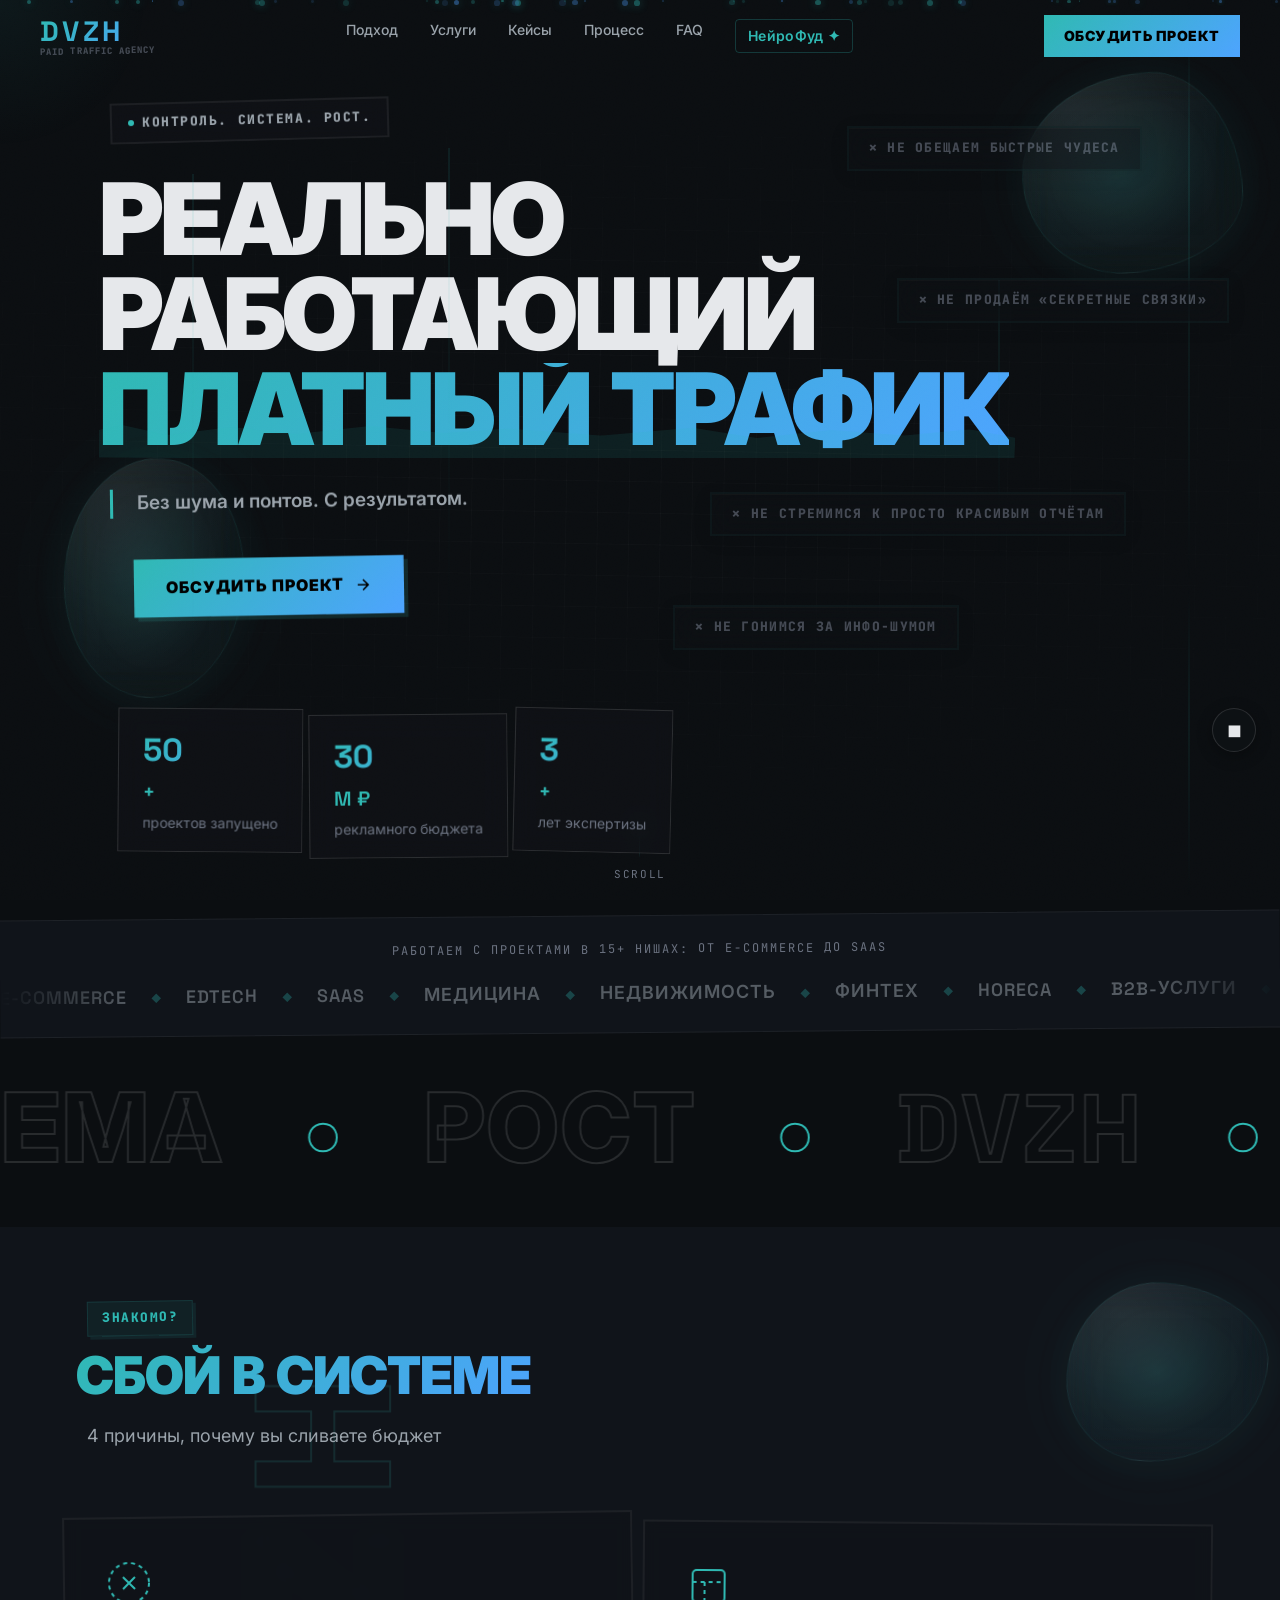
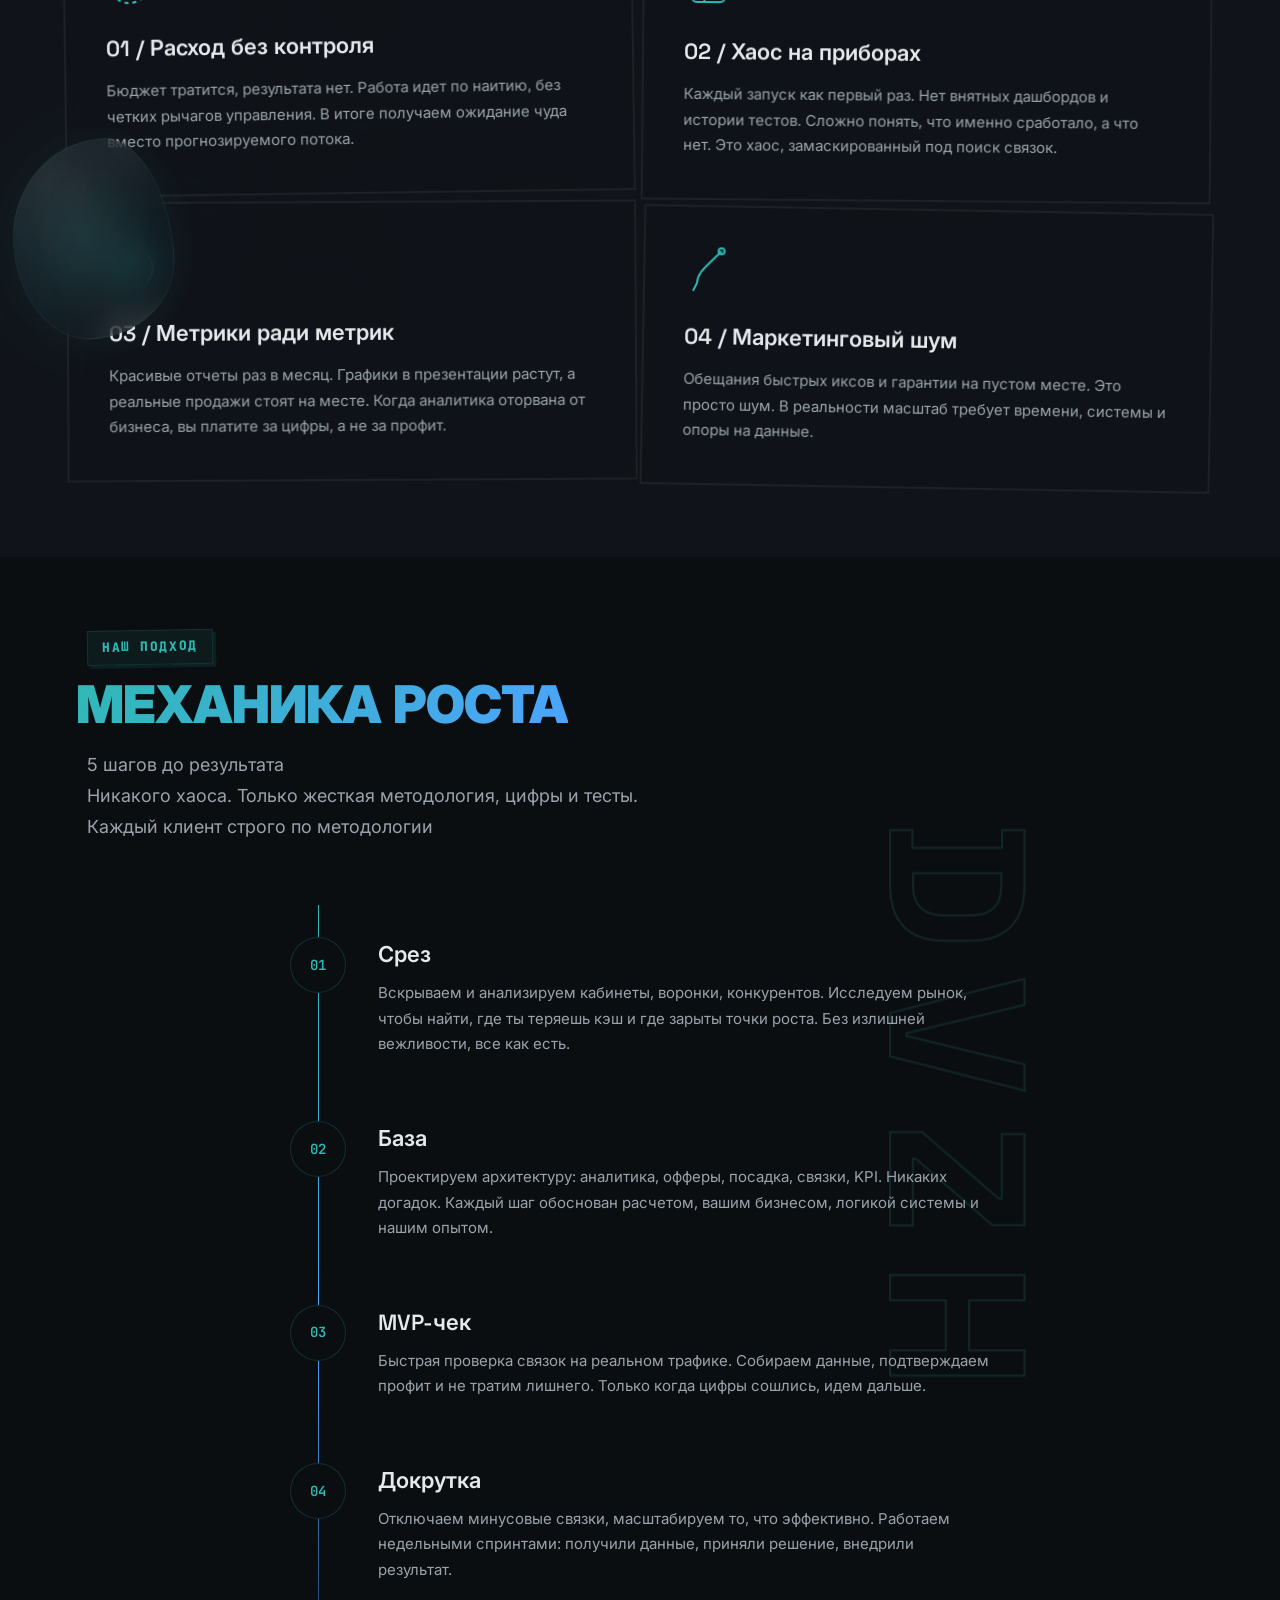
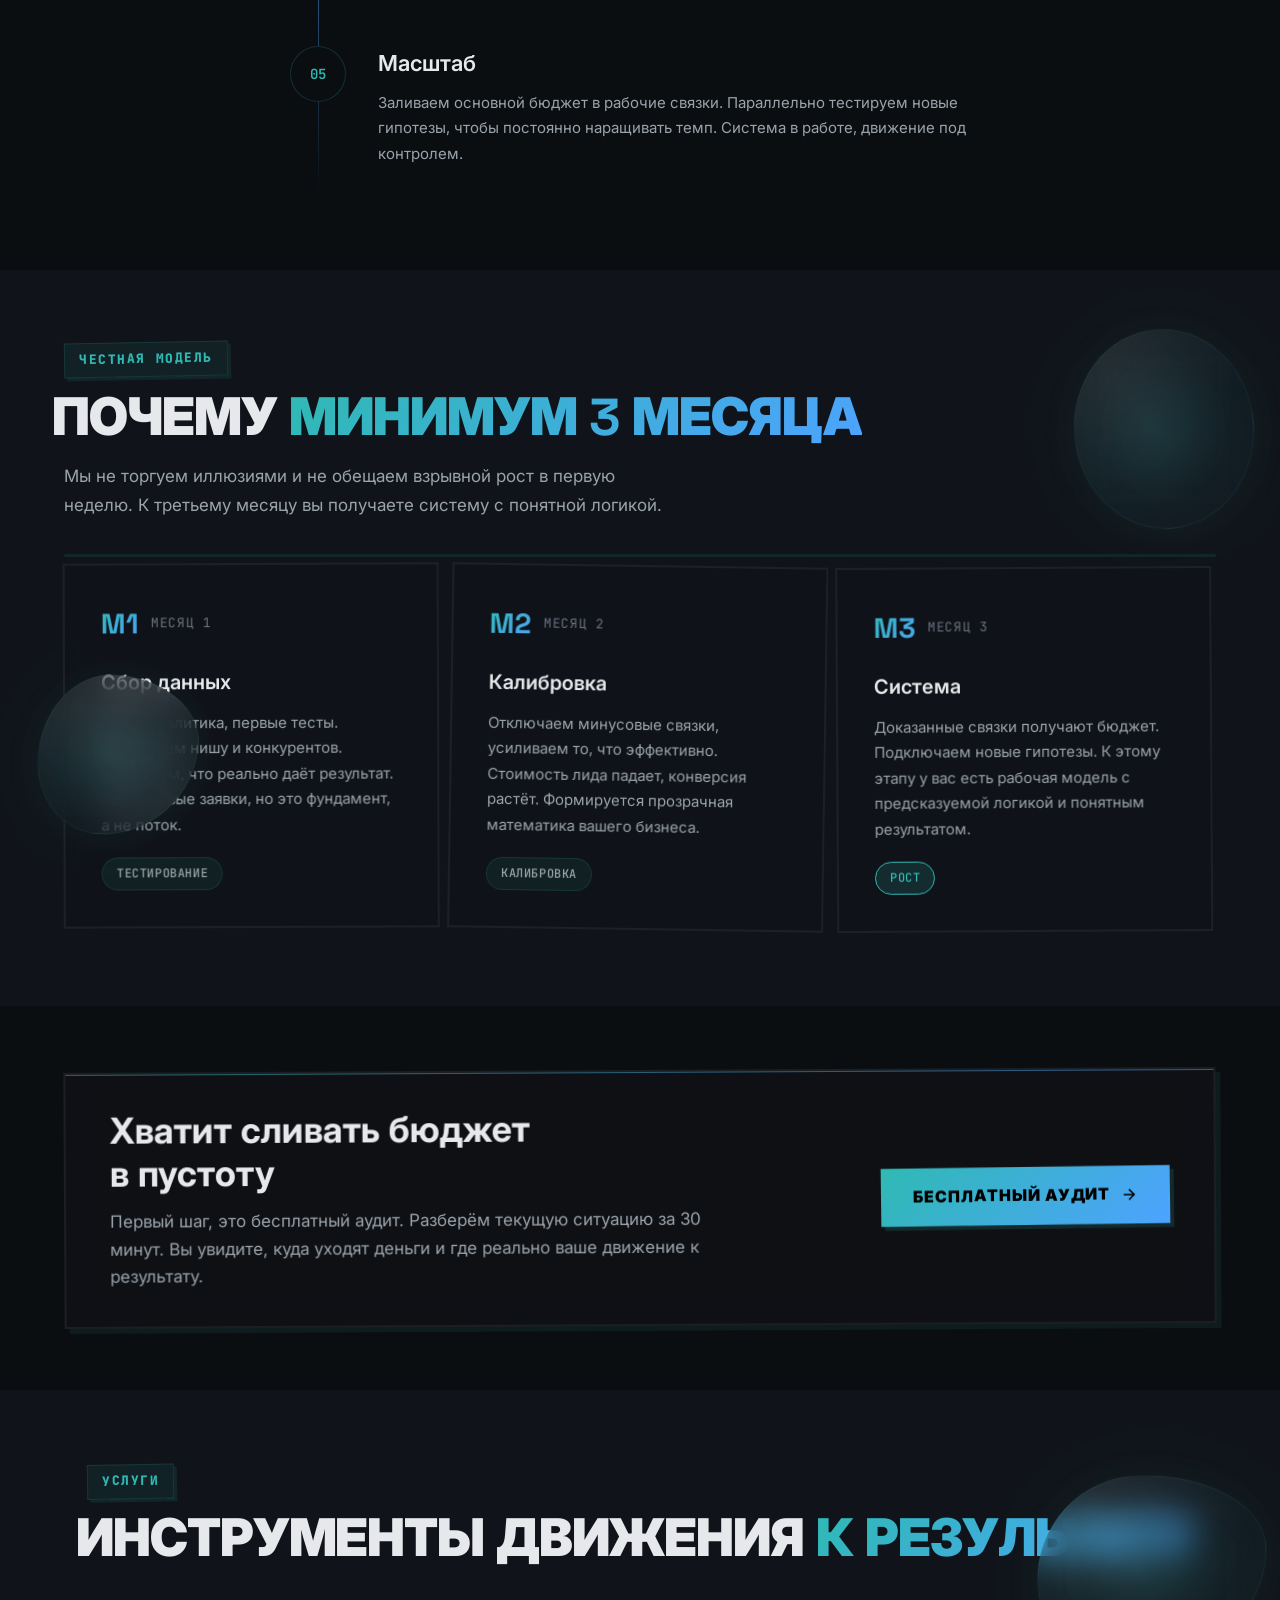
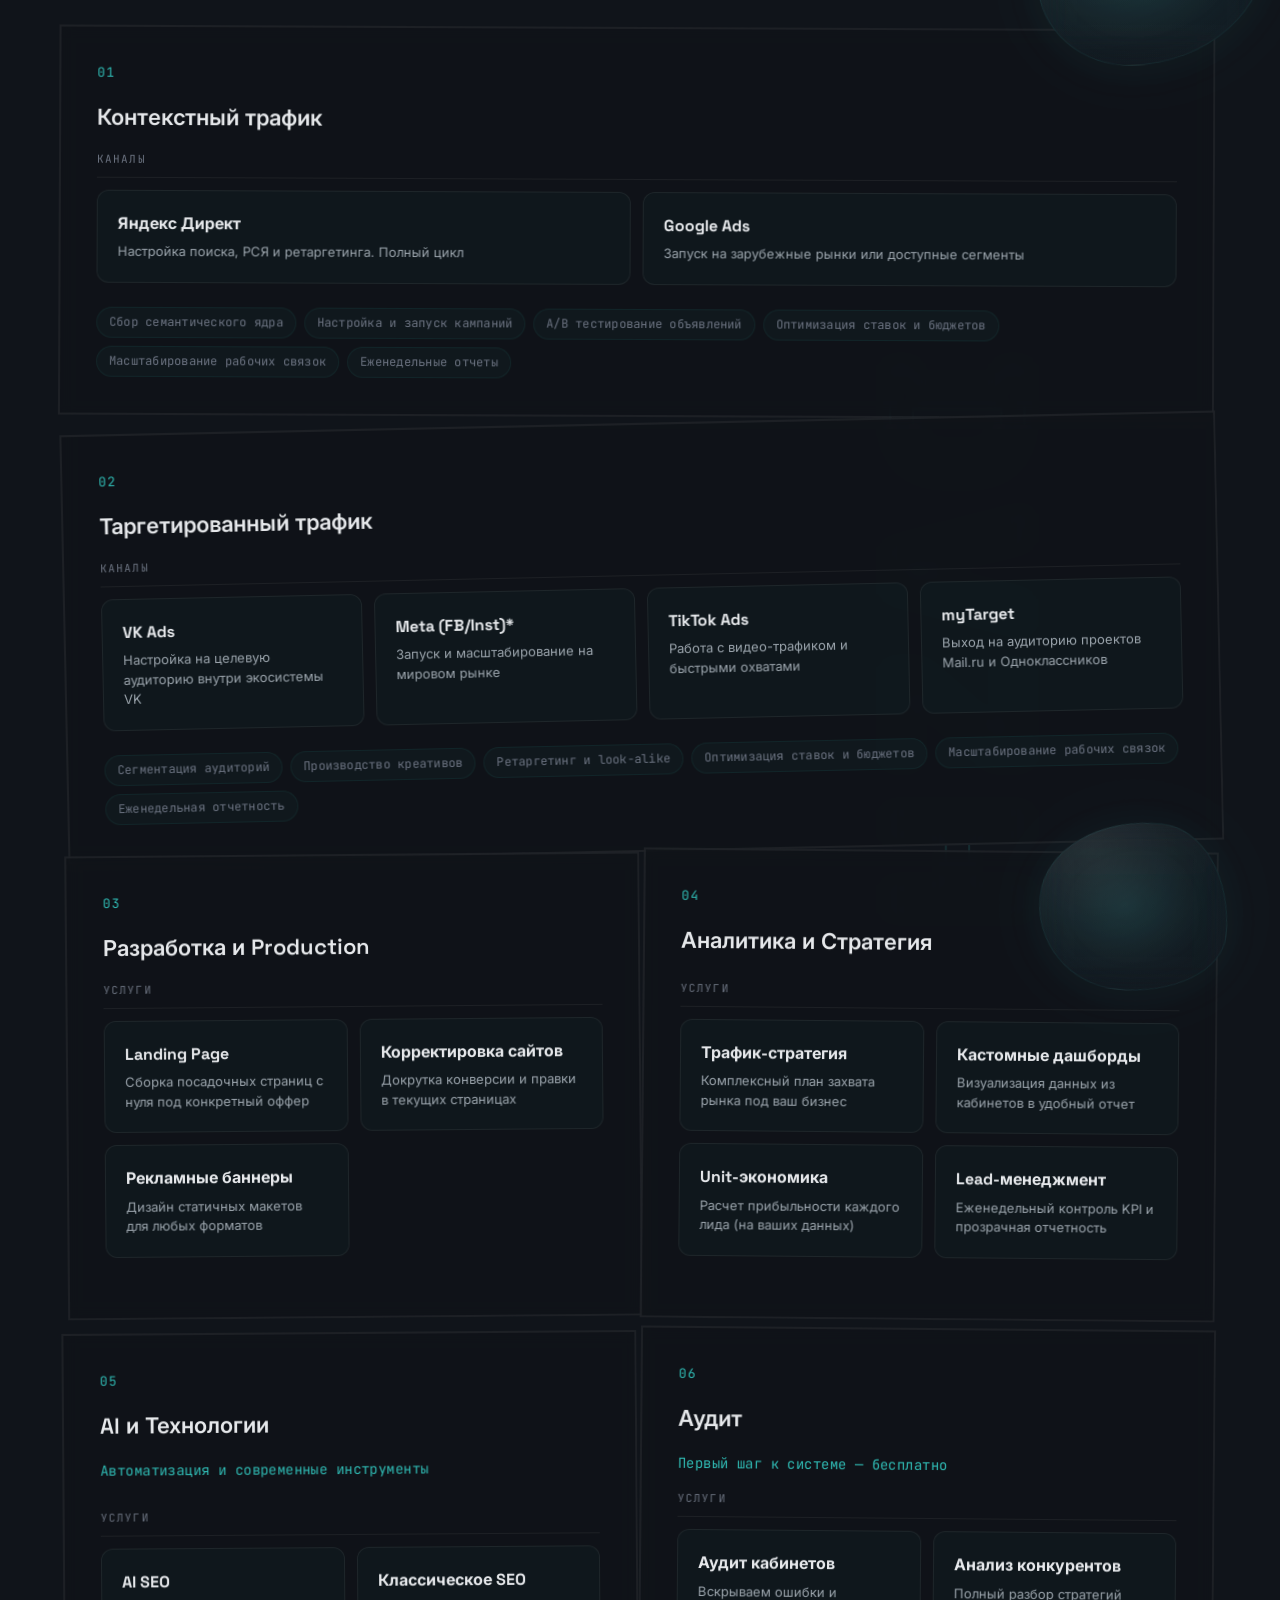
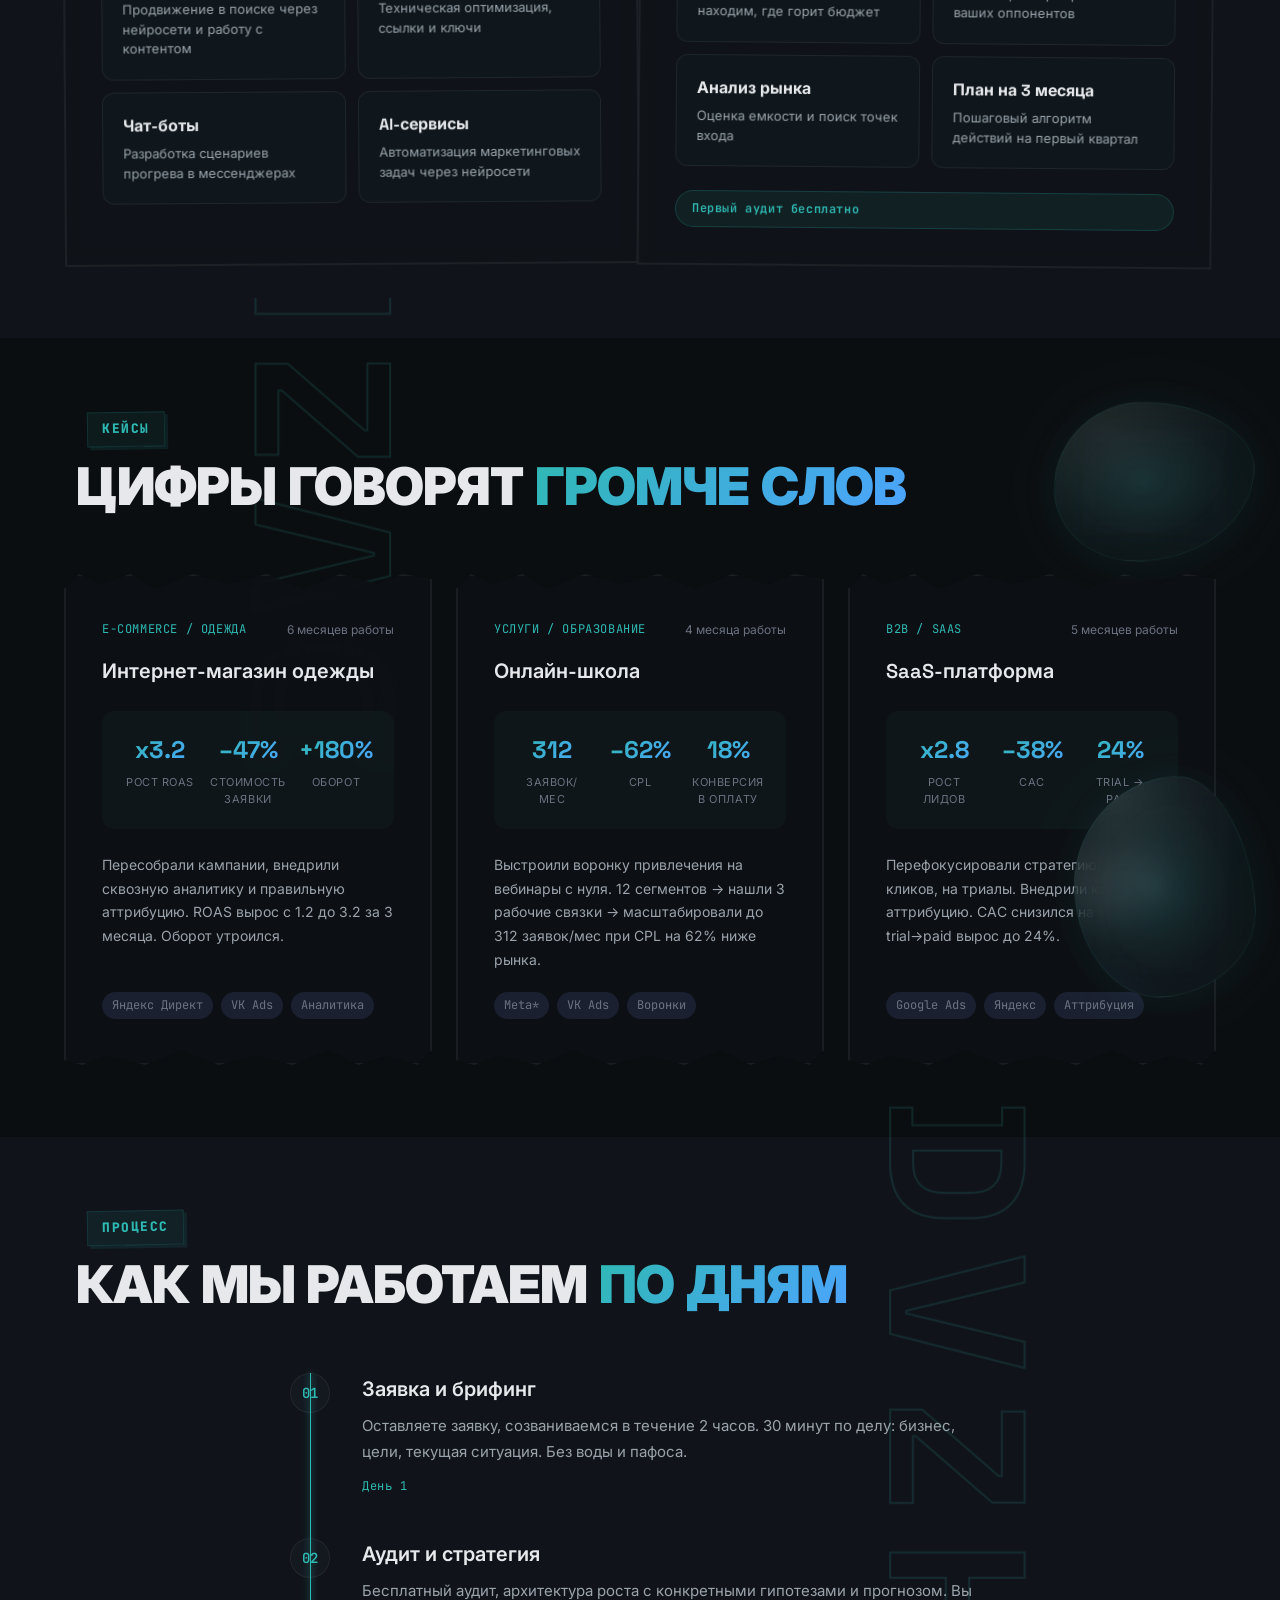
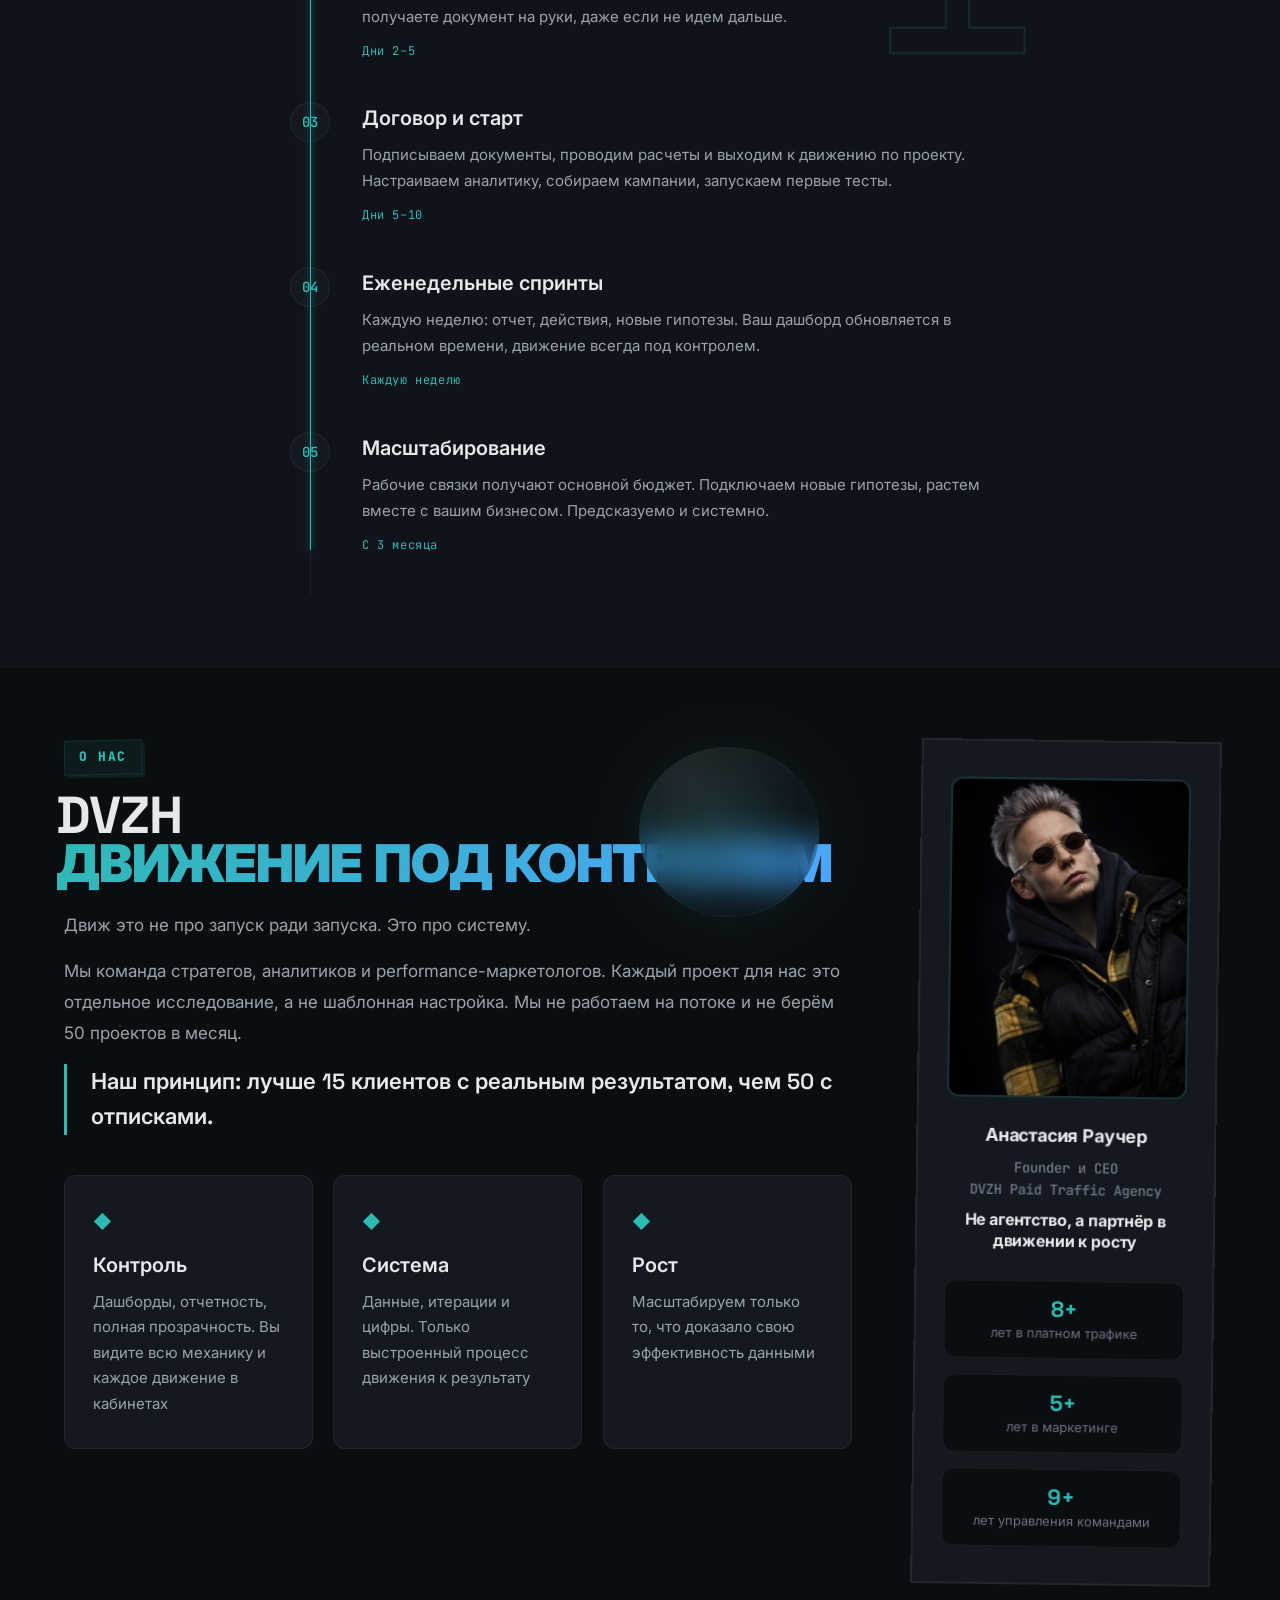
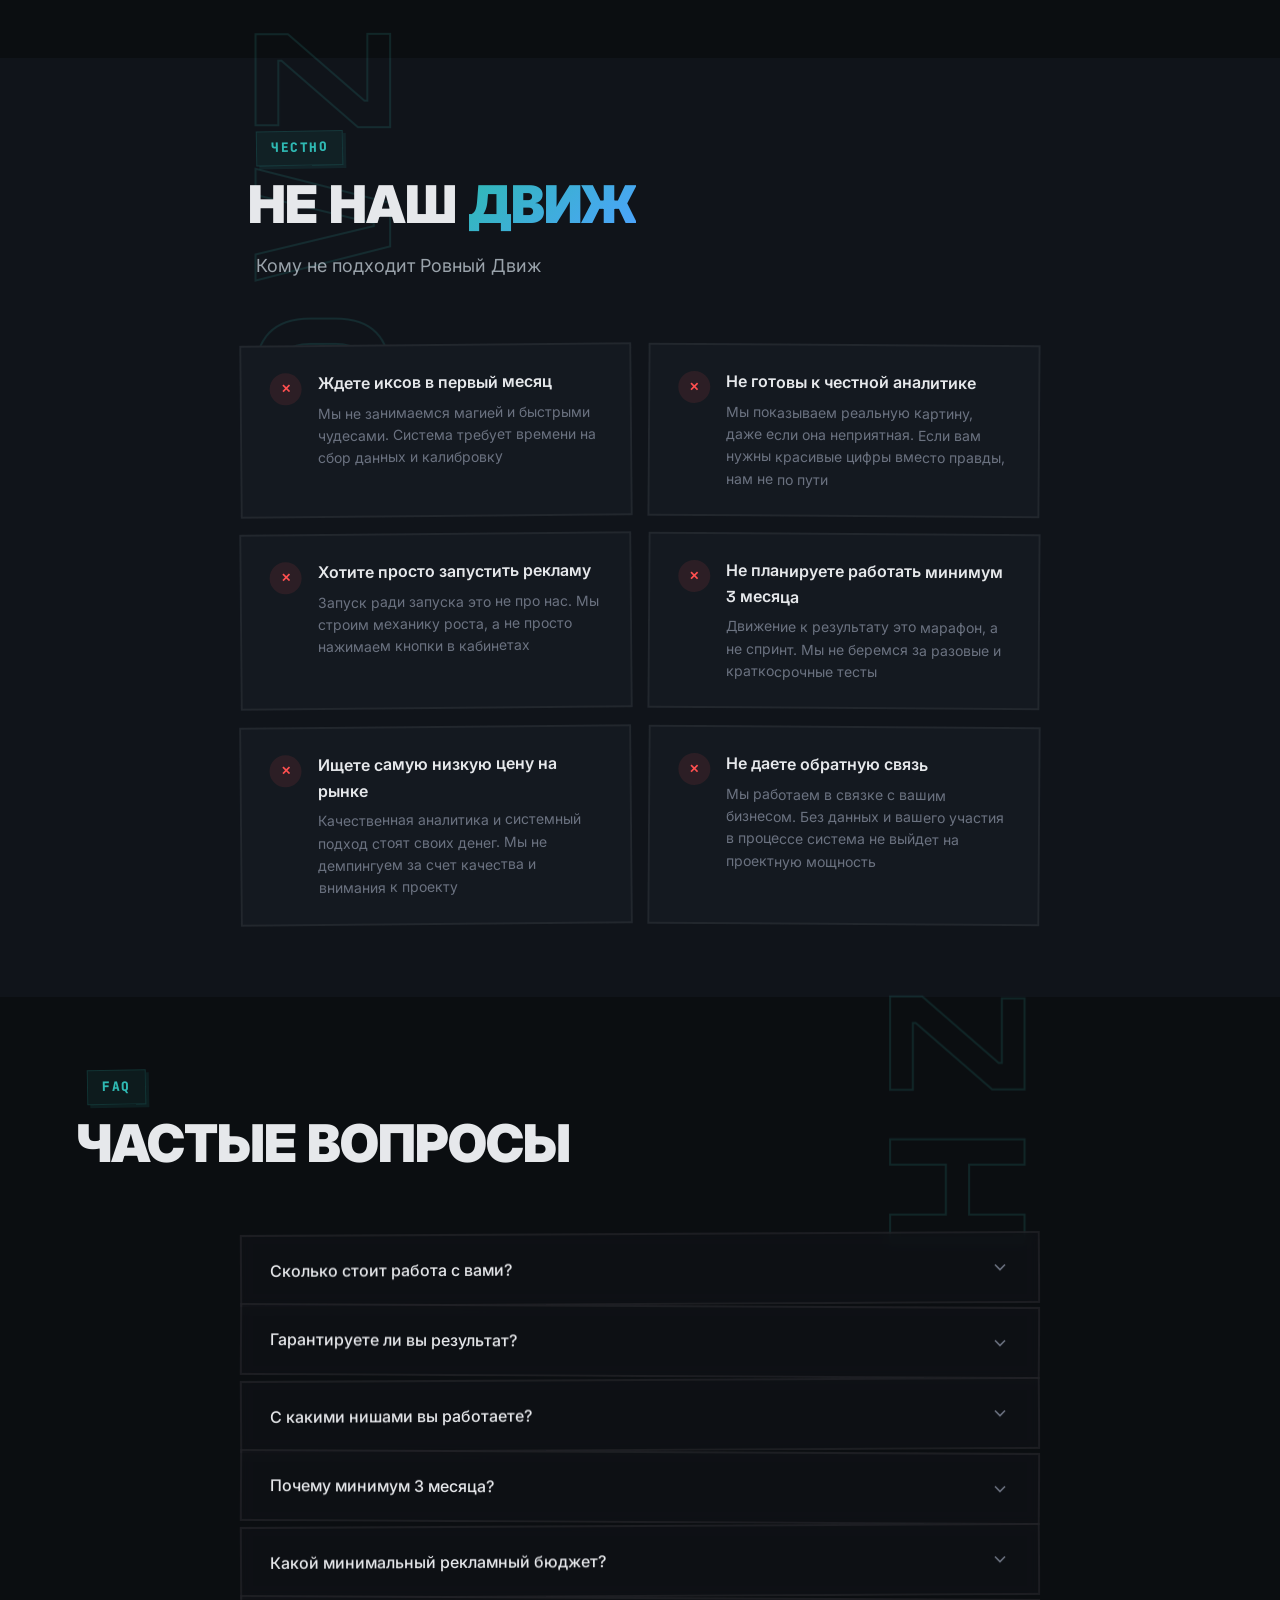
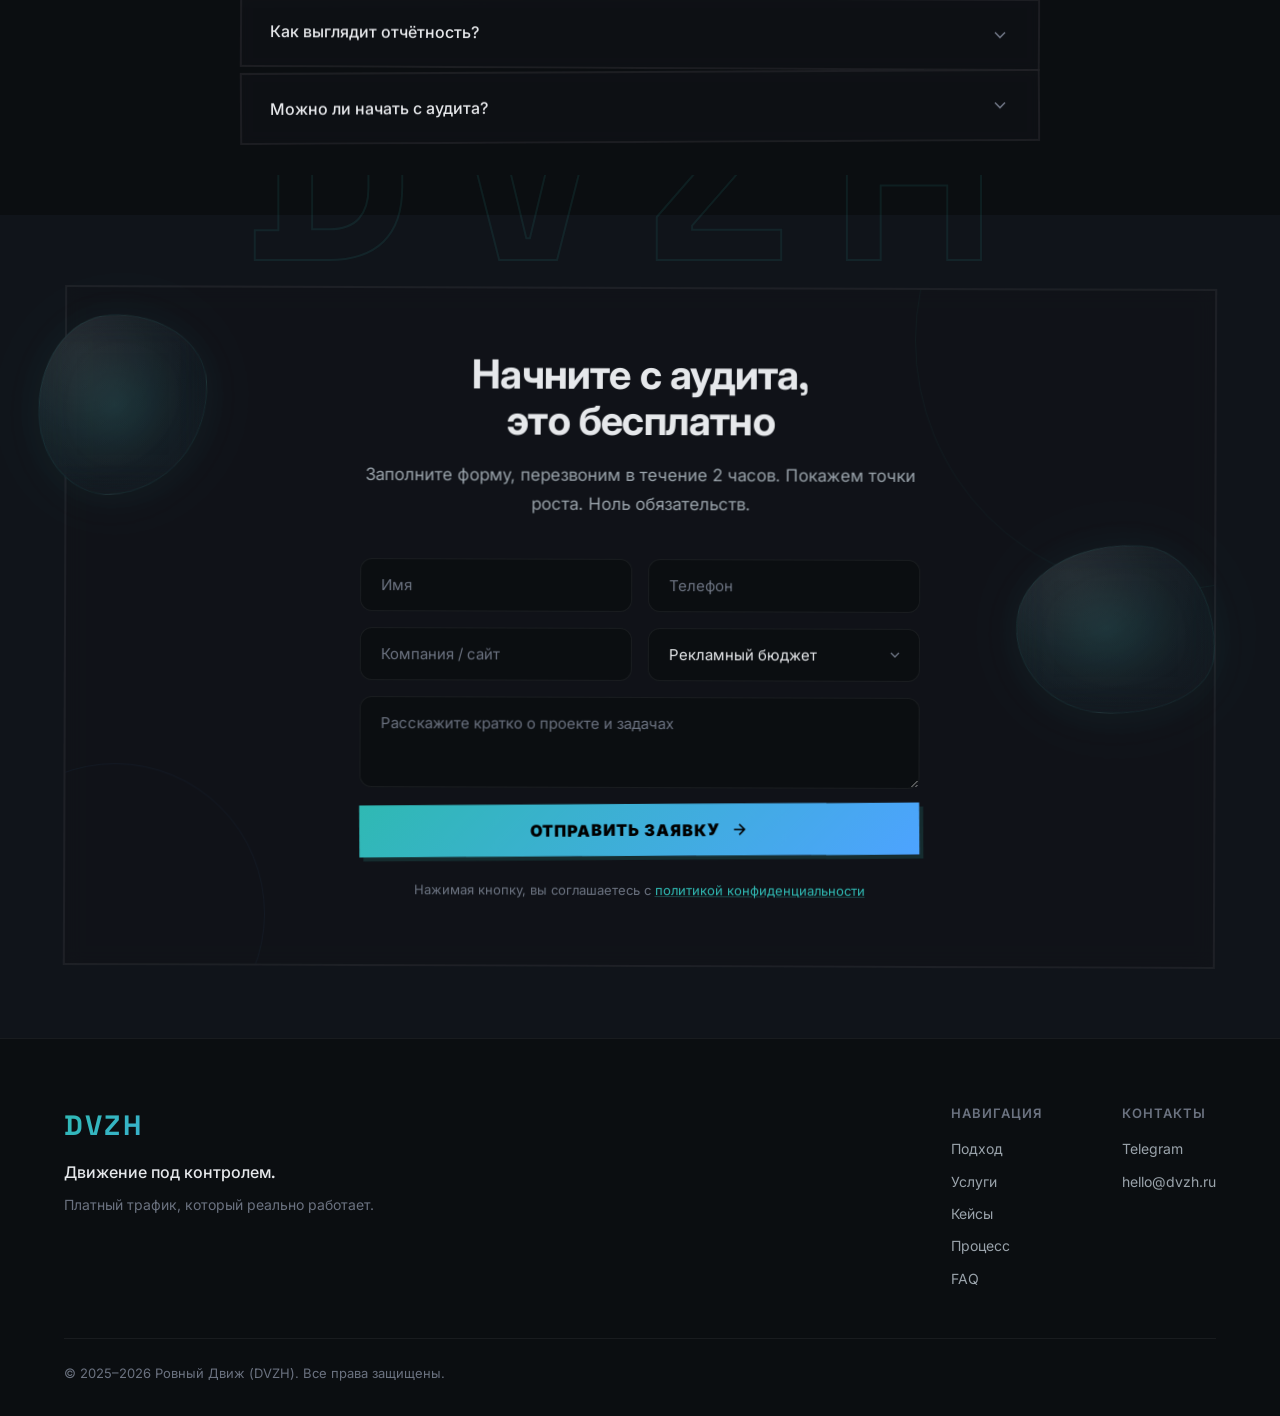
<file: index.html>
﻿<!DOCTYPE html>
<html lang="ru">
<head>
    <meta charset="UTF-8">
    <meta name="viewport" content="width=device-width, initial-scale=1.0, viewport-fit=cover">
    <title>DVZH: реально работающий платный трафик</title>
    <meta name="description" content="DVZH — performance-агентство управляемого трафика. Контекстная и таргетированная реклама, аналитика, аудит. Яндекс.Директ, VK Ads. От 50 000 ₽/мес.">
    <meta name="keywords" content="performance маркетинг, платный трафик, контекстная реклама, Яндекс Директ, VK Ads, таргетированная реклама, маркетинговое агентство, ДВИЖ, DVZH">
    <meta name="robots" content="index, follow, max-snippet:-1, max-image-preview:large, max-video-preview:-1">
    <meta name="author" content="DVZH — Ровный Движ">

    <!-- Canonical & Alternate -->
    <link rel="canonical" href="https://dvzh.tech/">

    <!-- OpenGraph -->
    <meta property="og:type" content="website">
    <meta property="og:url" content="https://dvzh.tech/">
    <meta property="og:title" content="DVZH — Performance-агентство управляемого трафика">
    <meta property="og:description" content="Не запускаем рекламу ради запуска. Строим систему управляемого роста. Контекст, таргет, аналитика. 50+ проектов, 30+ млн ₽ в управлении.">
    <meta property="og:site_name" content="DVZH">
    <meta property="og:locale" content="ru_RU">

    <!-- Twitter Card -->
    <meta name="twitter:card" content="summary_large_image">
    <meta name="twitter:title" content="DVZH — Performance-агентство управляемого трафика">
    <meta name="twitter:description" content="Не запускаем рекламу ради запуска. Строим систему управляемого роста. Контекст, таргет, аналитика. 50+ проектов.">
    <meta name="twitter:site" content="@dvzh_agency">

    <!-- JSON-LD: Organization -->
    <script type="application/ld+json">
    {
      "@context": "https://schema.org",
      "@type": "Organization",
      "name": "DVZH",
      "alternateName": "Ровный Движ",
      "url": "https://dvzh.tech/",
      "logo": "https://dvzh.tech/logo.png",
      "description": "Performance-агентство управляемого платного трафика. Контекстная реклама, таргетированная реклама, аналитика, маркетинговый аудит.",
      "foundingDate": "2022",
      "email": "hello@dvzh.ru",
      "sameAs": [
        "https://t.me/araucher"
      ],
      "contactPoint": {
        "@type": "ContactPoint",
        "contactType": "customer service",
        "availableLanguage": "Russian",
        "url": "https://t.me/araucher"
      }
    }
    </script>

    <!-- JSON-LD: LocalBusiness / ProfessionalService -->
    <script type="application/ld+json">
    {
      "@context": "https://schema.org",
      "@type": "ProfessionalService",
      "name": "DVZH — Ровный Движ",
      "url": "https://dvzh.tech/",
      "description": "Performance-маркетинговое агентство. Управляемый платный трафик: Яндекс.Директ, Google Ads, VK Ads, myTarget. Прозрачная аналитика и системный рост.",
      "email": "hello@dvzh.ru",
      "priceRange": "от 50 000 ₽/мес",
      "currenciesAccepted": "RUB",
      "paymentAccepted": "Банковский перевод",
      "areaServed": {
        "@type": "Country",
        "name": "Россия"
      },
      "knowsAbout": [
        "Контекстная реклама",
        "Яндекс.Директ",
        "Google Ads",
        "Таргетированная реклама",
        "VK Ads",
        "myTarget",
        "Performance-маркетинг",
        "Сквозная аналитика",
        "ROAS",
        "CPL"
      ],
      "hasOfferCatalog": {
        "@type": "OfferCatalog",
        "name": "Услуги DVZH",
        "itemListElement": [
          {
            "@type": "Offer",
            "itemOffered": {
              "@type": "Service",
              "name": "Контекстная реклама",
              "description": "Настройка и ведение рекламных кампаний в Яндекс.Директ и Google Ads"
            }
          },
          {
            "@type": "Offer",
            "itemOffered": {
              "@type": "Service",
              "name": "Таргетированная реклама",
              "description": "Управление кампаниями в VK Ads и myTarget: аудиторные стратегии, креативы, ретаргетинг"
            }
          },
          {
            "@type": "Offer",
            "itemOffered": {
              "@type": "Service",
              "name": "Аналитика и отчётность",
              "description": "Настройка сквозной аналитики, еженедельные отчёты, дашборд в реальном времени"
            }
          },
          {
            "@type": "Offer",
            "itemOffered": {
              "@type": "Service",
              "name": "Маркетинговый аудит",
              "description": "Бесплатный экспресс-аудит текущих рекламных кампаний без обязательств"
            }
          }
        ]
      }
    }
    </script>

    <!-- JSON-LD: FAQPage (для AI-ответов и Featured Snippets) -->
    <script type="application/ld+json">
    {
      "@context": "https://schema.org",
      "@type": "FAQPage",
      "mainEntity": [
        {
          "@type": "Question",
          "name": "Сколько стоит работа с DVZH?",
          "acceptedAnswer": {
            "@type": "Answer",
            "text": "Стоимость зависит от объёма работ, каналов и бюджета. Агентство работает за фиксированную стоимость за управление + KPI-бонус за результат (не за процент от бюджета). Средний чек: от 50 000 ₽/мес за управление."
          }
        },
        {
          "@type": "Question",
          "name": "Гарантирует ли DVZH результат?",
          "acceptedAnswer": {
            "@type": "Answer",
            "text": "DVZH не даёт пустых гарантий. Агентство гарантирует системный подход, прозрачную аналитику и еженедельную оптимизацию. Если за 2 месяца нет прогресса, агентство первым об этом скажет."
          }
        },
        {
          "@type": "Question",
          "name": "С какими нишами работает DVZH?",
          "acceptedAnswer": {
            "@type": "Answer",
            "text": "E-commerce, онлайн-образование, SaaS, услуги, стартапы, малый и средний бизнес. Агентство не работает с серыми нишами, гемблингом и проектами без готового продукта."
          }
        },
        {
          "@type": "Question",
          "name": "Почему DVZH требует минимум 3 месяца?",
          "acceptedAnswer": {
            "@type": "Answer",
            "text": "Первый месяц — тестирование гипотез и сбор данных. Второй — оптимизация. Третий — масштабирование рабочих связок. Реклама — это процесс, а не кнопка. Обещать результат за неделю нечестно."
          }
        },
        {
          "@type": "Question",
          "name": "Какой минимальный рекламный бюджет нужен?",
          "acceptedAnswer": {
            "@type": "Answer",
            "text": "Для тестирования рекомендуется от 50 000 ₽/мес на рекламный бюджет. Для масштабирования — от 150 000 ₽/мес. Оптимальный бюджет обсуждается индивидуально на созвоне."
          }
        },
        {
          "@type": "Question",
          "name": "Как выглядит отчётность в DVZH?",
          "acceptedAnswer": {
            "@type": "Answer",
            "text": "Еженедельные отчёты плюс дашборд в реальном времени. Клиент видит все метрики: расход, заявки, CPL, конверсии, ROAS. Никаких красивых презентаций без сути — только данные и действия."
          }
        },
        {
          "@type": "Question",
          "name": "Можно ли начать с аудита?",
          "acceptedAnswer": {
            "@type": "Answer",
            "text": "Да. DVZH проводит бесплатный экспресс-аудит текущих рекламных кампаний. Покажут, куда утекает бюджет и что можно улучшить. Без обязательств."
          }
        }
      ]
    }
    </script>

    <!-- JSON-LD: WebSite -->
    <script type="application/ld+json">
    {
      "@context": "https://schema.org",
      "@type": "WebSite",
      "name": "DVZH",
      "url": "https://dvzh.tech/",
      "description": "Performance-агентство управляемого трафика. Платный трафик, который реально работает.",
      "inLanguage": "ru"
    }
    </script>

    <link rel="preconnect" href="https://fonts.googleapis.com">
    <link rel="preconnect" href="https://fonts.gstatic.com" crossorigin>
    <link href="https://fonts.googleapis.com/css2?family=Inter:wght@300;400;500;600;700;800;900&family=Space+Grotesk:wght@400;500;600;700&family=JetBrains+Mono:wght@400;500;600&family=Kalam:wght@400;700&display=swap" rel="stylesheet">
    <link rel="stylesheet" href="styles.css">
</head>
<body class="vstyle-collage">

    <!-- ============================================ -->
    <!-- SHOWCASE PANEL — Visual Style & Palette Viewer -->
    <!-- ============================================ -->
    <div class="showcase" id="showcase">
        <button class="showcase__close" id="showcaseClose">✕ Закрыть</button>

        <div class="showcase__inner">
            <header class="showcase__header">
                <h1 class="showcase__logo">DVZH</h1>
                <p class="showcase__subtitle">Визуальные стили</p>
            </header>

            <!-- VISUAL STYLES -->
            <section class="showcase__section">
                <h2 class="showcase__section-title">Визуальные стили</h2>
                <p class="showcase__section-desc">Стили меняют типографику, декор и характер, но не трогают ваши фирменные цвета. Комбинируйте с любой палитрой.</p>

                <div class="style-grid">
                    <!-- 1. Классика (Default) -->
                    <div class="style-card style-card--active" data-apply-vstyle="" onclick="applyVstyleFromShowcase(this)">
                        <div class="style-card__preview" style="background: var(--bg-primary)">
                            <div class="style-card__preview-nav" style="border-bottom: 1px solid var(--border)">
                                <span style="color: var(--accent-1); font-weight: 800; font-size: 14px;">DVZH</span>
                            </div>
                            <div class="style-card__preview-hero">
                                <div class="style-card__preview-badge" style="border-color: var(--border-hover); color: var(--text-secondary);">Performance</div>
                                <div class="style-card__preview-title" style="color: var(--text-primary);">Трафик <span style="color: var(--accent-1);">работает</span></div>
                                <div class="style-card__preview-btn" style="background: var(--gradient-accent); color: #000;">Обсудить</div>
                            </div>
                            <div class="style-card__preview-orbit" style="border-color: var(--border);"></div>
                        </div>
                        <div class="style-card__info">
                            <h3>Классика</h3>
                            <p>Базовый стиль. Орбиты, aurora, градиентные акценты.</p>
                            <span class="style-card__badge style-card__badge--default">DEFAULT</span>
                        </div>
                    </div>

                    <!-- 2. Minimal Tech -->
                    <div class="style-card" data-apply-vstyle="vstyle-minimal-tech" onclick="applyVstyleFromShowcase(this)">
                        <div class="style-card__preview" style="background: var(--bg-primary)">
                            <div class="style-card__preview-nav" style="border-bottom: 1px solid var(--border)">
                                <span style="color: var(--accent-1); font-weight: 600; font-size: 14px; letter-spacing: 0.15em;">DVZH</span>
                            </div>
                            <div class="style-card__preview-hero">
                                <div class="style-card__preview-badge" style="border: 1px solid var(--border); color: var(--text-secondary); font-weight: 400; letter-spacing: 0.05em;">Performance</div>
                                <div class="style-card__preview-title" style="color: var(--text-primary); font-weight: 600; letter-spacing: 0.01em;">Трафик <span style="color: var(--accent-1);">работает</span></div>
                                <div class="style-card__preview-btn" style="background: var(--gradient-accent); color: #000; font-weight: 500;">Обсудить</div>
                            </div>
                            <div class="style-card__preview-orbit" style="border-color: var(--border); opacity: 0.12;"></div>
                        </div>
                        <div class="style-card__info">
                            <h3>Minimal Tech</h3>
                            <p>Чистый минимализм. Тонкие обводки, лёгкие шрифты, сдержанно.</p>
                        </div>
                    </div>

                    <!-- 3. Street Control -->
                    <div class="style-card" data-apply-vstyle="vstyle-street" onclick="applyVstyleFromShowcase(this)">
                        <div class="style-card__preview" style="background: var(--bg-primary)">
                            <div class="style-card__preview-nav" style="border-bottom: 2px solid var(--border-hover)">
                                <span style="color: var(--accent-1); font-weight: 900; font-size: 16px; letter-spacing: 0.15em; text-transform: uppercase;">DVZH</span>
                            </div>
                            <div class="style-card__preview-hero">
                                <div class="style-card__preview-badge" style="border: 2px solid var(--accent-1); color: var(--text-secondary); font-weight: 700; text-transform: uppercase; letter-spacing: 0.08em;">PERFORMANCE</div>
                                <div class="style-card__preview-title" style="color: var(--text-primary); text-transform: uppercase; font-weight: 900; letter-spacing: 0.03em;">Контроль</div>
                                <div class="style-card__preview-btn" style="background: var(--gradient-accent); color: #000; text-transform: uppercase; font-weight: 900; letter-spacing: 0.06em;">Обсудить</div>
                            </div>
                        </div>
                        <div class="style-card__info">
                            <h3>Street Graffiti</h3>
                            <p>Уличная эстетика. Потеки краски, трафареты, grain-шум, городской характер.</p>
                        </div>
                    </div>

                    <!-- 4. Performance Lab -->
                    <div class="style-card" data-apply-vstyle="vstyle-lab" onclick="applyVstyleFromShowcase(this)">
                        <div class="style-card__preview" style="background: var(--bg-primary)">
                            <div class="style-card__preview-nav" style="border-bottom: 1px solid var(--border)">
                                <span style="font-family: 'JetBrains Mono', monospace; color: var(--accent-1); font-weight: 600; font-size: 13px; letter-spacing: 0.1em;">DVZH://</span>
                            </div>
                            <div class="style-card__preview-hero">
                                <div class="style-card__preview-badge" style="border: 1px solid var(--accent-1); color: var(--text-secondary); font-family: 'JetBrains Mono', monospace; font-size: 9px;">ROI: 340%</div>
                                <div class="style-card__preview-title" style="color: var(--text-primary); font-family: 'JetBrains Mono', monospace; font-size: 14px;">Трафик <span style="color: var(--accent-1);">работает</span></div>
                                <div class="style-card__preview-btn" style="background: var(--gradient-accent); color: #000;">Запуск</div>
                            </div>
                            <div class="style-card__preview-orbit" style="border-color: var(--border); border-style: dashed; opacity: 0.1;"></div>
                        </div>
                        <div class="style-card__info">
                            <h3>Performance Lab</h3>
                            <p>Лабораторная точность. Моношрифт, дата-бейджи, dashboard-стиль.</p>
                        </div>
                    </div>

                    <!-- 5. Orbit System -->
                    <div class="style-card" data-apply-vstyle="vstyle-orbit" onclick="applyVstyleFromShowcase(this)">
                        <div class="style-card__preview" style="background: var(--bg-primary)">
                            <div class="style-card__preview-nav" style="border-bottom: 1px solid var(--border)">
                                <span style="color: var(--accent-1); font-weight: 800; font-size: 14px;">DVZH</span>
                            </div>
                            <div class="style-card__preview-hero">
                                <div class="style-card__preview-badge" style="border-color: var(--border-hover); color: var(--text-secondary);">Orbit</div>
                                <div class="style-card__preview-title" style="color: var(--text-primary); letter-spacing: 0.02em;">Трафик <span style="color: var(--accent-1);">растёт</span></div>
                                <div class="style-card__preview-btn" style="background: var(--gradient-accent); color: #000;">Обсудить</div>
                            </div>
                            <div class="style-card__preview-orbit" style="border-color: var(--accent-1); opacity: 0.3;"></div>
                            <div class="style-card__preview-orbit" style="border-color: var(--accent-2); opacity: 0.15; width: 160%; height: 160%;"></div>
                        </div>
                        <div class="style-card__info">
                            <h3>Orbit System</h3>
                            <p>Космическая динамика. Орбиты, свечение, акценты на полную.</p>
                        </div>
                    </div>

                    <!-- 6. Monolith DVZH -->
                    <div class="style-card" data-apply-vstyle="vstyle-monolith" onclick="applyVstyleFromShowcase(this)">
                        <div class="style-card__preview" style="background: var(--bg-primary); border-radius: 4px;">
                            <div class="style-card__preview-nav" style="border-bottom: 2px solid var(--border-hover)">
                                <span style="color: var(--text-primary); font-weight: 900; font-size: 20px; letter-spacing: 0.3em;">DVZH</span>
                            </div>
                            <div class="style-card__preview-hero">
                                <div class="style-card__preview-title" style="color: var(--text-primary); font-size: 18px; font-weight: 900; letter-spacing: 0.08em; text-transform: uppercase;">Система</div>
                                <div class="style-card__preview-btn" style="background: var(--gradient-accent); color: #000; font-weight: 900; border-radius: 2px; text-transform: uppercase; letter-spacing: 0.08em;">Обсудить</div>
                            </div>
                        </div>
                        <div class="style-card__info">
                            <h3>Monolith DVZH</h3>
                            <p>Монументальный характер. DVZH как блок, жёсткий uppercase.</p>
                        </div>
                    </div>

                    <!-- 7. Blueprint -->
                    <div class="style-card" data-apply-vstyle="vstyle-blueprint" onclick="applyVstyleFromShowcase(this)">
                        <div class="style-card__preview" style="background: var(--bg-primary)">
                            <div class="style-card__preview-nav" style="border-bottom: 1px dashed var(--border-hover)">
                                <span style="font-family: 'JetBrains Mono', monospace; color: var(--accent-1); font-weight: 600; font-size: 14px; letter-spacing: 0.1em;">DVZH</span>
                            </div>
                            <div class="style-card__preview-hero">
                                <div class="style-card__preview-badge" style="border: 1px dashed var(--accent-1); color: var(--text-secondary); font-family: 'JetBrains Mono', monospace;">Blueprint</div>
                                <div class="style-card__preview-title" style="color: var(--text-primary);">Трафик <span style="color: var(--accent-1);">работает</span></div>
                                <div class="style-card__preview-btn" style="background: var(--gradient-accent); color: #000;">Обсудить</div>
                            </div>
                            <div class="style-card__preview-orbit" style="border-color: var(--border); border-style: dashed;"></div>
                        </div>
                        <div class="style-card__info">
                            <h3>Blueprint</h3>
                            <p>Чертёжная эстетика. Dashed-линии, grid-разметка, инженерный стиль.</p>
                            <span class="style-card__badge" style="background: var(--border); color: var(--accent-1);">CUSTOM</span>
                        </div>
                    </div>

                    <!-- 8. Glitch Protocol -->
                    <div class="style-card" data-apply-vstyle="vstyle-glitch" onclick="applyVstyleFromShowcase(this)">
                        <div class="style-card__preview" style="background: var(--bg-primary)">
                            <div class="style-card__preview-nav" style="border-bottom: 1px solid var(--border)">
                                <span style="color: var(--accent-1); font-weight: 800; font-size: 14px; letter-spacing: 0.1em; animation: glitch 3s infinite;">DVZH</span>
                            </div>
                            <div class="style-card__preview-hero">
                                <div class="style-card__preview-badge" style="border-color: var(--border-hover); color: var(--text-secondary); font-family: 'JetBrains Mono', monospace; text-transform: uppercase;">GLITCH</div>
                                <div class="style-card__preview-title" style="color: var(--text-primary);">Трафик <span style="color: var(--accent-1);">работает</span></div>
                                <div class="style-card__preview-btn" style="background: var(--gradient-accent); color: #000;">Обсудить</div>
                            </div>
                        </div>
                        <div class="style-card__info">
                            <h3>Glitch Protocol</h3>
                            <p>Цифровой авангард. Искажения, шум, CRT-эффект, кибер-эстетика.</p>
                            <span class="style-card__badge" style="background: var(--border); color: var(--accent-1);">CUSTOM</span>
                        </div>
                    </div>

                    <!-- 9. Handtag -->
                    <div class="style-card" data-apply-vstyle="vstyle-handtag" onclick="applyVstyleFromShowcase(this)">
                        <div class="style-card__preview" style="background: var(--bg-primary); background-image: linear-gradient(rgba(var(--accent-1-rgb), 0.04) 1px, transparent 1px), linear-gradient(90deg, rgba(var(--accent-1-rgb), 0.04) 1px, transparent 1px); background-size: 20px 20px;">
                            <div class="style-card__preview-nav" style="border-bottom: 1px solid var(--border)">
                                <span style="font-family: 'Kalam', cursive; color: var(--accent-1); font-weight: 700; font-size: 20px; letter-spacing: 0.01em;">DVZH</span>
                            </div>
                            <div class="style-card__preview-hero">
                                <div class="style-card__preview-badge" style="border: 1px solid rgba(var(--accent-1-rgb), 0.3); color: var(--text-secondary); font-family: 'JetBrains Mono', monospace; font-size: 9px; letter-spacing: 0.12em; text-transform: uppercase;">HANDTAG</div>
                                <div class="style-card__preview-title" style="color: var(--text-primary); font-size: 16px; font-weight: 800;">Система <span style="color: var(--accent-1); font-family: 'Kalam', cursive; font-weight: 700; text-decoration: underline; text-decoration-color: rgba(var(--accent-1-rgb), 0.25); text-underline-offset: 3px;">роста</span></div>
                                <div class="style-card__preview-btn" style="background: var(--gradient-accent); color: #000; font-family: 'Kalam', cursive; font-weight: 700; border-radius: 2px;">Обсудить</div>
                            </div>
                        </div>
                        <div class="style-card__info">
                            <h3>Handtag</h3>
                            <p>Маркер инженера. Точные пометки на чертеже, сухо и уверенно.</p>
                            <span class="style-card__badge" style="background: var(--border); color: var(--accent-1);">CUSTOM</span>
                        </div>
                    </div>

                    <!-- 10. Cosmos -->
                    <div class="style-card" data-apply-vstyle="vstyle-cosmos" onclick="applyVstyleFromShowcase(this)">
                        <div class="style-card__preview" style="background: radial-gradient(ellipse at 30% 60%, rgba(var(--accent-1-rgb), 0.08) 0%, var(--bg-primary) 70%);">
                            <div class="style-card__preview-nav" style="border-bottom: 1px solid rgba(var(--accent-1-rgb), 0.1)">
                                <span style="color: var(--accent-1); font-weight: 300; font-size: 16px; letter-spacing: -0.02em;">DVZH</span>
                            </div>
                            <div class="style-card__preview-hero">
                                <div class="style-card__preview-badge" style="border-color: rgba(var(--accent-1-rgb), 0.15); color: var(--text-muted); font-size: 8px; letter-spacing: 0.04em;">COSMOS</div>
                                <div class="style-card__preview-title" style="color: var(--text-primary); font-weight: 300; letter-spacing: -0.02em;">Глубина <span style="color: var(--accent-1); opacity: 0.9;">космоса</span></div>
                                <div class="style-card__preview-btn" style="background: var(--gradient-accent); color: #000; border-radius: 50px; font-weight: 400; letter-spacing: 0.04em;">Обсудить</div>
                            </div>
                            <div class="style-card__preview-orbit" style="border-color: rgba(var(--accent-1-rgb), 0.08); animation: orbit-rotate 20s linear infinite;"></div>
                            <div class="style-card__preview-orbit" style="border-color: rgba(var(--accent-1-rgb), 0.04); width: 350px; height: 350px; right: -100px; animation: orbit-rotate 35s linear infinite reverse;"></div>
                        </div>
                        <div class="style-card__info">
                            <h3>Cosmos</h3>
                            <p>Глубина и масштаб. Орбиты, параллакс, парящие элементы, стекло-сферы.</p>
                            <span class="style-card__badge" style="background: rgba(var(--accent-1-rgb), 0.12); color: var(--accent-1);">NEW</span>
                        </div>
                    </div>

                    <!-- 11. Pulse -->
                    <div class="style-card" data-apply-vstyle="vstyle-pulse" onclick="applyVstyleFromShowcase(this)">
                        <div class="style-card__preview" style="background: var(--bg-primary); background-image: repeating-linear-gradient(0deg, transparent, transparent 3px, rgba(255,255,255,0.015) 3px, rgba(255,255,255,0.015) 4px);">
                            <div class="style-card__preview-nav" style="border-bottom: 2px solid var(--accent-1)">
                                <span style="color: var(--accent-1); font-weight: 900; font-size: 14px; letter-spacing: 0.08em; text-transform: uppercase;">DVZH</span>
                            </div>
                            <div class="style-card__preview-hero">
                                <div class="style-card__preview-badge" style="border-color: var(--accent-1); color: var(--accent-1); font-size: 8px; letter-spacing: 0.1em; text-transform: uppercase; border-radius: 0;">PULSE</div>
                                <div class="style-card__preview-title" style="color: var(--text-primary); font-weight: 900; text-transform: uppercase; letter-spacing: 0.06em; font-size: 16px;">Сырая <span style="color: var(--accent-1);">энергия</span></div>
                                <div class="style-card__preview-btn" style="background: transparent; color: var(--accent-1); border: 2px solid var(--accent-1); border-radius: 0; font-weight: 900; text-transform: uppercase; letter-spacing: 0.06em;">Обсудить</div>
                            </div>
                        </div>
                        <div class="style-card__info">
                            <h3>Pulse</h3>
                            <p>Андерграунд. Шум, сканлайны, glitch-помехи, тяжёлый текст, сырая энергия.</p>
                            <span class="style-card__badge" style="background: rgba(var(--accent-1-rgb), 0.12); color: var(--accent-1);">NEW</span>
                        </div>
                    </div>

                    <!-- 12. Kinetic -->
                    <div class="style-card" data-apply-vstyle="vstyle-kinetic" onclick="applyVstyleFromShowcase(this)">
                        <div class="style-card__preview" style="background: linear-gradient(135deg, var(--bg-primary) 40%, rgba(var(--accent-1-rgb), 0.04) 100%);">
                            <div class="style-card__preview-nav" style="border-bottom: 1px solid var(--border)">
                                <span style="color: var(--accent-1); font-weight: 700; font-size: 15px; font-style: italic; letter-spacing: 0.01em;">DVZH</span>
                            </div>
                            <div class="style-card__preview-hero">
                                <div class="style-card__preview-badge" style="border-color: rgba(var(--accent-1-rgb), 0.2); color: var(--text-secondary); font-size: 8px; letter-spacing: 0.06em; transform: skewX(-3deg);">KINETIC</div>
                                <div class="style-card__preview-title" style="color: var(--text-primary); font-weight: 700; font-style: italic; letter-spacing: 0.01em;">Чистое <span style="color: var(--accent-1);">движение</span></div>
                                <div class="style-card__preview-btn" style="background: var(--gradient-accent); color: #000; border-radius: 4px; font-weight: 700; font-style: italic; transform: skewX(-3deg);">Обсудить</div>
                            </div>
                            <!-- Speed lines -->
                            <div style="position: absolute; top: 30%; right: 10%; width: 60px; height: 2px; background: linear-gradient(90deg, var(--accent-1), transparent); opacity: 0.15; transform: rotate(-5deg);"></div>
                            <div style="position: absolute; top: 50%; right: 15%; width: 40px; height: 1px; background: linear-gradient(90deg, var(--accent-1), transparent); opacity: 0.1; transform: rotate(-5deg);"></div>
                            <div style="position: absolute; top: 70%; right: 8%; width: 50px; height: 1px; background: linear-gradient(90deg, var(--accent-1), transparent); opacity: 0.12; transform: rotate(-5deg);"></div>
                        </div>
                        <div class="style-card__info">
                            <h3>Kinetic</h3>
                            <p>Скорость и вектор. Шлейфы, motion blur, курсивный текст, диагональная динамика.</p>
                            <span class="style-card__badge" style="background: rgba(var(--accent-1-rgb), 0.12); color: var(--accent-1);">NEW</span>
                        </div>
                    </div>

                    <!-- ═══════════════════════════════════════ -->
                    <!-- LAYOUT ENGINES (Radical)                -->
                    <!-- ═══════════════════════════════════════ -->

                    <!-- 13. Orbital Layers -->
                    <div class="style-card" data-apply-vstyle="vstyle-orbital" onclick="applyVstyleFromShowcase(this)">
                        <div class="style-card__preview" style="background: radial-gradient(ellipse at center, rgba(var(--accent-1-rgb), 0.06) 0%, var(--bg-primary) 70%); overflow: hidden;">
                            <div class="style-card__preview-nav" style="border-bottom: 1px dashed rgba(var(--accent-1-rgb), 0.12); text-align: center;">
                                <span style="color: var(--accent-1); font-weight: 200; font-size: 14px; letter-spacing: 0.2em;">DVZH</span>
                            </div>
                            <div class="style-card__preview-hero" style="align-items: center; text-align: center;">
                                <div class="style-card__preview-badge" style="border-radius: 50px; border-color: rgba(var(--accent-1-rgb), 0.15); color: var(--text-secondary); font-size: 7px; font-weight: 300; letter-spacing: 0.15em;">ORBITAL</div>
                                <div class="style-card__preview-title" style="color: var(--text-primary); font-weight: 200;">Центр <span style="color: var(--accent-1);">притяжения</span></div>
                                <div class="style-card__preview-btn" style="background: rgba(var(--accent-1-rgb), 0.1); color: var(--accent-1); border-radius: 50px; font-weight: 300; backdrop-filter: blur(8px);">Орбита</div>
                            </div>
                            <!-- Orbit rings -->
                            <div style="position: absolute; top: 50%; left: 50%; width: 120px; height: 50px; border: 1px dashed rgba(var(--accent-1-rgb), 0.08); border-radius: 50%; transform: translate(-50%, -50%) rotate(-15deg);"></div>
                            <div style="position: absolute; top: 50%; left: 50%; width: 80px; height: 35px; border: 1px dashed rgba(var(--accent-1-rgb), 0.05); border-radius: 50%; transform: translate(-50%, -50%) rotate(10deg);"></div>
                            <!-- Dot nucleus -->
                            <div style="position: absolute; top: 50%; left: 50%; width: 4px; height: 4px; background: var(--accent-1); border-radius: 50%; transform: translate(-50%, -50%); box-shadow: 0 0 12px rgba(var(--accent-1-rgb), 0.3);"></div>
                        </div>
                        <div class="style-card__info">
                            <h3>Orbital</h3>
                            <p>Ядро и орбиты. Лёгкий шрифт, стеклянные карточки, радиальная глубина, видео-туманность.</p>
                            <span class="style-card__badge" style="background: rgba(var(--accent-1-rgb), 0.12); color: var(--accent-1);">ENGINE</span>
                        </div>
                    </div>

                    <!-- 14. Street Collage -->
                    <div class="style-card" data-apply-vstyle="vstyle-collage" onclick="applyVstyleFromShowcase(this)">
                        <div class="style-card__preview" style="background: var(--bg-primary); overflow: hidden; border-radius: 0;">
                            <div class="style-card__preview-nav" style="border-bottom: 3px solid var(--accent-1); padding-left: 4px;">
                                <span style="color: var(--accent-1); font-weight: 900; font-size: 15px; text-transform: uppercase; letter-spacing: -0.02em;">DVZH</span>
                            </div>
                            <div class="style-card__preview-hero">
                                <div class="style-card__preview-badge" style="border: 2px solid var(--accent-1); border-radius: 0; color: var(--accent-1); font-size: 8px; font-weight: 900; letter-spacing: 0.08em; transform: rotate(-3deg);">COLLAGE</div>
                                <div class="style-card__preview-title" style="color: var(--text-primary); font-weight: 900; font-size: 18px; text-transform: uppercase; letter-spacing: -0.03em; line-height: 0.9;">Рвём <span style="color: var(--accent-1); background: rgba(var(--accent-1-rgb), 0.08); padding: 0 4px;">сетку</span></div>
                                <div class="style-card__preview-btn" style="background: var(--accent-1); color: #000; border-radius: 0; font-weight: 900; text-transform: uppercase; box-shadow: 3px 3px 0 rgba(var(--accent-1-rgb), 0.3);">Коллаж</div>
                            </div>
                            <!-- Torn elements -->
                            <div style="position: absolute; top: 20%; right: -5px; width: 50px; height: 30px; background: rgba(var(--accent-1-rgb), 0.04); border-left: 2px solid var(--accent-1); transform: rotate(5deg);"></div>
                            <div style="position: absolute; bottom: 15%; left: -3px; width: 40px; height: 20px; background: rgba(var(--accent-1-rgb), 0.03); border-right: 2px solid var(--accent-1); transform: rotate(-8deg);"></div>
                            <!-- Noise hint -->
                            <div style="position: absolute; inset: 0; background: url('data:image/svg+xml,<svg xmlns=%22http://www.w3.org/2000/svg%22 width=%224%22 height=%224%22><rect width=%222%22 height=%222%22 fill=%22white%22 opacity=%220.02%22/></svg>'); pointer-events: none;"></div>
                        </div>
                        <div class="style-card__info">
                            <h3>Collage</h3>
                            <p>Уличный хаос. Сломанная сетка, нахлёст, шум, рваные края, огромные заголовки.</p>
                            <span class="style-card__badge" style="background: rgba(var(--accent-1-rgb), 0.12); color: var(--accent-1);">ENGINE</span>
                        </div>
                    </div>

                    <!-- 14b. Collage Old (CSS-only) -->
                    <div class="style-card" data-apply-vstyle="vstyle-collage-old" onclick="applyVstyleFromShowcase(this)">
                        <div class="style-card__preview" style="background: var(--bg-primary); overflow: hidden; border-radius: 0;">
                            <div class="style-card__preview-nav" style="border-bottom: 3px solid var(--accent-1); padding-left: 4px;">
                                <span style="color: var(--accent-1); font-weight: 900; font-size: 15px; text-transform: uppercase; letter-spacing: -0.02em;">DVZH</span>
                            </div>
                            <div class="style-card__preview-hero">
                                <div class="style-card__preview-badge" style="border: 2px solid var(--accent-1); border-radius: 0; color: var(--accent-1); font-size: 8px; font-weight: 900; letter-spacing: 0.08em; transform: rotate(-3deg);">OLD</div>
                                <div class="style-card__preview-title" style="color: var(--text-primary); font-weight: 900; font-size: 18px; text-transform: uppercase; letter-spacing: -0.03em; line-height: 0.9;">CSS <span style="color: var(--accent-1);">only</span></div>
                                <div class="style-card__preview-btn" style="background: var(--accent-1); color: #000; border-radius: 0; font-weight: 900; text-transform: uppercase; box-shadow: 3px 3px 0 rgba(var(--accent-1-rgb), 0.3);">Коллаж</div>
                            </div>
                            <div style="position: absolute; inset: 0; background: url('data:image/svg+xml,<svg xmlns=%22http://www.w3.org/2000/svg%22 width=%224%22 height=%224%22><rect width=%222%22 height=%222%22 fill=%22white%22 opacity=%220.02%22/></svg>'); pointer-events: none;"></div>
                        </div>
                        <div class="style-card__info">
                            <h3>Collage Old</h3>
                            <p>Первая итерация коллажа. Чистый CSS: наклоны, рваные края, hover-выравнивание. Без JS-движка.</p>
                        </div>
                    </div>

                    <!-- 15. Kinetic Vector -->
                    <div class="style-card" data-apply-vstyle="vstyle-vector" onclick="applyVstyleFromShowcase(this)">
                        <div class="style-card__preview" style="background: linear-gradient(160deg, var(--bg-primary) 60%, rgba(var(--accent-1-rgb), 0.03) 100%); overflow: hidden;">
                            <div class="style-card__preview-nav" style="border-bottom: 1px solid var(--border); transform: rotate(-3deg); margin: 0 -5px;">
                                <span style="color: var(--accent-1); font-weight: 700; font-size: 15px; font-style: normal; letter-spacing: 0.01em;">DVZH</span>
                            </div>
                            <div class="style-card__preview-hero" style="transform: rotate(-3deg);">
                                <div class="style-card__preview-badge" style="border-color: rgba(var(--accent-1-rgb), 0.2); color: var(--text-secondary); font-size: 8px; border-radius: 2px; transform: skewX(-8deg);">VECTOR</div>
                                <div class="style-card__preview-title" style="color: var(--text-primary); font-weight: 700; font-style: normal;">Чистый <span style="color: var(--accent-1);">вектор</span></div>
                                <div class="style-card__preview-btn" style="background: var(--gradient-accent); color: #000; border-radius: 2px; font-weight: 700; font-style: normal; transform: skewX(-8deg);">Запуск</div>
                            </div>
                            <!-- Diagonal arrows -->
                            <svg style="position: absolute; inset: 0; width: 100%; height: 100%; pointer-events: none;" viewBox="0 0 200 160">
                                <line x1="20" y1="140" x2="180" y2="30" stroke="var(--accent-1)" stroke-width="0.5" opacity="0.1"/>
                                <polyline points="173,35 180,30 175,40" fill="none" stroke="var(--accent-1)" stroke-width="0.8" opacity="0.12"/>
                                <line x1="40" y1="150" x2="160" y2="60" stroke="var(--accent-1)" stroke-width="0.3" opacity="0.06" stroke-dasharray="4 6"/>
                            </svg>
                        </div>
                        <div class="style-card__info">
                            <h3>Vector</h3>
                            <p>Наклон -3°, параллелограммы, motion blur при скролле, горизонтальный поток текста.</p>
                            <span class="style-card__badge" style="background: rgba(var(--accent-1-rgb), 0.12); color: var(--accent-1);">ENGINE</span>
                        </div>
                    </div>
                </div>
            </section>
            <!-- APPLIED STATUS -->
            <div class="showcase__status" id="showcaseStatus">
                <span class="showcase__status-dot"></span>
                Текущий стиль: <strong id="showcaseCurrentName">Night Orbit</strong>
                <span class="showcase__status-hint">— закройте панель, чтобы увидеть лендинг с этим стилем</span>
            </div>
        </div>
    </div>

    <!-- SHOWCASE TRIGGER BUTTON -->
    <button class="showcase-trigger" id="showcaseTrigger" title="Открыть витрину стилей">
        <svg viewBox="0 0 24 24" fill="none" stroke="currentColor" stroke-width="2" width="20" height="20">
            <rect x="3" y="3" width="7" height="7" rx="1"/><rect x="14" y="3" width="7" height="7" rx="1"/><rect x="3" y="14" width="7" height="7" rx="1"/><rect x="14" y="14" width="7" height="7" rx="1"/>
        </svg>
        <span>Стили</span>
    </button>

    <!-- ============================================ -->
    <!-- НАВИГАЦИЯ -->
    <!-- ============================================ -->
    <nav class="nav" id="nav">
        <div class="nav__inner">
            <a href="#" class="nav__logo">
                <span class="nav__logo-symbol">DVZH</span>
                <span class="nav__logo-tagline">Paid Traffic Agency</span>
            </a>
            <div class="nav__links" id="navLinks">
                <a href="#approach" class="nav__link">Подход</a>
                <a href="#services" class="nav__link">Услуги</a>
                <a href="#cases" class="nav__link">Кейсы</a>
                <a href="#process" class="nav__link">Процесс</a>
                <a href="#faq" class="nav__link">FAQ</a>
                <a href="./NeroFoodDVZH/" class="nav__link nav__link--neuro">НейроФуд ✦</a>
            </div>
            <a href="#cta-final" class="nav__cta">Обсудить проект</a>
            <button class="nav__burger" id="navBurger" aria-label="Меню">
                <span></span><span></span><span></span>
            </button>
        </div>
    </nav>

    <!-- ============================================ -->
    <!-- HERO -->
    <!-- ============================================ -->
    <section class="hero" id="hero">
        <div class="hero__bg">
            <div class="hero__orbit hero__orbit--1"></div>
            <div class="hero__orbit hero__orbit--2"></div>
            <div class="hero__orbit hero__orbit--3"></div>
            <div class="hero__grid"></div>
            <div class="particles" id="heroParticles"></div>
            <div class="hero__aurora"></div>
            <div class="hero__aurora hero__aurora--2"></div>

            <!-- Хаотичные плавающие анти-обещания -->
            <div class="hero__float-tag hero__float-tag--1">✕ Не обещаем быстрые чудеса</div>
            <div class="hero__float-tag hero__float-tag--2">✕ Не продаём «секретные связки»</div>
            <div class="hero__float-tag hero__float-tag--3">✕ Не гонимся за инфо-шумом</div>
            <div class="hero__float-tag hero__float-tag--4">✕ Не стремимся к просто красивым отчётам</div>

            <!-- Monolith hero elements (visible only in vstyle-monolith) -->
            <div class="mono-scanline"></div>
            <div class="mono-crosshair"></div>
            <div class="mono-data mono-data--tl">SYS.INIT — OK</div>
            <div class="mono-data mono-data--tr">DVZH://TRAFFIC.ENGINE</div>
            <div class="mono-data mono-data--bl">LAT 55.75 — LON 37.61</div>
            <div class="mono-data mono-data--br">UPTIME 99.7%</div>
            <div class="mono-corner mono-corner--tl"></div>
            <div class="mono-corner mono-corner--tr"></div>
            <div class="mono-corner mono-corner--bl"></div>
            <div class="mono-corner mono-corner--br"></div>

            <!-- Street overlay elements (visible only in vstyle-street) -->
            <div class="street-overlay street-drip-1"></div>
            <div class="street-overlay street-drip-2"></div>
            <div class="street-overlay street-drip-3"></div>
            <div class="street-overlay street-spray-1"></div>
            <div class="street-overlay street-spray-2"></div>
            <div class="street-overlay street-stencil"></div>
            <div class="street-overlay street-arrow"></div>
            <div class="street-overlay street-stripe"></div>
        </div>
        <div class="container">
            <div class="hero__content">
                <div class="hero__badge" data-animate="fade-up">
                    <span class="hero__badge-dot"></span>
                    Контроль. Система. Рост.
                </div>
                <h1 class="hero__title" data-animate="fade-up" data-delay="100">
                    Реально работающий<br>
                    <span class="hero__title-accent">платный трафик</span>
                </h1>
                <p class="hero__subtitle" data-animate="fade-up" data-delay="200">
                    Без шума и понтов. С результатом.
                </p>
                <div class="hero__actions" data-animate="fade-up" data-delay="300">
                    <a href="#cta-final" class="btn btn--primary btn--lg btn--magnetic">
                        Обсудить проект
                        <svg class="btn__arrow" viewBox="0 0 24 24" fill="none" stroke="currentColor" stroke-width="2"><path d="M5 12h14M12 5l7 7-7 7"/></svg>
                    </a>
                </div>
                <div class="hero__stats" data-animate="fade-up" data-delay="400">
                    <div class="hero__stat">
                        <span class="hero__stat-value" data-counter="50">0</span><span class="hero__stat-suffix">+</span>
                        <span class="hero__stat-label">проектов запущено</span>
                    </div>
                    <div class="hero__stat">
                        <span class="hero__stat-value" data-counter="30">0</span><span class="hero__stat-suffix">M ₽</span>
                        <span class="hero__stat-label">рекламного бюджета</span>
                    </div>
                    <div class="hero__stat">
                        <span class="hero__stat-value" data-counter="3">0</span><span class="hero__stat-suffix">+</span>
                        <span class="hero__stat-label">лет экспертизы</span>
                    </div>
                </div>
            </div>
        </div>
        <div class="hero__scroll" data-animate="fade-up" data-delay="600">
            <div class="hero__scroll-line"></div>
            <span>Scroll</span>
        </div>
    </section>

    <!-- ============================================ -->
    <!-- НАМ ДОВЕРЯЮТ -->
    <!-- ============================================ -->
    <section class="trusted">
        <div class="container">
            <p class="trusted__label">Работаем с проектами в 15+ нишах: от e-commerce до SaaS</p>
        </div>
        <div class="trusted__strip">
            <div class="trusted__track">
                <span class="trusted__item">E-commerce</span>
                <span class="trusted__dot">◆</span>
                <span class="trusted__item">EdTech</span>
                <span class="trusted__dot">◆</span>
                <span class="trusted__item">SaaS</span>
                <span class="trusted__dot">◆</span>
                <span class="trusted__item">Медицина</span>
                <span class="trusted__dot">◆</span>
                <span class="trusted__item">Недвижимость</span>
                <span class="trusted__dot">◆</span>
                <span class="trusted__item">Финтех</span>
                <span class="trusted__dot">◆</span>
                <span class="trusted__item">HoReCa</span>
                <span class="trusted__dot">◆</span>
                <span class="trusted__item">B2B-услуги</span>
                <span class="trusted__dot">◆</span>
                <span class="trusted__item">Инфобизнес</span>
                <span class="trusted__dot">◆</span>
                <span class="trusted__item">Авто</span>
                <span class="trusted__dot">◆</span>
                <span class="trusted__item">E-commerce</span>
                <span class="trusted__dot">◆</span>
                <span class="trusted__item">EdTech</span>
                <span class="trusted__dot">◆</span>
                <span class="trusted__item">SaaS</span>
                <span class="trusted__dot">◆</span>
                <span class="trusted__item">Медицина</span>
                <span class="trusted__dot">◆</span>
                <span class="trusted__item">Недвижимость</span>
                <span class="trusted__dot">◆</span>
                <span class="trusted__item">Финтех</span>
                <span class="trusted__dot">◆</span>
                <span class="trusted__item">HoReCa</span>
                <span class="trusted__dot">◆</span>
                <span class="trusted__item">B2B-услуги</span>
                <span class="trusted__dot">◆</span>
                <span class="trusted__item">Инфобизнес</span>
                <span class="trusted__dot">◆</span>
                <span class="trusted__item">Авто</span>
                <span class="trusted__dot">◆</span>
            </div>
        </div>
    </section>

    <!-- ============================================ -->
    <!-- MARQUEE -->
    <!-- ============================================ -->
    <div class="marquee">
        <div class="marquee__track">
            <span class="marquee__item">Контроль</span>
            <span class="marquee__item marquee__item--accent">•</span>
            <span class="marquee__item">Система</span>
            <span class="marquee__item marquee__item--accent">•</span>
            <span class="marquee__item">Рост</span>
            <span class="marquee__item marquee__item--accent">•</span>
            <span class="marquee__item">DVZH</span>
            <span class="marquee__item marquee__item--accent">•</span>
            <span class="marquee__item">Контроль</span>
            <span class="marquee__item marquee__item--accent">•</span>
            <span class="marquee__item">Система</span>
            <span class="marquee__item marquee__item--accent">•</span>
            <span class="marquee__item">Рост</span>
            <span class="marquee__item marquee__item--accent">•</span>
            <span class="marquee__item">DVZH</span>
            <span class="marquee__item marquee__item--accent">•</span>
            <span class="marquee__item">Контроль</span>
            <span class="marquee__item marquee__item--accent">•</span>
            <span class="marquee__item">Система</span>
            <span class="marquee__item marquee__item--accent">•</span>
            <span class="marquee__item">Рост</span>
            <span class="marquee__item marquee__item--accent">•</span>
            <span class="marquee__item">DVZH</span>
            <span class="marquee__item marquee__item--accent">•</span>
        </div>
    </div>

    <!-- ============================================ -->
    <!-- ПРОБЛЕМА -->
    <!-- ============================================ -->
    <section class="problem" id="problem">
        <span class="dvzh-watermark" aria-hidden="true">DVZH</span>
        <div class="container">
            <div class="section-header" data-animate="fade-up">
                <span class="section-tag">Знакомо?</span>
                <h2 class="section-title"><span class="text-accent">Сбой в системе</span></h2>
                <p class="section-desc">4 причины, почему вы сливаете бюджет</p>
            </div>
            <div class="problem__grid stagger-children" data-animate="fade-up">
                <div class="problem__card card-glow">
                    <div class="problem__card-icon">
                        <svg viewBox="0 0 48 48" fill="none"><circle cx="24" cy="24" r="20" stroke="currentColor" stroke-width="2" stroke-dasharray="4 4"/><path d="M18 18l12 12M30 18L18 30" stroke="currentColor" stroke-width="2"/></svg>
                    </div>
                    <h3 class="problem__card-title">01 / Расход без контроля</h3>
                    <p class="problem__card-text">Бюджет тратится, результата нет. Работа идет по наитию, без четких рычагов управления. В итоге получаем ожидание чуда вместо прогнозируемого потока.</p>
                </div>
                <div class="problem__card card-glow">
                    <div class="problem__card-icon">
                        <svg viewBox="0 0 48 48" fill="none"><rect x="8" y="8" width="32" height="32" rx="4" stroke="currentColor" stroke-width="2"/><path d="M8 20h32M20 20v20" stroke="currentColor" stroke-width="2" stroke-dasharray="4 4"/></svg>
                    </div>
                    <h3 class="problem__card-title">02 / Хаос на приборах</h3>
                    <p class="problem__card-text">Каждый запуск как первый раз. Нет внятных дашбордов и истории тестов. Сложно понять, что именно сработало, а что нет. Это хаос, замаскированный под поиск связок.</p>
                </div>
                <div class="problem__card card-glow">
                    <div class="problem__card-icon">
                        <svg viewBox="0 0 48 48" fill="none"><circle cx="24" cy="24" r="20" stroke="currentColor" stroke-width="2"/><path d="M24 14v10l7 7" stroke="currentColor" stroke-width="2"/><circle cx="24" cy="24" r="3" fill="currentColor"/></svg>
                    </div>
                    <h3 class="problem__card-title">03 / Метрики ради метрик</h3>
                    <p class="problem__card-text">Красивые отчеты раз в месяц. Графики в презентации растут, а реальные продажи стоят на месте. Когда аналитика оторвана от бизнеса, вы платите за цифры, а не за профит.</p>
                </div>
                <div class="problem__card card-glow">
                    <div class="problem__card-icon">
                        <svg viewBox="0 0 48 48" fill="none"><path d="M12 36c0-8 6-14 12-20s12-12 12-12" stroke="currentColor" stroke-width="2"/><circle cx="36" cy="4" r="3" stroke="currentColor" stroke-width="2"/><path d="M12 36l-4 8" stroke="currentColor" stroke-width="2"/></svg>
                    </div>
                    <h3 class="problem__card-title">04 / Маркетинговый шум</h3>
                    <p class="problem__card-text">Обещания быстрых иксов и гарантии на пустом месте. Это просто шум. В реальности масштаб требует времени, системы и опоры на данные.</p>
                </div>
            </div>
        </div>
    </section>

    <!-- ============================================ -->
    <!-- ПОДХОД -->
    <!-- ============================================ -->
    <section class="approach" id="approach">
        <span class="dvzh-watermark dvzh-watermark--right" aria-hidden="true">DVZH</span>
        <div class="container">
            <div class="section-header" data-animate="fade-up">
                <span class="section-tag">Наш подход</span>
                <h2 class="section-title"><span class="text-accent">Механика роста</span></h2>
                <p class="section-desc">5 шагов до результата<br>Никакого хаоса. Только жесткая методология, цифры и тесты. Каждый клиент строго по методологии</p>
            </div>
            <div class="approach__pipeline" data-animate="fade-up">
                <div class="approach__line"></div>
                <div class="approach__line-fill"></div>
                <div class="approach__step" data-animate="fade-up" data-delay="0">
                    <div class="approach__step-num">01</div>
                    <div class="approach__step-content">
                        <h3>Срез</h3>
                        <p>Вскрываем и анализируем кабинеты, воронки, конкурентов. Исследуем рынок, чтобы найти, где ты теряешь кэш и где зарыты точки роста. Без излишней вежливости, все как есть.</p>
                    </div>
                </div>
                <div class="approach__step" data-animate="fade-up" data-delay="100">
                    <div class="approach__step-num">02</div>
                    <div class="approach__step-content">
                        <h3>База</h3>
                        <p>Проектируем архитектуру: аналитика, офферы, посадка, связки, KPI. Никаких догадок. Каждый шаг обоснован расчетом, вашим бизнесом, логикой системы и нашим опытом.</p>
                    </div>
                </div>
                <div class="approach__step" data-animate="fade-up" data-delay="200">
                    <div class="approach__step-num">03</div>
                    <div class="approach__step-content">
                        <h3>MVP-чек</h3>
                        <p>Быстрая проверка связок на реальном трафике. Собираем данные, подтверждаем профит и не тратим лишнего. Только когда цифры сошлись, идем дальше.</p>
                    </div>
                </div>
                <div class="approach__step" data-animate="fade-up" data-delay="300">
                    <div class="approach__step-num">04</div>
                    <div class="approach__step-content">
                        <h3>Докрутка</h3>
                        <p>Отключаем минусовые связки, масштабируем то, что эффективно. Работаем недельными спринтами: получили данные, приняли решение, внедрили результат.</p>
                    </div>
                </div>
                <div class="approach__step" data-animate="fade-up" data-delay="400">
                    <div class="approach__step-num">05</div>
                    <div class="approach__step-content">
                        <h3>Масштаб</h3>
                        <p>Заливаем основной бюджет в рабочие связки. Параллельно тестируем новые гипотезы, чтобы постоянно наращивать темп. Система в работе, движение под контролем.</p>
                    </div>
                </div>
            </div>
        </div>
    </section>

    <!-- ============================================ -->
    <!-- 3-МЕСЯЧНАЯ МОДЕЛЬ -->
    <!-- ============================================ -->
    <section class="model" id="model">
        <div class="container">
            <div class="model__inner" data-animate="fade-up">
                <div class="model__text">
                    <span class="section-tag">Честная модель</span>
                    <h2 class="section-title">Почему <span class="text-accent">минимум 3 месяца</span></h2>
                    <p class="model__desc">Мы не торгуем иллюзиями и не обещаем взрывной рост в первую неделю. К третьему месяцу вы получаете систему с понятной логикой.</p>
                </div>
                <div class="model__months">
                    <div class="model__month" data-animate="fade-up" data-delay="0">
                        <div class="model__month-header">
                            <span class="model__month-num">M1</span>
                            <span class="model__month-label">Месяц 1</span>
                        </div>
                        <h3>Сбор данных</h3>
                        <p>Аудит, аналитика, первые тесты. Исследуем нишу и конкурентов. Понимаем, что реально даёт результат. Идут первые заявки, но это фундамент, а не поток.</p>
                        <div class="model__month-tag">Тестирование</div>
                    </div>
                    <div class="model__month" data-animate="fade-up" data-delay="150">
                        <div class="model__month-header">
                            <span class="model__month-num">M2</span>
                            <span class="model__month-label">Месяц 2</span>
                        </div>
                        <h3>Калибровка</h3>
                        <p>Отключаем минусовые связки, усиливаем то, что эффективно. Стоимость лида падает, конверсия растёт. Формируется прозрачная математика вашего бизнеса.</p>
                        <div class="model__month-tag">Калибровка</div>
                    </div>
                    <div class="model__month" data-animate="fade-up" data-delay="300">
                        <div class="model__month-header">
                            <span class="model__month-num">M3</span>
                            <span class="model__month-label">Месяц 3</span>
                        </div>
                        <h3>Система</h3>
                        <p>Доказанные связки получают бюджет. Подключаем новые гипотезы. К этому этапу у вас есть рабочая модель с предсказуемой логикой и понятным результатом.</p>
                        <div class="model__month-tag model__month-tag--active">Рост</div>
                    </div>
                </div>
            </div>
        </div>
    </section>

    <!-- ============================================ -->
    <!-- CTA ПРОМЕЖУТОЧНЫЙ -->
    <!-- ============================================ -->
    <section class="cta-mid" id="cta-mid">
        <div class="container">
            <div class="cta-mid__inner border-glow-anim" data-animate="fade-up">
                <div class="cta-mid__text">
                    <h2>Хватит сливать бюджет<br>в пустоту</h2>
                    <p>Первый шаг, это бесплатный аудит. Разберём текущую ситуацию за 30 минут. Вы увидите, куда уходят деньги и где реально ваше движение к результату.</p>
                </div>
                <a href="#cta-final" class="btn btn--primary btn--lg">
                    Бесплатный аудит
                    <svg class="btn__arrow" viewBox="0 0 24 24" fill="none" stroke="currentColor" stroke-width="2"><path d="M5 12h14M12 5l7 7-7 7"/></svg>
                </a>
            </div>
        </div>
    </section>

    <!-- ============================================ -->
    <!-- УСЛУГИ -->
    <!-- ============================================ -->
    <section class="services" id="services">
        <span class="dvzh-watermark dvzh-watermark--right" aria-hidden="true">DVZH</span>
        <div class="container">
            <div class="section-header" data-animate="fade-up">
                <span class="section-tag">Услуги</span>
                <h2 class="section-title">Инструменты движения <span class="text-accent">к результату</span></h2>
            </div>

            <div class="services__grid stagger-children">
                <!-- 01 Контекстный трафик -->
                <div class="services__card services__card--wide card-glow" data-animate="fade-up" data-delay="0">
                    <div class="services__card-num">01</div>
                    <h3 class="services__card-title">Контекстный трафик</h3>
                    <div class="services__channels-label">Каналы</div>
                    <div class="services__channels">
                        <div class="services__channel">
                            <div class="services__channel-name">Яндекс Директ</div>
                            <p class="services__channel-desc">Настройка поиска, РСЯ и ретаргетинга. Полный цикл</p>
                        </div>
                        <div class="services__channel">
                            <div class="services__channel-name">Google Ads</div>
                            <p class="services__channel-desc">Запуск на зарубежные рынки или доступные сегменты</p>
                        </div>
                    </div>
                    <ul class="services__scope">
                        <li>Сбор семантического ядра</li>
                        <li>Настройка и запуск кампаний</li>
                        <li>A/B тестирование объявлений</li>
                        <li>Оптимизация ставок и бюджетов</li>
                        <li>Масштабирование рабочих связок</li>
                        <li>Еженедельные отчеты</li>
                    </ul>
                </div>

                <!-- 02 Таргетированный трафик -->
                <div class="services__card services__card--wide card-glow" data-animate="fade-up" data-delay="80">
                    <div class="services__card-num">02</div>
                    <h3 class="services__card-title">Таргетированный трафик</h3>
                    <div class="services__channels-label">Каналы</div>
                    <div class="services__channels services__channels--4">
                        <div class="services__channel">
                            <div class="services__channel-name">VK Ads</div>
                            <p class="services__channel-desc">Настройка на целевую аудиторию внутри экосистемы VK</p>
                        </div>
                        <div class="services__channel">
                            <div class="services__channel-name">Meta (FB/Inst)*</div>
                            <p class="services__channel-desc">Запуск и масштабирование на мировом рынке</p>
                        </div>
                        <div class="services__channel">
                            <div class="services__channel-name">TikTok Ads</div>
                            <p class="services__channel-desc">Работа с видео-трафиком и быстрыми охватами</p>
                        </div>
                        <div class="services__channel">
                            <div class="services__channel-name">myTarget</div>
                            <p class="services__channel-desc">Выход на аудиторию проектов Mail.ru и Одноклассников</p>
                        </div>
                    </div>
                    <ul class="services__scope">
                        <li>Сегментация аудиторий</li>
                        <li>Производство креативов</li>
                        <li>Ретаргетинг и look-alike</li>
                        <li>Оптимизация ставок и бюджетов</li>
                        <li>Масштабирование рабочих связок</li>
                        <li>Еженедельная отчетность</li>
                    </ul>
                </div>

                <!-- 03 Разработка -->
                <div class="services__card card-glow" data-animate="fade-up" data-delay="160">
                    <div class="services__card-num">03</div>
                    <h3 class="services__card-title">Разработка и Production</h3>
                    <div class="services__channels-label">Услуги</div>
                    <div class="services__channels">
                        <div class="services__channel">
                            <div class="services__channel-name">Landing Page</div>
                            <p class="services__channel-desc">Сборка посадочных страниц с нуля под конкретный оффер</p>
                        </div>
                        <div class="services__channel">
                            <div class="services__channel-name">Корректировка сайтов</div>
                            <p class="services__channel-desc">Докрутка конверсии и правки в текущих страницах</p>
                        </div>
                        <div class="services__channel">
                            <div class="services__channel-name">Рекламные баннеры</div>
                            <p class="services__channel-desc">Дизайн статичных макетов для любых форматов</p>
                        </div>
                    </div>
                </div>

                <!-- 04 Аналитика -->
                <div class="services__card card-glow" data-animate="fade-up" data-delay="240">
                    <div class="services__card-num">04</div>
                    <h3 class="services__card-title">Аналитика и Стратегия</h3>
                    <div class="services__channels-label">Услуги</div>
                    <div class="services__channels services__channels--2x2">
                        <div class="services__channel">
                            <div class="services__channel-name">Трафик-стратегия</div>
                            <p class="services__channel-desc">Комплексный план захвата рынка под ваш бизнес</p>
                        </div>
                        <div class="services__channel">
                            <div class="services__channel-name">Кастомные дашборды</div>
                            <p class="services__channel-desc">Визуализация данных из кабинетов в удобный отчет</p>
                        </div>
                        <div class="services__channel">
                            <div class="services__channel-name">Unit-экономика</div>
                            <p class="services__channel-desc">Расчет прибыльности каждого лида (на ваших данных)</p>
                        </div>
                        <div class="services__channel">
                            <div class="services__channel-name">Lead-менеджмент</div>
                            <p class="services__channel-desc">Еженедельный контроль KPI и прозрачная отчетность</p>
                        </div>
                    </div>
                </div>

                <!-- 05 AI -->
                <div class="services__card card-glow" data-animate="fade-up" data-delay="320">
                    <div class="services__card-num">05</div>
                    <h3 class="services__card-title">AI и Технологии</h3>
                    <p class="services__card-subtitle">Автоматизация и современные инструменты</p>
                    <div class="services__channels-label">Услуги</div>
                    <div class="services__channels services__channels--2x2">
                        <div class="services__channel">
                            <div class="services__channel-name">AI SEO</div>
                            <p class="services__channel-desc">Продвижение в поиске через нейросети и работу с контентом</p>
                        </div>
                        <div class="services__channel">
                            <div class="services__channel-name">Классическое SEO</div>
                            <p class="services__channel-desc">Техническая оптимизация, ссылки и ключи</p>
                        </div>
                        <div class="services__channel">
                            <div class="services__channel-name">Чат-боты</div>
                            <p class="services__channel-desc">Разработка сценариев прогрева в мессенджерах</p>
                        </div>
                        <div class="services__channel">
                            <div class="services__channel-name">AI-сервисы</div>
                            <p class="services__channel-desc">Автоматизация маркетинговых задач через нейросети</p>
                        </div>
                    </div>
                </div>

                <!-- 06 Аудит -->
                <div class="services__card services__card--audit card-glow" data-animate="fade-up" data-delay="400">
                    <div class="services__card-num">06</div>
                    <h3 class="services__card-title">Аудит</h3>
                    <p class="services__card-subtitle">Первый шаг к системе — бесплатно</p>
                    <div class="services__channels-label">Услуги</div>
                    <div class="services__channels services__channels--2x2">
                        <div class="services__channel">
                            <div class="services__channel-name">Аудит кабинетов</div>
                            <p class="services__channel-desc">Вскрываем ошибки и находим, где горит бюджет</p>
                        </div>
                        <div class="services__channel">
                            <div class="services__channel-name">Анализ конкурентов</div>
                            <p class="services__channel-desc">Полный разбор стратегий ваших оппонентов</p>
                        </div>
                        <div class="services__channel">
                            <div class="services__channel-name">Анализ рынка</div>
                            <p class="services__channel-desc">Оценка емкости и поиск точек входа</p>
                        </div>
                        <div class="services__channel">
                            <div class="services__channel-name">План на 3 месяца</div>
                            <p class="services__channel-desc">Пошаговый алгоритм действий на первый квартал</p>
                        </div>
                    </div>
                    <div class="services__card-badge">Первый аудит бесплатно</div>
                </div>
            </div>
        </div>
    </section>

    <!-- ============================================ -->
    <!-- КЕЙСЫ -->
    <!-- ============================================ -->
    <section class="cases" id="cases">
        <span class="dvzh-watermark" aria-hidden="true">DVZH</span>
        <div class="container">
            <div class="section-header" data-animate="fade-up">
                <span class="section-tag">Кейсы</span>
                <h2 class="section-title">Цифры говорят <span class="text-accent">громче слов</span></h2>
            </div>
            <div class="cases__grid">
                <div class="cases__card card-glow" data-animate="scale-up" data-delay="0">
                    <div class="cases__card-header">
                        <span class="cases__card-niche">E-commerce / Одежда</span>
                        <span class="cases__card-period">6 месяцев работы</span>
                    </div>
                    <h3 class="cases__card-title">Интернет-магазин одежды</h3>
                    <div class="cases__card-metrics">
                        <div class="cases__metric">
                            <span class="cases__metric-value">x3.2</span>
                            <span class="cases__metric-label">рост ROAS</span>
                        </div>
                        <div class="cases__metric">
                            <span class="cases__metric-value">–47%</span>
                            <span class="cases__metric-label">стоимость заявки</span>
                        </div>
                        <div class="cases__metric">
                            <span class="cases__metric-value">+180%</span>
                            <span class="cases__metric-label">оборот</span>
                        </div>
                    </div>
                    <p class="cases__card-desc">Пересобрали кампании, внедрили сквозную аналитику и правильную аттрибуцию. ROAS вырос с 1.2 до 3.2 за 3 месяца. Оборот утроился.</p>
                    <div class="cases__card-tags">
                        <span>Яндекс Директ</span>
                        <span>VK Ads</span>
                        <span>Аналитика</span>
                    </div>
                </div>
                <div class="cases__card card-glow" data-animate="scale-up" data-delay="150">
                    <div class="cases__card-header">
                        <span class="cases__card-niche">Услуги / Образование</span>
                        <span class="cases__card-period">4 месяца работы</span>
                    </div>
                    <h3 class="cases__card-title">Онлайн-школа</h3>
                    <div class="cases__card-metrics">
                        <div class="cases__metric">
                            <span class="cases__metric-value">312</span>
                            <span class="cases__metric-label">заявок/мес</span>
                        </div>
                        <div class="cases__metric">
                            <span class="cases__metric-value">–62%</span>
                            <span class="cases__metric-label">CPL</span>
                        </div>
                        <div class="cases__metric">
                            <span class="cases__metric-value">18%</span>
                            <span class="cases__metric-label">конверсия в оплату</span>
                        </div>
                    </div>
                    <p class="cases__card-desc">Выстроили воронку привлечения на вебинары с нуля. 12 сегментов → нашли 3 рабочие связки → масштабировали до 312 заявок/мес при CPL на 62% ниже рынка.</p>
                    <div class="cases__card-tags">
                        <span>Meta*</span>
                        <span>VK Ads</span>
                        <span>Воронки</span>
                    </div>
                </div>
                <div class="cases__card card-glow" data-animate="scale-up" data-delay="300">
                    <div class="cases__card-header">
                        <span class="cases__card-niche">B2B / SaaS</span>
                        <span class="cases__card-period">5 месяцев работы</span>
                    </div>
                    <h3 class="cases__card-title">SaaS-платформа</h3>
                    <div class="cases__card-metrics">
                        <div class="cases__metric">
                            <span class="cases__metric-value">x2.8</span>
                            <span class="cases__metric-label">рост лидов</span>
                        </div>
                        <div class="cases__metric">
                            <span class="cases__metric-value">–38%</span>
                            <span class="cases__metric-label">CAC</span>
                        </div>
                        <div class="cases__metric">
                            <span class="cases__metric-value">24%</span>
                            <span class="cases__metric-label">trial → paid</span>
                        </div>
                    </div>
                    <p class="cases__card-desc">Перефокусировали стратегию: вместо кликов, на триалы. Внедрили когортную аттрибуцию. CAC снизился на 38%, trial→paid вырос до 24%.</p>
                    <div class="cases__card-tags">
                        <span>Google Ads</span>
                        <span>Яндекс</span>
                        <span>Аттрибуция</span>
                    </div>
                </div>
            </div>
        </div>
    </section>

    <!-- ============================================ -->
    <!-- ПРОЦЕСС РАБОТЫ -->
    <!-- ============================================ -->
    <section class="process" id="process">
        <span class="dvzh-watermark dvzh-watermark--right" aria-hidden="true">DVZH</span>
        <div class="container">
            <div class="section-header" data-animate="fade-up">
                <span class="section-tag">Процесс</span>
                <h2 class="section-title">Как мы работаем <span class="text-accent">по дням</span></h2>
            </div>
            <div class="process__timeline">
                <div class="process__item" data-animate="fade-up" data-delay="0">
                    <div class="process__item-marker">
                        <span>01</span>
                    </div>
                    <div class="process__item-content">
                        <h3>Заявка и брифинг</h3>
                        <p>Оставляете заявку, созваниваемся в течение 2 часов. 30 минут по делу: бизнес, цели, текущая ситуация. Без воды и пафоса.</p>
                        <span class="process__item-time">День 1</span>
                    </div>
                </div>
                <div class="process__item" data-animate="fade-up" data-delay="100">
                    <div class="process__item-marker">
                        <span>02</span>
                    </div>
                    <div class="process__item-content">
                        <h3>Аудит и стратегия</h3>
                        <p>Бесплатный аудит, архитектура роста с конкретными гипотезами и прогнозом. Вы получаете документ на руки, даже если не идем дальше.</p>
                        <span class="process__item-time">Дни 2–5</span>
                    </div>
                </div>
                <div class="process__item" data-animate="fade-up" data-delay="200">
                    <div class="process__item-marker">
                        <span>03</span>
                    </div>
                    <div class="process__item-content">
                        <h3>Договор и старт</h3>
                        <p>Подписываем документы, проводим расчеты и выходим к движению по проекту. Настраиваем аналитику, собираем кампании, запускаем первые тесты.</p>
                        <span class="process__item-time">Дни 5–10</span>
                    </div>
                </div>
                <div class="process__item" data-animate="fade-up" data-delay="300">
                    <div class="process__item-marker">
                        <span>04</span>
                    </div>
                    <div class="process__item-content">
                        <h3>Еженедельные спринты</h3>
                        <p>Каждую неделю: отчет, действия, новые гипотезы. Ваш дашборд обновляется в реальном времени, движение всегда под контролем.</p>
                        <span class="process__item-time">Каждую неделю</span>
                    </div>
                </div>
                <div class="process__item" data-animate="fade-up" data-delay="400">
                    <div class="process__item-marker">
                        <span>05</span>
                    </div>
                    <div class="process__item-content">
                        <h3>Масштабирование</h3>
                        <p>Рабочие связки получают основной бюджет. Подключаем новые гипотезы, растем вместе с вашим бизнесом. Предсказуемо и системно.</p>
                        <span class="process__item-time">С 3 месяца</span>
                    </div>
                </div>
            </div>
        </div>
    </section>

    <!-- ============================================ -->
    <!-- О НАС -->
    <!-- ============================================ -->
    <section class="about" id="about">
        <div class="container">
            <div class="about__inner">
                <div class="about__content" data-animate="fade-up">
                    <span class="section-tag">О нас</span>
                    <h2 class="section-title">DVZH<br><span class="text-accent">движение под контролем</span></h2>
                    <p class="about__text">
                        Движ это не про запуск ради запуска. Это про систему.
                    </p>
                    <p class="about__text">
                        Мы команда стратегов, аналитиков и performance-маркетологов. 
                        Каждый проект для нас это отдельное исследование, а не шаблонная настройка. 
                        Мы не работаем на потоке и не берём 50 проектов в месяц.
                    </p>
                    <p class="about__text about__text--accent">
                        Наш принцип: лучше 15 клиентов с реальным результатом, чем 50 с отписками.
                    </p>
                    <div class="about__values">
                        <div class="about__value" data-animate="fade-up" data-delay="100">
                            <span class="about__value-icon">◆</span>
                            <div>
                                <strong>Контроль</strong>
                                <p>Дашборды, отчетность, полная прозрачность. Вы видите всю механику и каждое движение в кабинетах</p>
                            </div>
                        </div>
                        <div class="about__value" data-animate="fade-up" data-delay="200">
                            <span class="about__value-icon">◆</span>
                            <div>
                                <strong>Система</strong>
                                <p>Данные, итерации и цифры. Только выстроенный процесс движения к результату</p>
                            </div>
                        </div>
                        <div class="about__value" data-animate="fade-up" data-delay="300">
                            <span class="about__value-icon">◆</span>
                            <div>
                                <strong>Рост</strong>
                                <p>Масштабируем только то, что доказало свою эффективность данными</p>
                            </div>
                        </div>
                    </div>
                </div>

                <!-- Founder — вертикальная плашка справа -->
                <div class="about__founder" data-animate="fade-up" data-delay="200">
                    <div class="about__founder-glow"></div>
                    <div class="about__founder-photo">
                        <img src="20260311_0206_Image Generation_remix_01kkczzcdders91qy52nqrcrm8.png" alt="Founder DVZH" class="about__founder-img" id="founderPhoto">
                    </div>
                    <div class="about__founder-info">
                        <strong>Анастасия Раучер</strong>
                        <p class="about__founder-role">Founder и CEO<br>DVZH Paid Traffic Agency</p>
                        <p class="about__founder-motto">Не агентство, а партнёр в движении к росту</p>
                    </div>
                    <div class="about__founder-stats">
                        <div class="about__founder-stat">
                            <span class="about__founder-stat-value">10+</span>
                            <span class="about__founder-stat-label">лет в платном трафике</span>
                        </div>
                        <div class="about__founder-stat">
                            <span class="about__founder-stat-value">12+</span>
                            <span class="about__founder-stat-label">лет в маркетинге</span>
                        </div>
                        <div class="about__founder-stat">
                            <span class="about__founder-stat-value">7+</span>
                            <span class="about__founder-stat-label">лет управления командами</span>
                        </div>
                    </div>
                </div>
            </div>
        </div>
    </section>

    <!-- ============================================ -->
    <!-- КОМУ НЕ ПОДХОДИМ -->
    <!-- ============================================ -->
    <section class="not-for" id="not-for">
        <span class="dvzh-watermark" aria-hidden="true">DVZH</span>
        <div class="container">
            <div class="not-for__inner" data-animate="fade-up">
                <div class="section-header">
                    <span class="section-tag">Честно</span>
                    <h2 class="section-title">Не наш <span class="text-accent">движ</span></h2>
                    <p class="section-desc">Кому не подходит Ровный Движ</p>
                </div>
                <div class="not-for__grid stagger-children" data-animate="fade-up">
                    <div class="not-for__item">
                        <span class="not-for__icon">✕</span>
                        <div class="not-for__text">
                            <strong>Ждете иксов в первый месяц</strong>
                            <p>Мы не занимаемся магией и быстрыми чудесами. Система требует времени на сбор данных и калибровку</p>
                        </div>
                    </div>
                    <div class="not-for__item">
                        <span class="not-for__icon">✕</span>
                        <div class="not-for__text">
                            <strong>Не готовы к честной аналитике</strong>
                            <p>Мы показываем реальную картину, даже если она неприятная. Если вам нужны красивые цифры вместо правды, нам не по пути</p>
                        </div>
                    </div>
                    <div class="not-for__item">
                        <span class="not-for__icon">✕</span>
                        <div class="not-for__text">
                            <strong>Хотите просто запустить рекламу</strong>
                            <p>Запуск ради запуска это не про нас. Мы строим механику роста, а не просто нажимаем кнопки в кабинетах</p>
                        </div>
                    </div>
                    <div class="not-for__item">
                        <span class="not-for__icon">✕</span>
                        <div class="not-for__text">
                            <strong>Не планируете работать минимум 3 месяца</strong>
                            <p>Движение к результату это марафон, а не спринт. Мы не беремся за разовые и краткосрочные тесты</p>
                        </div>
                    </div>
                    <div class="not-for__item">
                        <span class="not-for__icon">✕</span>
                        <div class="not-for__text">
                            <strong>Ищете самую низкую цену на рынке</strong>
                            <p>Качественная аналитика и системный подход стоят своих денег. Мы не демпингуем за счет качества и внимания к проекту</p>
                        </div>
                    </div>
                    <div class="not-for__item">
                        <span class="not-for__icon">✕</span>
                        <div class="not-for__text">
                            <strong>Не даете обратную связь</strong>
                            <p>Мы работаем в связке с вашим бизнесом. Без данных и вашего участия в процессе система не выйдет на проектную мощность</p>
                        </div>
                    </div>
                </div>
            </div>
        </div>
    </section>

    <!-- ============================================ -->
    <!-- FAQ -->
    <!-- ============================================ -->
    <section class="faq" id="faq">
        <span class="dvzh-watermark dvzh-watermark--right" aria-hidden="true">DVZH</span>
        <div class="container">
            <div class="section-header" data-animate="fade-up">
                <span class="section-tag">FAQ</span>
                <h2 class="section-title">Частые вопросы</h2>
            </div>
            <div class="faq__list" data-animate="fade-up">
                <div class="faq__item">
                    <button class="faq__question" aria-expanded="false">
                        <span>Сколько стоит работа с вами?</span>
                        <svg class="faq__chevron" viewBox="0 0 24 24" fill="none" stroke="currentColor" stroke-width="2"><path d="M6 9l6 6 6-6"/></svg>
                    </button>
                    <div class="faq__answer">
                        <p>Стоимость зависит от объёма работ, каналов и бюджета. Мы не работаем за процент от бюджета: только фиксированная стоимость за управление + KPI-бонус за результат. Средний чек: от 50 000 ₽/мес за управление.</p>
                    </div>
                </div>
                <div class="faq__item">
                    <button class="faq__question" aria-expanded="false">
                        <span>Гарантируете ли вы результат?</span>
                        <svg class="faq__chevron" viewBox="0 0 24 24" fill="none" stroke="currentColor" stroke-width="2"><path d="M6 9l6 6 6-6"/></svg>
                    </button>
                    <div class="faq__answer">
                        <p>Мы не даём пустых гарантий, это нечестно. Мы гарантируем системный подход, прозрачную аналитику и еженедельную оптимизацию. Наша задача: найти работающие связки и масштабировать их. Если за 2 месяца нет прогресса, мы первые скажем об этом.</p>
                    </div>
                </div>
                <div class="faq__item">
                    <button class="faq__question" aria-expanded="false">
                        <span>С какими нишами вы работаете?</span>
                        <svg class="faq__chevron" viewBox="0 0 24 24" fill="none" stroke="currentColor" stroke-width="2"><path d="M6 9l6 6 6-6"/></svg>
                    </button>
                    <div class="faq__answer">
                        <p>E-commerce, онлайн-образование, SaaS, услуги, стартапы, малый и средний бизнес. Не работаем с серыми нишами, гемблингом, и проектами без готового продукта.</p>
                    </div>
                </div>
                <div class="faq__item">
                    <button class="faq__question" aria-expanded="false">
                        <span>Почему минимум 3 месяца?</span>
                        <svg class="faq__chevron" viewBox="0 0 24 24" fill="none" stroke="currentColor" stroke-width="2"><path d="M6 9l6 6 6-6"/></svg>
                    </button>
                    <div class="faq__answer">
                        <p>Первый месяц: тестирование гипотез и сбор данных. Второй: оптимизация. Третий: масштабирование рабочих связок. Реклама: не кнопка, а процесс. Кто обещает результат за неделю, обманывает.</p>
                    </div>
                </div>
                <div class="faq__item">
                    <button class="faq__question" aria-expanded="false">
                        <span>Какой минимальный рекламный бюджет?</span>
                        <svg class="faq__chevron" viewBox="0 0 24 24" fill="none" stroke="currentColor" stroke-width="2"><path d="M6 9l6 6 6-6"/></svg>
                    </button>
                    <div class="faq__answer">
                        <p>Зависит от ниши и целей. Для тестирования рекомендуем от 50 000 ₽/мес на рекламный бюджет. Для масштабирования: от 150 000 ₽/мес. Мы поможем определить оптимальный бюджет на созвоне.</p>
                    </div>
                </div>
                <div class="faq__item">
                    <button class="faq__question" aria-expanded="false">
                        <span>Как выглядит отчётность?</span>
                        <svg class="faq__chevron" viewBox="0 0 24 24" fill="none" stroke="currentColor" stroke-width="2"><path d="M6 9l6 6 6-6"/></svg>
                    </button>
                    <div class="faq__answer">
                        <p>Еженедельные отчёты + дашборд в реальном времени. Вы видите все метрики: расход, заявки, CPL, конверсии, ROAS. Никаких «красивых презентаций» без сути, только данные и действия.</p>
                    </div>
                </div>
                <div class="faq__item">
                    <button class="faq__question" aria-expanded="false">
                        <span>Можно ли начать с аудита?</span>
                        <svg class="faq__chevron" viewBox="0 0 24 24" fill="none" stroke="currentColor" stroke-width="2"><path d="M6 9l6 6 6-6"/></svg>
                    </button>
                    <div class="faq__answer">
                        <p>Да. Мы проводим бесплатный экспресс-аудит текущих рекламных кампаний. Покажем, куда утекает бюджет и что можно улучшить. Без обязательств, решение за вами.</p>
                    </div>
                </div>
            </div>
        </div>
    </section>

    <!-- ============================================ -->
    <!-- ФИНАЛЬНЫЙ CTA -->
    <!-- ============================================ -->
    <section class="cta-final" id="cta-final">
        <span class="dvzh-watermark dvzh-watermark--center" aria-hidden="true">DVZH</span>
        <div class="container">
            <div class="cta-final__inner" data-animate="fade-up">
                <div class="cta-final__bg">
                    <div class="cta-final__orbit cta-final__orbit--1"></div>
                    <div class="cta-final__orbit cta-final__orbit--2"></div>
                </div>
                <div class="cta-final__content">
                    <h2 class="cta-final__title">Начните с аудита,<br>это бесплатно</h2>
                    <p class="cta-final__desc">Заполните форму, перезвоним в течение 2 часов. Покажем точки роста. Ноль обязательств.</p>
                    <form class="cta-final__form" id="ctaForm">
                        <div class="cta-final__form-row">
                            <input type="text" name="name" placeholder="Имя" required class="cta-final__input">
                            <input type="tel" name="phone" placeholder="Телефон" required class="cta-final__input">
                        </div>
                        <div class="cta-final__form-row">
                            <input type="text" name="company" placeholder="Компания / сайт" class="cta-final__input">
                            <select name="budget" class="cta-final__input cta-final__select">
                                <option value="" disabled selected>Рекламный бюджет</option>
                                <option value="50k">до 50 000 ₽/мес</option>
                                <option value="150k">50 000 – 150 000 ₽/мес</option>
                                <option value="300k">150 000 – 300 000 ₽/мес</option>
                                <option value="500k">300 000 – 500 000 ₽/мес</option>
                                <option value="500k+">500 000+ ₽/мес</option>
                            </select>
                        </div>
                        <textarea name="message" placeholder="Расскажите кратко о проекте и задачах" rows="3" class="cta-final__textarea"></textarea>
                        <button type="submit" class="btn btn--primary btn--lg btn--full btn--magnetic">
                            Отправить заявку
                            <svg class="btn__arrow" viewBox="0 0 24 24" fill="none" stroke="currentColor" stroke-width="2"><path d="M5 12h14M12 5l7 7-7 7"/></svg>
                        </button>
                        <p class="cta-final__privacy">Нажимая кнопку, вы соглашаетесь с <a href="#">политикой конфиденциальности</a></p>
                    </form>
                </div>
            </div>
        </div>
    </section>

    <!-- ============================================ -->
    <!-- STICKY CTA -->
    <!-- ============================================ -->
    <div class="sticky-cta" id="stickyCta">
        <div class="container">
            <div class="sticky-cta__inner">
                <span class="sticky-cta__text">Готовы к системному росту?</span>
                <a href="#cta-final" class="btn btn--primary btn--sm sticky-cta__btn">
                    Обсудить проект
                    <svg class="btn__arrow" viewBox="0 0 24 24" fill="none" stroke="currentColor" stroke-width="2"><path d="M5 12h14M12 5l7 7-7 7"/></svg>
                </a>
            </div>
        </div>
    </div>

    <!-- ============================================ -->
    <!-- FOOTER -->
    <!-- ============================================ -->
    <footer class="footer">
        <div class="container">
            <div class="footer__inner">
                <div class="footer__brand">
                    <span class="footer__logo">DVZH</span>
                    <p class="footer__tagline">Движение под контролем.</p>
                    <p class="footer__desc">Платный трафик, который реально работает.</p>
                </div>
                <div class="footer__links">
                    <div class="footer__col">
                        <span class="footer__col-title">Навигация</span>
                        <a href="#approach">Подход</a>
                        <a href="#services">Услуги</a>
                        <a href="#cases">Кейсы</a>
                        <a href="#process">Процесс</a>
                        <a href="#faq">FAQ</a>
                    </div>
                    <div class="footer__col">
                        <span class="footer__col-title">Контакты</span>
                        <a href="https://t.me/araucher" target="_blank">Telegram</a>
                        <a href="mailto:hello@dvzh.ru">hello@dvzh.ru</a>
                    </div>
                </div>
            </div>
            <div class="footer__bottom">
                <p>© 2025–2026 Ровный Движ (DVZH). Все права защищены.</p>
            </div>
        </div>
    </footer>

    <!-- Theme & Style Switcher -->
    <div class="theme-switcher" id="themeSwitcher">
        <button class="theme-switcher__toggle" id="themeToggle" aria-label="Палитра и стиль">◉</button>
        <div class="theme-switcher__panel" id="themePanel">
            <!-- SECTION 1: Color Palette -->
            <div class="theme-switcher__title">Палитра</div>
            <div class="theme-switcher__grid">
                <button class="theme-switcher__swatch active" data-theme="" title="Night Orbit" style="background: linear-gradient(135deg, #0B0E11 50%, #2FB9B3 50%)"></button>
                <button class="theme-switcher__swatch" data-theme="theme-graphite" title="Graphite" style="background: linear-gradient(135deg, #111111 50%, #00D1C1 50%)"></button>
                <button class="theme-switcher__swatch" data-theme="theme-deepspace" title="Deep Space" style="background: linear-gradient(135deg, #0A0A12 50%, #1FB6FF 50%)"></button>
                <button class="theme-switcher__swatch" data-theme="theme-editorial" title="Dark Editorial" style="background: linear-gradient(135deg, #0F0F0F 50%, #38A3FF 50%)"></button>
                <button class="theme-switcher__swatch" data-theme="theme-mono" title="Mono" style="background: linear-gradient(135deg, #000000 50%, #2FB9B3 50%)"></button>
                <button class="theme-switcher__swatch" data-theme="theme-neon-pulse" title="Neon Pulse" style="background: linear-gradient(135deg, #050A0A 50%, #00FFE5 50%)"></button>
                <button class="theme-switcher__swatch" data-theme="theme-cyber-grid" title="Cyber Grid" style="background: linear-gradient(135deg, #060810 50%, #00C8FF 50%)"></button>
                <button class="theme-switcher__swatch" data-theme="theme-aurora" title="Aurora" style="background: linear-gradient(135deg, #080C12 50%, #00E5A0 50%)"></button>
            </div>

            <!-- Divider -->
            <div class="theme-switcher__divider"></div>

            <!-- SECTION 2: Visual Style -->
            <div class="theme-switcher__title">Визуальный стиль</div>
            <div class="style-switcher__list">
                <button class="style-switcher__item active" data-vstyle="" title="Классика">
                    <span class="style-switcher__icon">◉</span>
                    <span class="style-switcher__name">Классика</span>
                    <span class="style-switcher__tag">default</span>
                </button>
                <button class="style-switcher__item" data-vstyle="vstyle-minimal-tech" title="Minimal Tech">
                    <span class="style-switcher__icon">◇</span>
                    <span class="style-switcher__name">Minimal Tech</span>
                </button>
                <button class="style-switcher__item" data-vstyle="vstyle-street" title="Street Graffiti">
                    <span class="style-switcher__icon">⚡</span>
                    <span class="style-switcher__name">Street Graffiti</span>
                </button>
                <button class="style-switcher__item" data-vstyle="vstyle-lab" title="Performance Lab">
                    <span class="style-switcher__icon">▸</span>
                    <span class="style-switcher__name">Performance Lab</span>
                </button>
                <button class="style-switcher__item" data-vstyle="vstyle-orbit" title="Orbit System">
                    <span class="style-switcher__icon">◎</span>
                    <span class="style-switcher__name">Orbit System</span>
                </button>
                <button class="style-switcher__item" data-vstyle="vstyle-monolith" title="Monolith DVZH">
                    <span class="style-switcher__icon">◼</span>
                    <span class="style-switcher__name">Monolith DVZH</span>
                </button>
                <button class="style-switcher__item" data-vstyle="vstyle-blueprint" title="Blueprint">
                    <span class="style-switcher__icon">⊞</span>
                    <span class="style-switcher__name">Blueprint</span>
                    <span class="style-switcher__tag">★</span>
                </button>
                <button class="style-switcher__item" data-vstyle="vstyle-glitch" title="Glitch Protocol">
                    <span class="style-switcher__icon">⌇</span>
                    <span class="style-switcher__name">Glitch Protocol</span>
                    <span class="style-switcher__tag">★</span>
                </button>
                <button class="style-switcher__item" data-vstyle="vstyle-handtag" title="Handtag">
                    <span class="style-switcher__icon">✎</span>
                    <span class="style-switcher__name">Handtag</span>
                    <span class="style-switcher__tag">★</span>
                </button>
                <button class="style-switcher__item" data-vstyle="vstyle-cosmos" title="Cosmos">
                    <span class="style-switcher__icon">🌌</span>
                    <span class="style-switcher__name">Cosmos</span>
                    <span class="style-switcher__tag">NEW</span>
                </button>
                <button class="style-switcher__item" data-vstyle="vstyle-pulse" title="Pulse">
                    <span class="style-switcher__icon">⚡</span>
                    <span class="style-switcher__name">Pulse</span>
                    <span class="style-switcher__tag">NEW</span>
                </button>
                <button class="style-switcher__item" data-vstyle="vstyle-kinetic" title="Kinetic">
                    <span class="style-switcher__icon">💨</span>
                    <span class="style-switcher__name">Kinetic</span>
                    <span class="style-switcher__tag">NEW</span>
                </button>
                <button class="style-switcher__item" data-vstyle="vstyle-orbital" title="Orbital">
                    <span class="style-switcher__icon">🪐</span>
                    <span class="style-switcher__name">Orbital</span>
                    <span class="style-switcher__tag">ENGINE</span>
                </button>
                <button class="style-switcher__item" data-vstyle="vstyle-collage" title="Collage">
                    <span class="style-switcher__icon">📰</span>
                    <span class="style-switcher__name">Collage</span>
                    <span class="style-switcher__tag">ENGINE</span>
                </button>
                <button class="style-switcher__item" data-vstyle="vstyle-collage-old" title="Collage Old">
                    <span class="style-switcher__icon">📜</span>
                    <span class="style-switcher__name">Collage Old</span>
                </button>
                <button class="style-switcher__item" data-vstyle="vstyle-vector" title="Vector">
                    <span class="style-switcher__icon">➤</span>
                    <span class="style-switcher__name">Vector</span>
                    <span class="style-switcher__tag">ENGINE</span>
                </button>
            </div>
        </div>
    </div>

    <!-- Style Toggle Button (monolith ↔ collage) -->
    <button class="style-toggle" id="styleToggle" aria-label="Переключить стиль" title="Сменить стиль">
        <span class="style-toggle__icon style-toggle__icon--collage">📰</span>
        <span class="style-toggle__icon style-toggle__icon--monolith">◼</span>
    </button>

    <!-- Floating Telegram Widget -->
    <a href="https://t.me/araucher" target="_blank" class="tg-float" id="tgFloat" aria-label="Написать в Telegram">
        <span class="tg-float__tooltip">Напишите в Telegram</span>
        <svg viewBox="0 0 24 24" fill="currentColor"><path d="M11.944 0A12 12 0 0 0 0 12a12 12 0 0 0 12 12 12 12 0 0 0 12-12A12 12 0 0 0 12 0a12 12 0 0 0-.056 0zm4.962 7.224c.1-.002.321.023.465.14a.506.506 0 0 1 .171.325c.016.093.036.306.02.472-.18 1.898-.962 6.502-1.36 8.627-.168.9-.499 1.201-.82 1.23-.696.065-1.225-.46-1.9-.902-1.056-.693-1.653-1.124-2.678-1.8-1.185-.78-.417-1.21.258-1.91.177-.184 3.247-2.977 3.307-3.23.007-.032.014-.15-.056-.212s-.174-.041-.249-.024c-.106.024-1.793 1.14-5.061 3.345-.48.33-.913.49-1.302.48-.428-.008-1.252-.241-1.865-.44-.752-.245-1.349-.374-1.297-.789.027-.216.325-.437.893-.663 3.498-1.524 5.83-2.529 6.998-3.014 3.332-1.386 4.025-1.627 4.476-1.635z"/></svg>
    </a>

    <!-- Cursor Glow (desktop only) -->
    <div class="cursor-glow" id="cursorGlow"></div>

    <script src="scripts.js"></script>
</body>
</html>
</file>
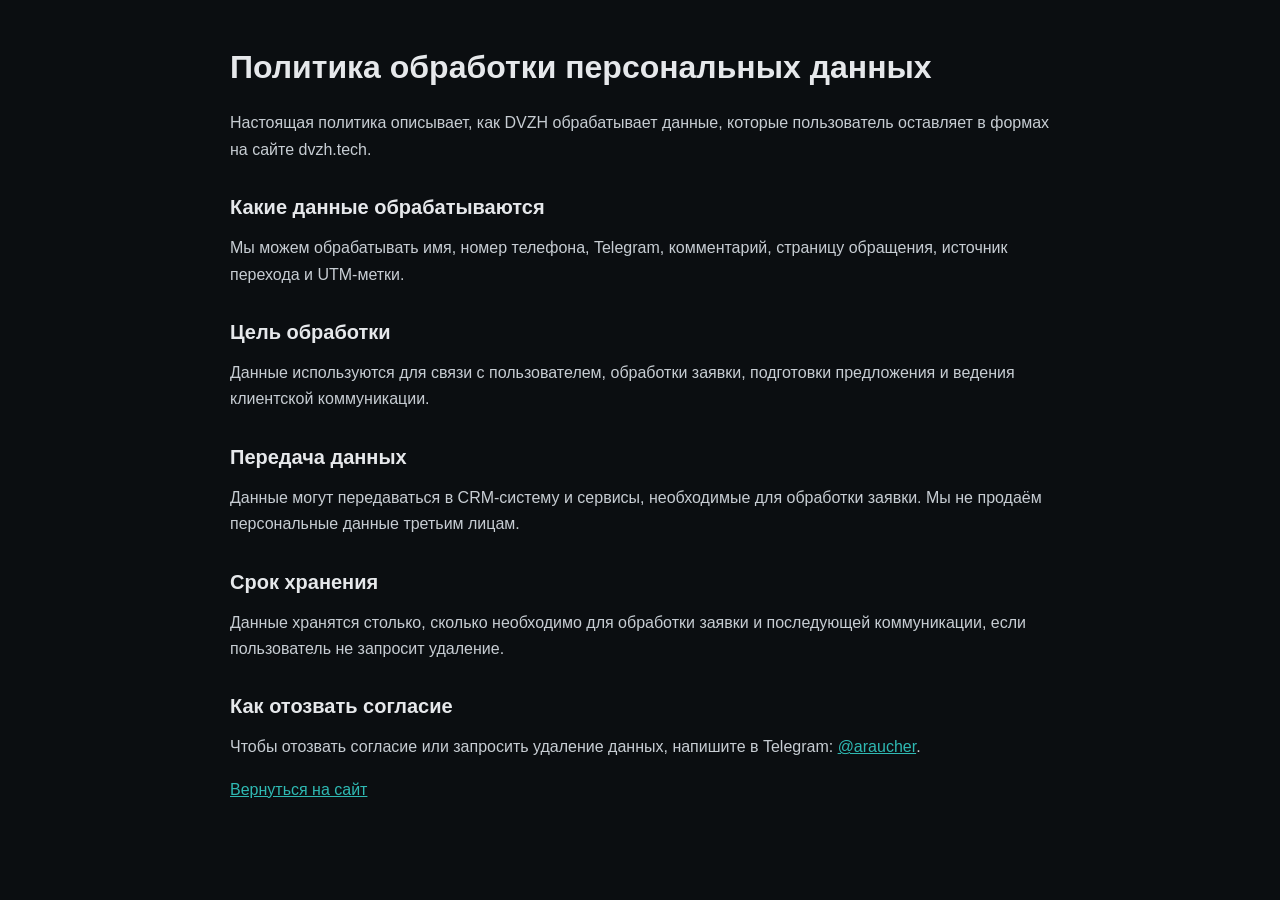
<file: privacy/index.html>
<!DOCTYPE html>
<html lang="ru">
<head>
    <meta charset="UTF-8">
    <meta name="viewport" content="width=device-width, initial-scale=1.0">
    <title>Политика обработки персональных данных | DVZH</title>
    <meta name="robots" content="noindex">
    <style>
        body {
            margin: 0;
            font-family: Arial, sans-serif;
            line-height: 1.65;
            color: #e6e8eb;
            background: #0b0e11;
        }
        main {
            max-width: 820px;
            margin: 0 auto;
            padding: 48px 20px 72px;
        }
        a { color: #2fb9b3; }
        h1, h2 { line-height: 1.2; }
        h1 { font-size: 32px; margin: 0 0 24px; }
        h2 { font-size: 20px; margin: 32px 0 12px; }
        p, li { color: #c7cdd3; }
    </style>
</head>
<body>
    <main>
        <h1>Политика обработки персональных данных</h1>
        <p>Настоящая политика описывает, как DVZH обрабатывает данные, которые пользователь оставляет в формах на сайте dvzh.tech.</p>

        <h2>Какие данные обрабатываются</h2>
        <p>Мы можем обрабатывать имя, номер телефона, Telegram, комментарий, страницу обращения, источник перехода и UTM-метки.</p>

        <h2>Цель обработки</h2>
        <p>Данные используются для связи с пользователем, обработки заявки, подготовки предложения и ведения клиентской коммуникации.</p>

        <h2>Передача данных</h2>
        <p>Данные могут передаваться в CRM-систему и сервисы, необходимые для обработки заявки. Мы не продаём персональные данные третьим лицам.</p>

        <h2>Срок хранения</h2>
        <p>Данные хранятся столько, сколько необходимо для обработки заявки и последующей коммуникации, если пользователь не запросит удаление.</p>

        <h2>Как отозвать согласие</h2>
        <p>Чтобы отозвать согласие или запросить удаление данных, напишите в Telegram: <a href="https://t.me/araucher" target="_blank" rel="noopener">@araucher</a>.</p>

        <p><a href="/neurofood/">Вернуться на сайт</a></p>
    </main>
</body>
</html>
</file>
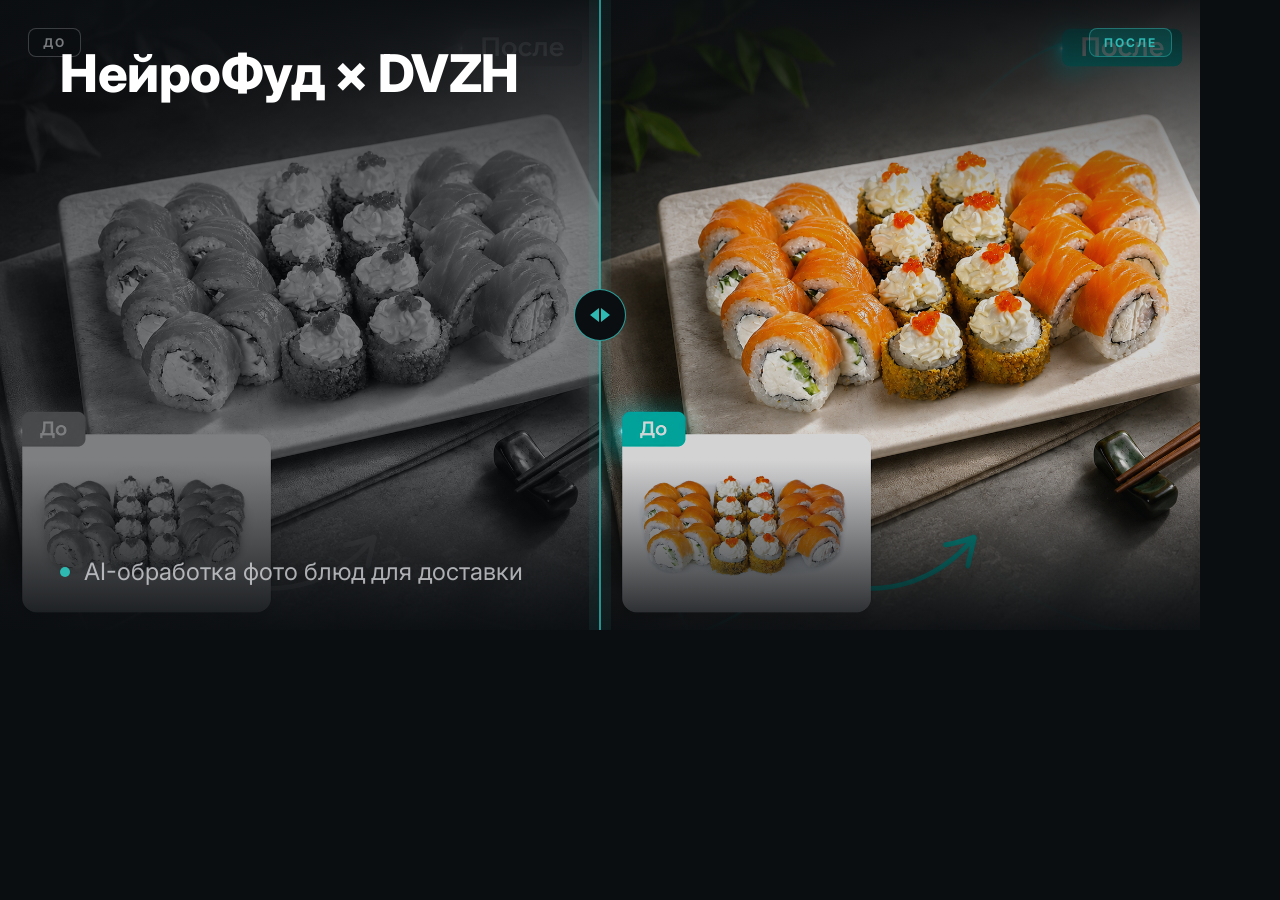
<file: neurofoodDVZH/img/og-render.html>
<!DOCTYPE html>
<html lang="ru">
<head>
<meta charset="UTF-8">
<link href="https://fonts.googleapis.com/css2?family=Inter:wght@400;700;800&display=swap" rel="stylesheet">
<style>
* { margin: 0; padding: 0; box-sizing: border-box; }

body {
    width: 1200px;
    height: 630px;
    overflow: hidden;
    background: #0B0E11;
    font-family: Inter, system-ui, sans-serif;
}

.wrap {
    position: relative;
    width: 1200px;
    height: 630px;
    overflow: hidden;
}

/* ── Two halves ── */
.half {
    position: absolute;
    top: 0;
    width: 600px;
    height: 630px;
    overflow: hidden;
}
.half--left  { left: 0; }
.half--right { left: 600px; }

.half img {
    width: 100%;
    height: 100%;
    object-fit: cover;
    display: block;
}
.half--left img {
    filter: grayscale(100%) brightness(0.8);
}
.half--right img {
    filter: brightness(1.05) saturate(1.15);
}

.half--left::after {
    content: '';
    position: absolute;
    inset: 0;
    background: rgba(11,14,17,0.4);
}
.half--right::after {
    content: '';
    position: absolute;
    inset: 0;
    background: rgba(11,14,17,0.18);
}

/* ── Gradients for text readability ── */
.grad-top {
    position: absolute;
    top: 0; left: 0; right: 0;
    height: 220px;
    background: linear-gradient(to bottom, rgba(11,14,17,0.92) 0%, rgba(11,14,17,0) 100%);
    z-index: 10;
}
.grad-bottom {
    position: absolute;
    bottom: 0; left: 0; right: 0;
    height: 170px;
    background: linear-gradient(to top, rgba(11,14,17,0.92) 0%, rgba(11,14,17,0) 100%);
    z-index: 10;
}

/* ── Center divider ── */
.divider {
    position: absolute;
    left: 599px;
    top: 0; bottom: 0;
    width: 2px;
    background: rgba(47,185,179,0.75);
    z-index: 20;
}
.divider::before {
    content: '';
    position: absolute;
    left: -10px;
    top: 0; bottom: 0;
    width: 22px;
    background: rgba(47,185,179,0.07);
}

/* ── Handle ── */
.handle {
    position: absolute;
    left: 600px;
    top: 50%;
    transform: translate(-50%, -50%);
    width: 52px;
    height: 52px;
    border-radius: 50%;
    background: #0B0E11;
    border: 1.5px solid rgba(47,185,179,0.85);
    z-index: 21;
    display: flex;
    align-items: center;
    justify-content: center;
    gap: 2px;
}
.arrow {
    width: 0; height: 0;
    flex-shrink: 0;
}
.arrow--left {
    border-top: 7px solid transparent;
    border-bottom: 7px solid transparent;
    border-right: 9px solid #2FB9B3;
}
.arrow--right {
    border-top: 7px solid transparent;
    border-bottom: 7px solid transparent;
    border-left: 9px solid #2FB9B3;
}

/* ── Before / After labels ── */
.lbl {
    position: absolute;
    top: 28px;
    z-index: 30;
    padding: 6px 14px;
    border-radius: 8px;
    font-size: 12px;
    font-weight: 700;
    letter-spacing: 2px;
    text-transform: uppercase;
}
.lbl--before {
    left: 28px;
    background: rgba(11,14,17,0.65);
    border: 1px solid rgba(230,232,235,0.22);
    color: rgba(230,232,235,0.5);
}
.lbl--after {
    right: 28px;
    background: rgba(47,185,179,0.12);
    border: 1px solid rgba(47,185,179,0.45);
    color: #2FB9B3;
}

/* ── Brand text ── */
.brand {
    position: absolute;
    top: 48px;
    left: 60px;
    z-index: 30;
    color: #fff;
    font-size: 52px;
    font-weight: 800;
    line-height: 1;
    letter-spacing: -0.5px;
}

/* ── Caption ── */
.caption {
    position: absolute;
    bottom: 44px;
    left: 60px;
    z-index: 30;
    display: flex;
    align-items: center;
    gap: 14px;
    color: rgba(230,232,235,0.72);
    font-size: 24px;
    font-weight: 400;
}
.dot {
    width: 10px;
    height: 10px;
    border-radius: 50%;
    background: #2FB9B3;
    flex-shrink: 0;
}
</style>
</head>
<body>
<div class="wrap">

    <div class="half half--left">
        <img src="hero.png" alt="">
    </div>
    <div class="half half--right">
        <img src="hero.png" alt="">
    </div>

    <div class="grad-top"></div>
    <div class="grad-bottom"></div>

    <div class="divider"></div>
    <div class="handle">
        <span class="arrow arrow--left"></span>
        <span class="arrow arrow--right"></span>
    </div>

    <span class="lbl lbl--before">До</span>
    <span class="lbl lbl--after">После</span>

    <div class="brand">НейроФуд × DVZH</div>

    <div class="caption">
        <span class="dot"></span>
        AI-обработка фото блюд для доставки
    </div>

</div>
</body>
</html>
</file>
<file: styles.css>
﻿/* ============================================
   DVZH — Ровный Движ Landing Page
   Visual Style: Night Orbit (Default)
   Палитра: #0B0E11, #E6E8EB, #9AA3AB, #2FB9B3, #4DA3FF
   ============================================ */

/* ── CSS Variables ── */
:root {
    /* Night Orbit — Default */
    --bg-primary: #0B0E11;
    --bg-secondary: #10141A;
    --bg-card: #141920;
    --bg-card-hover: #1A2030;
    --text-primary: #E6E8EB;
    --text-secondary: #9AA3AB;
    --text-muted: #6B7280;
    --accent-1: #2FB9B3;
    --accent-1-rgb: 47, 185, 179;
    --accent-2: #4DA3FF;
    --border: rgba(255, 255, 255, 0.06);
    --border-hover: rgba(255, 255, 255, 0.12);
    --gradient-accent: linear-gradient(135deg, var(--accent-1), var(--accent-2));
    --shadow-card: 0 4px 24px rgba(0, 0, 0, 0.3);
    --shadow-glow: 0 0 60px rgba(var(--accent-1-rgb), 0.08);

    /* Typography */
    --font-primary: 'Inter', -apple-system, BlinkMacSystemFont, 'Segoe UI', sans-serif;
    --font-display: 'Space Grotesk', 'Inter', sans-serif;
    --font-mono: 'JetBrains Mono', 'Fira Code', monospace;

    /* Spacing */
    --section-pad: 100px;
    --section-pad-mobile: 48px;
    --container-max: 1200px;
    --container-pad: 24px;

    /* Transitions */
    --ease-out: cubic-bezier(0.16, 1, 0.3, 1);
    --ease-in-out: cubic-bezier(0.65, 0, 0.35, 1);
    --duration: 0.4s;
    --duration-slow: 0.8s;

    /* Border Radius */
    --radius-sm: 8px;
    --radius-md: 12px;
    --radius-lg: 20px;
    --radius-xl: 28px;
}

/* ── Alternative Palettes (via body class) ── */

/* Graphite Performance */
body.theme-graphite {
    --bg-primary: #111111;
    --bg-secondary: #161616;
    --bg-card: #1A1A1A;
    --bg-card-hover: #222222;
    --text-primary: #F2F2F2;
    --text-secondary: #7A7A7A;
    --accent-1: #00D1C1;
    --accent-1-rgb: 0, 209, 193;
    --accent-2: #3B82F6;
}

/* Deep Space Minimal */
body.theme-deepspace {
    --bg-primary: #0A0A12;
    --bg-secondary: #0F0F1A;
    --bg-card: #141422;
    --bg-card-hover: #1A1A2E;
    --text-primary: #E0E6ED;
    --text-secondary: #6B7280;
    --accent-1: #1FB6FF;
    --accent-1-rgb: 31, 182, 255;
    --accent-2: #67E8F9;
}

/* ── Dark Editorial — премиальная, editorial, строгая ── */
body.theme-editorial {
    --bg-primary: #0F0F0F;
    --bg-secondary: #141414;
    --bg-card: #1A1A1A;
    --bg-card-hover: #222222;
    --text-primary: #DCDCDC;
    --text-secondary: #8C8C8C;
    --text-muted: #6B6B6B;
    --accent-1: #38A3FF;
    --accent-1-rgb: 56, 163, 255;
    --accent-2: #5BC4E0;
}

/* ── Mono — строгий, для логотипа и чистых макетов ── */
body.theme-mono {
    --bg-primary: #000000;
    --bg-secondary: #0A0A0A;
    --bg-card: #111111;
    --bg-card-hover: #1A1A1A;
    --text-primary: #E5E5E5;
    --text-secondary: #808080;
    --text-muted: #5C5C5C;
    --accent-1: #2FB9B3;
    --accent-1-rgb: 47, 185, 179;
    --accent-2: #62CDC7;
}

/* ── Neon Pulse — неон, энергия, яркий бирюзовый ── */
body.theme-neon-pulse {
    --bg-primary: #050A0A;
    --bg-secondary: #081010;
    --bg-card: #0A1515;
    --bg-card-hover: #0F1E1E;
    --text-primary: #E8F5F4;
    --text-secondary: #7DBFBA;
    --text-muted: #4A8A85;
    --accent-1: #00FFE5;
    --accent-1-rgb: 0, 255, 229;
    --accent-2: #38F5D4;
    --gradient-accent: linear-gradient(135deg, #00FFE5, #38F5D4);
    --border: rgba(0, 255, 229, 0.08);
    --border-hover: rgba(0, 255, 229, 0.16);
    --shadow-glow: 0 0 80px rgba(0, 255, 229, 0.12);
}

/* ── Cyber Grid — электрический голубой, сетки, sci-fi ── */
body.theme-cyber-grid {
    --bg-primary: #060810;
    --bg-secondary: #0A0D18;
    --bg-card: #0E1220;
    --bg-card-hover: #141A2E;
    --text-primary: #E2EAFF;
    --text-secondary: #7B93C0;
    --text-muted: #4E6590;
    --accent-1: #00C8FF;
    --accent-1-rgb: 0, 200, 255;
    --accent-2: #64FFDA;
    --gradient-accent: linear-gradient(135deg, #00C8FF, #64FFDA);
    --border: rgba(0, 200, 255, 0.07);
    --border-hover: rgba(0, 200, 255, 0.14);
    --shadow-glow: 0 0 80px rgba(0, 200, 255, 0.10);
}

/* ── Aurora — северное сияние, мятно-голубые переливы ── */
body.theme-aurora {
    --bg-primary: #080C12;
    --bg-secondary: #0C1018;
    --bg-card: #101620;
    --bg-card-hover: #161E2E;
    --text-primary: #E4ECF2;
    --text-secondary: #84A0B5;
    --text-muted: #567082;
    --accent-1: #00E5A0;
    --accent-1-rgb: 0, 229, 160;
    --accent-2: #4AA8FF;
    --gradient-accent: linear-gradient(135deg, #00E5A0, #4AA8FF);
    --border: rgba(0, 229, 160, 0.07);
    --border-hover: rgba(0, 229, 160, 0.14);
    --shadow-glow: 0 0 80px rgba(0, 229, 160, 0.10);
}


/* ============================================
   VISUAL STYLES (independent of color themes)
   Combine: body class="theme-X vstyle-Y"
   Colors stay from theme, visuals from vstyle
   ============================================ */

/* ── Minimal Tech — чистый технологичный минимализм ── */
body.vstyle-minimal-tech {
    --radius-sm: 4px;
    --radius-md: 8px;
    --radius-lg: 12px;
    --radius-xl: 16px;
}
body.vstyle-minimal-tech .hero__title {
    letter-spacing: 0.01em;
    font-weight: 600;
}
body.vstyle-minimal-tech .section-title {
    font-weight: 500;
    letter-spacing: 0.02em;
}
body.vstyle-minimal-tech .hero__orbit {
    border-width: 1px;
    opacity: 0.12;
}
body.vstyle-minimal-tech .nav__logo-symbol {
    letter-spacing: 0.15em;
    font-weight: 600;
}
body.vstyle-minimal-tech .hero__badge {
    border-width: 1px;
    font-weight: 400;
    letter-spacing: 0.05em;
}
body.vstyle-minimal-tech .btn--primary {
    font-weight: 500;
    letter-spacing: 0.03em;
}
/* Тонкие линии-разделители */
body.vstyle-minimal-tech .services__card,
body.vstyle-minimal-tech .problem__card,
body.vstyle-minimal-tech .cases__card {
    border: 1px solid var(--border);
}

/* ── Street Graffiti — мягкая уличная эстетика с реальным граффити ── */

/* === GRAIN / NOISE OVERLAY (очень лёгкий) === */
body.vstyle-street::before {
    content: '';
    position: fixed;
    inset: 0;
    z-index: 10000;
    pointer-events: none;
    opacity: 0.025;
    background-image: url("data:image/svg+xml,%3Csvg viewBox='0 0 256 256' xmlns='http://www.w3.org/2000/svg'%3E%3Cfilter id='n'%3E%3CfeTurbulence type='fractalNoise' baseFrequency='0.8' numOctaves='3' stitchTiles='stitch'/%3E%3C/filter%3E%3Crect width='100%25' height='100%25' filter='url(%23n)'/%3E%3C/svg%3E");
    background-repeat: repeat;
    background-size: 256px 256px;
    mix-blend-mode: overlay;
}

/* === TYPOGRAPHY === */
body.vstyle-street .hero__title {
    text-transform: uppercase;
    letter-spacing: 0.03em;
    font-weight: 800;
}
body.vstyle-street .section-title {
    text-transform: uppercase;
    letter-spacing: 0.03em;
    font-weight: 700;
}
body.vstyle-street .nav__logo-symbol {
    text-transform: uppercase;
    letter-spacing: 0.12em;
    font-weight: 800;
}
body.vstyle-street .btn--primary {
    text-transform: uppercase;
    font-weight: 800;
    letter-spacing: 0.05em;
    border-radius: 4px;
}
body.vstyle-street .hero__badge {
    font-weight: 600;
    text-transform: uppercase;
    letter-spacing: 0.06em;
}
body.vstyle-street .approach__step {
    border-left: 3px solid rgba(var(--accent-1-rgb), 0.3);
    padding-left: 24px;
}
body.vstyle-street .marquee__item {
    text-transform: uppercase;
    font-weight: 800;
    letter-spacing: 0.08em;
}

/* === HERO BACKGROUND === */
body.vstyle-street .hero__bg {
    overflow: hidden;
}
/* Очень мягкая кирпичная текстура */
body.vstyle-street .hero__bg::before {
    content: '';
    position: absolute;
    inset: 0;
    background-image:
        repeating-linear-gradient(
            0deg,
            transparent,
            transparent 30px,
            rgba(255,255,255,0.02) 30px,
            rgba(255,255,255,0.02) 31px
        ),
        repeating-linear-gradient(
            90deg,
            transparent,
            transparent 60px,
            rgba(255,255,255,0.015) 60px,
            rgba(255,255,255,0.015) 61px
        );
    opacity: 0.5;
    z-index: 0;
    pointer-events: none;
}

/* Мягкое spray-пятно */
body.vstyle-street .hero__bg::after {
    content: '';
    position: absolute;
    top: 5%;
    right: -8%;
    width: 600px;
    height: 600px;
    background: radial-gradient(
        ellipse at 40% 40%,
        rgba(var(--accent-1-rgb), 0.05) 0%,
        rgba(var(--accent-1-rgb), 0.02) 40%,
        transparent 70%
    );
    border-radius: 50%;
    z-index: 0;
    pointer-events: none;
}

body.vstyle-street .hero__grid {
    background-image: none;
    background: none;
}
body.vstyle-street .hero__grid::before,
body.vstyle-street .hero__grid::after {
    display: none;
}

body.vstyle-street .hero__orbit {
    display: none;
}
body.vstyle-street .hero__aurora {
    display: none;
}

/* === STREET OVERLAY ELEMENTS === */
.street-overlay {
    display: none;
}
body.vstyle-street .street-overlay {
    display: block;
    position: absolute;
    pointer-events: none;
    z-index: 1;
}

/* Мягкие потёки краски */
.street-drip-1 {
    top: 0;
    left: 8%;
    width: 3px;
    height: 0;
    background: linear-gradient(to bottom, rgba(var(--accent-1-rgb), 0.4), transparent);
    opacity: 0;
    animation: drip-down 5s ease-in 1s forwards;
}
.street-drip-2 {
    top: 0;
    left: 28%;
    width: 2px;
    height: 0;
    background: linear-gradient(to bottom, rgba(var(--accent-1-rgb), 0.3), transparent);
    opacity: 0;
    animation: drip-down 6s ease-in 2.5s forwards;
}
.street-drip-3 {
    top: 0;
    right: 15%;
    width: 2px;
    height: 0;
    background: linear-gradient(to bottom, rgba(var(--accent-1-rgb), 0.35), transparent);
    opacity: 0;
    animation: drip-down 4.5s ease-in 0.8s forwards;
}

@keyframes drip-down {
    0% { height: 0; opacity: 0; }
    10% { opacity: 0.4; }
    100% { height: 25vh; opacity: 0.1; }
}

/* Spray-пятна (мягкие) */
.street-spray-1 {
    bottom: 25%;
    left: 5%;
    width: 150px;
    height: 150px;
    border-radius: 50%;
    background: radial-gradient(circle, rgba(var(--accent-1-rgb), 0.04), transparent 70%);
    filter: blur(30px);
}
.street-spray-2 {
    top: 35%;
    right: 3%;
    width: 100px;
    height: 100px;
    border-radius: 50%;
    background: radial-gradient(circle, rgba(var(--accent-1-rgb), 0.03), transparent 70%);
    filter: blur(25px);
}

/* Трафарет-крестик (мягче) */
.street-stencil {
    top: 22%;
    left: 10%;
    width: 30px;
    height: 30px;
    opacity: 0.05;
}
.street-stencil::before,
.street-stencil::after {
    content: '';
    position: absolute;
    background: var(--accent-1);
}
.street-stencil::before {
    width: 100%;
    height: 3px;
    top: 50%;
    transform: translateY(-50%) rotate(45deg);
}
.street-stencil::after {
    width: 3px;
    height: 100%;
    left: 50%;
    transform: translateX(-50%) rotate(45deg);
}

/* Стрелка (мягче) */
.street-arrow {
    bottom: 30%;
    right: 10%;
    width: 40px;
    height: 40px;
    opacity: 0.04;
    border-right: 3px solid var(--accent-1);
    border-bottom: 3px solid var(--accent-1);
    transform: rotate(-45deg);
}

/* Горизонтальная spray-полоса (тоньше) */
.street-stripe {
    bottom: 18%;
    left: 0;
    width: 100%;
    height: 1px;
    background: linear-gradient(
        90deg,
        transparent 0%,
        rgba(var(--accent-1-rgb), 0.08) 25%,
        rgba(var(--accent-1-rgb), 0.03) 50%,
        rgba(var(--accent-1-rgb), 0.1) 75%,
        transparent 100%
    );
}

/* Граффити на секциях */
body.vstyle-street .problem,
body.vstyle-street .services,
body.vstyle-street .approach,
body.vstyle-street .cta-final {
    position: relative;
}

/* === КАРТОЧКИ (мягче) === */
body.vstyle-street .problem__card,
body.vstyle-street .services__card,
body.vstyle-street .cases__card {
    border: 1px solid var(--border-hover);
    border-radius: var(--radius-sm);
    position: relative;
    overflow: hidden;
}

/* Очень лёгкий noise на карточках */
body.vstyle-street .problem__card::before,
body.vstyle-street .services__card::before {
    content: '';
    position: absolute;
    inset: 0;
    background-image: url("data:image/svg+xml,%3Csvg viewBox='0 0 128 128' xmlns='http://www.w3.org/2000/svg'%3E%3Cfilter id='n'%3E%3CfeTurbulence type='fractalNoise' baseFrequency='1.2' numOctaves='3' stitchTiles='stitch'/%3E%3C/filter%3E%3Crect width='100%25' height='100%25' filter='url(%23n)'/%3E%3C/svg%3E");
    background-size: 128px;
    opacity: 0.02;
    pointer-events: none;
    z-index: 0;
}

/* === СЕКЦИИ — без агрессивного кирпича === */
body.vstyle-street .problem,
body.vstyle-street .about {
    position: relative;
}

/* === МАРКИЗ === */
body.vstyle-street .marquee {
    border-top: 1px solid rgba(var(--accent-1-rgb), 0.2);
    border-bottom: 1px solid rgba(var(--accent-1-rgb), 0.2);
}

/* === СЕКЦИЯ ТЭГИ === */
body.vstyle-street .section-tag {
    text-transform: uppercase;
    font-weight: 700;
    letter-spacing: 0.1em;
    border: 1px solid rgba(var(--accent-1-rgb), 0.3);
    background: rgba(var(--accent-1-rgb), 0.05);
    padding: 6px 16px;
}

/* === ПОДХОД === */
body.vstyle-street .approach__line {
    width: 3px;
    background: var(--border-hover);
}
body.vstyle-street .approach__line-fill {
    width: 3px;
}
body.vstyle-street .approach__step-num {
    font-weight: 800;
    font-size: 28px;
    color: var(--accent-1);
    opacity: 0.6;
}
body.vstyle-street .approach__step h3 {
    text-transform: uppercase;
    letter-spacing: 0.02em;
}

/* === FAQ === */
body.vstyle-street .faq__item {
    border-left: 2px solid rgba(var(--accent-1-rgb), 0.3);
}
body.vstyle-street .faq__question {
    text-transform: uppercase;
    letter-spacing: 0.02em;
    font-weight: 600;
}

/* === CTA === */
body.vstyle-street .cta-final__inner {
    border: 1px solid rgba(var(--accent-1-rgb), 0.2);
    position: relative;
    overflow: hidden;
}
body.vstyle-street .cta-final__orbit {
    display: none;
}
body.vstyle-street .cta-final__title {
    text-transform: uppercase;
    letter-spacing: 0.03em;
}

/* === FOOTER === */
body.vstyle-street .footer {
    border-top: 1px solid rgba(var(--accent-1-rgb), 0.15);
}

/* === FLOAT TAGS === */
body.vstyle-street .hero__float-tag {
    border: 1px solid var(--border-hover);
    text-transform: uppercase;
    font-weight: 600;
    letter-spacing: 0.04em;
    font-size: 11px;
}

/* === HERO STATS === */
body.vstyle-street .hero__stat-value {
    color: var(--accent-1);
}
body.vstyle-street .hero__stat-label {
    text-transform: uppercase;
    letter-spacing: 0.04em;
    font-size: 12px;
}

/* === NAV === */
body.vstyle-street .nav {
    border-bottom: 1px solid var(--border);
}

/* === MODEL === */
body.vstyle-street .model__month-num {
    text-transform: uppercase;
    font-weight: 800;
    letter-spacing: 0.08em;
}

/* === SERVICES === */
body.vstyle-street .services__card h3 {
    text-transform: uppercase;
    letter-spacing: 0.02em;
}

/* ── Performance Lab — лаборатория аналитики ── */
body.vstyle-lab .hero__badge,
body.vstyle-lab .nav__link,
body.vstyle-lab .hero__stat-value,
body.vstyle-lab .process__item-time,
body.vstyle-lab .cases__metric-value,
body.vstyle-lab .section-tag {
    font-family: 'JetBrains Mono', monospace;
}
body.vstyle-lab .nav__logo-symbol::after {
    content: '://';
    opacity: 0.4;
    font-weight: 400;
}
body.vstyle-lab .hero__stat-value::before {
    content: '> ';
    opacity: 0.3;
    font-size: 0.7em;
}
body.vstyle-lab .section-tag {
    border: 1px solid var(--accent-1);
    padding: 4px 12px;
}
body.vstyle-lab .hero__badge {
    font-family: 'JetBrains Mono', monospace;
    font-size: 12px;
    letter-spacing: 0.05em;
}
/* Сетка для дашборд-эффекта */
body.vstyle-lab .hero__grid {
    background-size: 30px 30px;
    opacity: 0.8;
}
body.vstyle-lab .hero__orbit {
    border-style: dashed;
    border-width: 1px;
    opacity: 0.1;
}

/* ── Orbit System — космическая метафора роста ── */
body.vstyle-orbit .hero__orbit {
    border-width: 1px;
    opacity: 0.3;
}
body.vstyle-orbit .hero__orbit--1 { width: 600px; height: 600px; }
body.vstyle-orbit .hero__orbit--2 { width: 900px; height: 900px; }
body.vstyle-orbit .hero__orbit--3 { width: 1200px; height: 1200px; }
body.vstyle-orbit .cta-final__orbit--1 { width: 500px; height: 500px; opacity: 0.3; }
body.vstyle-orbit .cta-final__orbit--2 { width: 700px; height: 700px; opacity: 0.2; }
body.vstyle-orbit .hero__title {
    letter-spacing: 0.02em;
}
body.vstyle-orbit .section-title {
    letter-spacing: 0.02em;
}
/* Звёзды-частицы ярче */
body.vstyle-orbit .particle {
    box-shadow: 0 0 8px var(--accent-1);
}
body.vstyle-orbit .hero__aurora {
    opacity: 0.15;
}

/* ── Monolith DVZH — типографический монолит ── */
body.vstyle-monolith {
    --radius-sm: 2px;
    --radius-md: 4px;
    --radius-lg: 6px;
    --radius-xl: 8px;
    --section-pad: 72px;
    --section-pad-mobile: 40px;
}
body.vstyle-monolith .hero__title {
    text-transform: uppercase;
    letter-spacing: 0.04em;
    font-weight: 900;
    font-size: clamp(38px, 6vw, 72px);
    margin-left: 0;
    position: relative;
    padding-left: 28px;
}
/* Вертикальная акцентная полоса слева от заголовка */
body.vstyle-monolith .hero__title::before {
    content: '';
    position: absolute;
    left: 0;
    top: 8%;
    width: 4px;
    height: 84%;
    background: linear-gradient(
        to bottom,
        transparent 0%,
        var(--accent-1) 15%,
        var(--accent-1) 70%,
        rgba(var(--accent-1-rgb), 0.3) 100%
    );
    border-radius: 2px;
    box-shadow: 0 0 12px rgba(var(--accent-1-rgb), 0.3);
}
/* Геометрическая графика слева в hero */
body.vstyle-monolith .hero__content::before {
    content: '';
    position: absolute;
    left: -80px;
    top: 50%;
    transform: translateY(-50%);
    width: 60px;
    height: 280px;
    pointer-events: none;
    z-index: 1;
    background:
        /* Вертикальная пунктирная линия */
        repeating-linear-gradient(
            to bottom,
            rgba(var(--accent-1-rgb), 0.25) 0px,
            rgba(var(--accent-1-rgb), 0.25) 8px,
            transparent 8px,
            transparent 16px
        ) 30px 0 / 1px 100% no-repeat,
        /* Горизонтальные метки-засечки */
        linear-gradient(rgba(var(--accent-1-rgb), 0.15), rgba(var(--accent-1-rgb), 0.15)) 18px 40px / 24px 1px no-repeat,
        linear-gradient(rgba(var(--accent-1-rgb), 0.12), rgba(var(--accent-1-rgb), 0.12)) 22px 80px / 16px 1px no-repeat,
        linear-gradient(rgba(var(--accent-1-rgb), 0.18), rgba(var(--accent-1-rgb), 0.18)) 16px 120px / 28px 1px no-repeat,
        linear-gradient(rgba(var(--accent-1-rgb), 0.10), rgba(var(--accent-1-rgb), 0.10)) 24px 160px / 12px 1px no-repeat,
        linear-gradient(rgba(var(--accent-1-rgb), 0.15), rgba(var(--accent-1-rgb), 0.15)) 20px 200px / 20px 1px no-repeat,
        linear-gradient(rgba(var(--accent-1-rgb), 0.12), rgba(var(--accent-1-rgb), 0.12)) 26px 240px / 8px 1px no-repeat;
}
/* Ромб-маркер */
body.vstyle-monolith .hero__content::after {
    content: '';
    position: absolute;
    left: -56px;
    top: calc(50% - 5px);
    width: 10px;
    height: 10px;
    border: 1.5px solid rgba(var(--accent-1-rgb), 0.4);
    transform: translateY(-50%) rotate(45deg);
    z-index: 2;
    pointer-events: none;
}
body.vstyle-monolith .hero__content {
    position: relative;
    text-align: left;
    margin-left: -6%;
}
@media (max-width: 768px) {
    body.vstyle-monolith .hero__content {
        margin-left: 0;
        padding-left: 0;
        padding-right: 0;
    }
}
body.vstyle-monolith .nav__logo-symbol {
    letter-spacing: 0.3em;
    font-weight: 900;
    font-size: 30px;
}
body.vstyle-monolith .section-title {
    text-transform: uppercase;
    letter-spacing: 0.05em;
    font-weight: 800;
}
body.vstyle-monolith .hero__badge {
    display: inline-flex;
    border-radius: 2px;
    text-transform: uppercase;
    letter-spacing: 0.2em;
    font-weight: 900;
    font-size: 12px;
    border: 1px solid rgba(var(--accent-1-rgb), 0.2);
    background: transparent;
    padding: 8px 20px;
    color: var(--accent-1);
    margin-bottom: 16px;
}
body.vstyle-monolith .hero__badge-dot {
    display: none;
}
body.vstyle-monolith .hero__orbit {
    display: block;
    border-radius: 50%;
    border: 1px solid rgba(var(--accent-1-rgb), 0.06);
}

body.vstyle-monolith .hero__orbit--1 {
    width: 500px;
    height: 500px;
    animation: mono-orbit-rotate 40s linear infinite;
}

body.vstyle-monolith .hero__orbit--2 {
    width: 750px;
    height: 750px;
    animation: mono-orbit-rotate 60s linear infinite reverse;
    border-color: rgba(var(--accent-1-rgb), 0.04);
}

body.vstyle-monolith .hero__orbit--3 {
    width: 1000px;
    height: 1000px;
    animation: mono-orbit-rotate 80s linear infinite;
    border-color: rgba(var(--accent-1-rgb), 0.03);
}

/* Орбитальная точка на первой орбите */
body.vstyle-monolith .hero__orbit--1::after {
    content: '';
    position: absolute;
    top: -3px;
    left: 50%;
    width: 6px;
    height: 6px;
    background: var(--accent-1);
    box-shadow: 0 0 12px rgba(var(--accent-1-rgb), 0.6);
}

/* Орбитальная точка на второй орбите */
body.vstyle-monolith .hero__orbit--2::after {
    content: '';
    position: absolute;
    bottom: -2px;
    left: 50%;
    width: 4px;
    height: 4px;
    background: var(--accent-2);
    box-shadow: 0 0 8px rgba(var(--accent-1-rgb), 0.4);
}

@keyframes mono-orbit-rotate {
    from { transform: translate(-50%, -50%) rotate(0deg); }
    to { transform: translate(-50%, -50%) rotate(360deg); }
}
body.vstyle-monolith .hero__aurora {
    display: none;
}
body.vstyle-monolith .marquee__item {
    text-transform: uppercase;
    letter-spacing: 0.15em;
    font-weight: 900;
}
body.vstyle-monolith .btn--primary {
    text-transform: uppercase;
    font-weight: 900;
    letter-spacing: 0.08em;
    border-radius: 2px;
}

/* Monolith hero interactive elements — hidden by default */
.mono-scanline,
.mono-crosshair,
.mono-data,
.mono-corner {
    display: none;
}

body.vstyle-monolith .mono-scanline {
    display: block;
    position: absolute;
    width: 1px;
    height: 100%;
    top: 0;
    left: 0;
    background: linear-gradient(180deg, transparent, rgba(var(--accent-1-rgb), 0.3), transparent);
    z-index: 2;
    animation: mono-scan-h 8s linear infinite;
    pointer-events: none;
}

@keyframes mono-scan-h {
    0% { left: 0; opacity: 0; }
    5% { opacity: 1; }
    95% { opacity: 1; }
    100% { left: 100%; opacity: 0; }
}

body.vstyle-monolith .mono-crosshair {
    display: block;
    position: absolute;
    top: 50%;
    left: 50%;
    transform: translate(-50%, -50%);
    width: 60px;
    height: 60px;
    pointer-events: none;
    z-index: 1;
    opacity: 0.15;
}

body.vstyle-monolith .mono-crosshair::before,
body.vstyle-monolith .mono-crosshair::after {
    content: '';
    position: absolute;
    background: var(--accent-1);
}

body.vstyle-monolith .mono-crosshair::before {
    width: 1px;
    height: 100%;
    left: 50%;
}

body.vstyle-monolith .mono-crosshair::after {
    width: 100%;
    height: 1px;
    top: 50%;
}

body.vstyle-monolith .mono-data {
    display: block;
    position: absolute;
    font-family: var(--font-mono);
    font-size: 10px;
    letter-spacing: 0.12em;
    color: var(--accent-1);
    opacity: 0.2;
    pointer-events: none;
    z-index: 1;
    text-transform: uppercase;
}

body.vstyle-monolith .mono-data--tl { top: 24px; left: 24px; }
body.vstyle-monolith .mono-data--tr { top: 24px; right: 24px; }
body.vstyle-monolith .mono-data--bl { bottom: 24px; left: 24px; }
body.vstyle-monolith .mono-data--br { bottom: 24px; right: 24px; }

body.vstyle-monolith .mono-data--tl,
body.vstyle-monolith .mono-data--br {
    animation: mono-blink 4s ease-in-out infinite;
}

body.vstyle-monolith .mono-data--tr,
body.vstyle-monolith .mono-data--bl {
    animation: mono-blink 4s ease-in-out 2s infinite;
}

@keyframes mono-blink {
    0%, 100% { opacity: 0.2; }
    50% { opacity: 0.45; }
}

body.vstyle-monolith .mono-corner {
    display: block;
    position: absolute;
    width: 20px;
    height: 20px;
    pointer-events: none;
    z-index: 1;
    opacity: 0.15;
}

body.vstyle-monolith .mono-corner--tl {
    top: 16px;
    left: 16px;
    border-top: 1px solid var(--accent-1);
    border-left: 1px solid var(--accent-1);
}

body.vstyle-monolith .mono-corner--tr {
    top: 16px;
    right: 16px;
    border-top: 1px solid var(--accent-1);
    border-right: 1px solid var(--accent-1);
}

body.vstyle-monolith .mono-corner--bl {
    bottom: 16px;
    left: 16px;
    border-bottom: 1px solid var(--accent-1);
    border-left: 1px solid var(--accent-1);
}

body.vstyle-monolith .mono-corner--br {
    bottom: 16px;
    right: 16px;
    border-bottom: 1px solid var(--accent-1);
    border-right: 1px solid var(--accent-1);
}

body.vstyle-monolith .hero__grid {
    opacity: 0.15;
    background-size: 80px 80px;
}

body.vstyle-monolith .hero__stats {
    border-top-color: rgba(var(--accent-1-rgb), 0.15);
}

body.vstyle-monolith .hero__float-tag {
    border-radius: 2px;
    text-transform: uppercase;
    letter-spacing: 0.08em;
    font-size: 10px;
    font-weight: 700;
}

@media (max-width: 768px) {
    body.vstyle-monolith .mono-data { font-size: 8px; }
    body.vstyle-monolith .mono-corner { width: 14px; height: 14px; }
    body.vstyle-monolith .mono-data--tl,
    body.vstyle-monolith .mono-data--tr { top: 16px; }
    body.vstyle-monolith .mono-data--bl,
    body.vstyle-monolith .mono-data--br { bottom: 16px; }
    body.vstyle-monolith .hero__orbit--1 { width: 300px; height: 300px; }
    body.vstyle-monolith .hero__orbit--2 { width: 450px; height: 450px; }
    body.vstyle-monolith .hero__orbit--3 { width: 600px; height: 600px; }
    body.vstyle-monolith .hero__content::before,
    body.vstyle-monolith .hero__content::after { display: none; }
    body.vstyle-monolith .hero__title { margin-left: 0; }
}

/* Monolith — орбитальные акценты по секциям */
body.vstyle-monolith .section-header {
    position: relative;
}

body.vstyle-monolith .section-header::before {
    content: '';
    position: absolute;
    top: 50%;
    left: 50%;
    transform: translate(-50%, -50%);
    width: 200px;
    height: 200px;
    border: 1px solid rgba(var(--accent-1-rgb), 0.04);
    border-radius: 50%;
    animation: mono-orbit-rotate 30s linear infinite;
    pointer-events: none;
    z-index: 0;
}

body.vstyle-monolith .section-tag {
    border-radius: 2px;
    text-transform: uppercase;
    letter-spacing: 0.1em;
    font-weight: 700;
}

/* Orbital dots на карточках */
body.vstyle-monolith .problem__card::before,
body.vstyle-monolith .model__month::before {
    content: '';
    position: absolute;
    top: 8px;
    right: 8px;
    width: 4px;
    height: 4px;
    background: var(--accent-1);
    opacity: 0.3;
    animation: mono-blink 3s ease-in-out infinite;
}

body.vstyle-monolith .problem__card,
body.vstyle-monolith .model__month {
    position: relative;
}

/* Орбита вокруг CTA кнопки */
body.vstyle-monolith .cta-mid__inner {
    position: relative;
    overflow: hidden;
}

body.vstyle-monolith .cta-mid__inner::before {
    content: '';
    position: absolute;
    top: 50%;
    left: 50%;
    transform: translate(-50%, -50%);
    width: 120%;
    height: 120%;
    border: 1px solid rgba(var(--accent-1-rgb), 0.06);
    border-radius: 50%;
    animation: mono-orbit-rotate 20s linear infinite;
    pointer-events: none;
}

/* Пульсирующая точка в footer */
body.vstyle-monolith .footer::before {
    content: '';
    position: absolute;
    top: 0;
    left: 50%;
    width: 4px;
    height: 4px;
    background: var(--accent-1);
    transform: translateX(-50%);
    box-shadow: 0 0 12px rgba(var(--accent-1-rgb), 0.4);
    animation: mono-blink 3s ease-in-out infinite;
}

body.vstyle-monolith .footer {
    position: relative;
}

/* ── Blueprint — техническая чертёжная эстетика (авторский) ── */
body.vstyle-blueprint .hero__grid {
    background-size: 40px 40px;
    opacity: 1;
}
body.vstyle-blueprint .hero__orbit {
    border-style: dashed;
    border-width: 1px;
}
body.vstyle-blueprint .services__card,
body.vstyle-blueprint .problem__card,
body.vstyle-blueprint .cases__card,
body.vstyle-blueprint .model__month {
    border: 1px dashed var(--border-hover);
}
body.vstyle-blueprint .section-tag {
    font-family: 'JetBrains Mono', monospace;
    border: 1px dashed var(--accent-1);
    padding: 4px 12px;
}
body.vstyle-blueprint .approach__step-num {
    font-family: 'JetBrains Mono', monospace;
    border: 1px dashed var(--accent-1);
}
body.vstyle-blueprint .nav__logo-symbol {
    font-family: 'JetBrains Mono', monospace;
    letter-spacing: 0.1em;
}
body.vstyle-blueprint .hero__badge {
    border-style: dashed;
}

/* ── Glitch Protocol — цифровая дисторция (авторский) ── */
body.vstyle-glitch .hero__title-accent {
    animation: glitch 3s infinite;
}
body.vstyle-glitch .nav__logo-symbol {
    animation: glitch 5s infinite;
    letter-spacing: 0.1em;
}
/* Сканлайны */
body.vstyle-glitch::after {
    content: '';
    position: fixed;
    inset: 0;
    pointer-events: none;
    background: repeating-linear-gradient(
        transparent,
        transparent 2px,
        rgba(0, 0, 0, 0.03) 2px,
        rgba(0, 0, 0, 0.03) 4px
    );
    z-index: 10000;
}
body.vstyle-glitch .hero__orbit {
    animation: glitch 8s infinite;
}
body.vstyle-glitch .marquee__item {
    letter-spacing: 0.05em;
}
body.vstyle-glitch .section-tag {
    font-family: 'JetBrains Mono', monospace;
    text-transform: uppercase;
}


/* ── Handtag — сухой маркер инженера. Точечные акценты, чертёжный характер ── */

/* Курсор — чертёжный перекрестие */
body.vstyle-handtag {
    cursor: crosshair;
}
body.vstyle-handtag a,
body.vstyle-handtag button,
body.vstyle-handtag .btn--primary,
body.vstyle-handtag [onclick] {
    cursor: crosshair;
}

/* Лого — подпись инженера на документе */
body.vstyle-handtag .nav__logo-symbol {
    font-family: 'Kalam', cursive;
    font-size: 34px;
    font-weight: 700;
    letter-spacing: 0.01em;
    -webkit-text-fill-color: var(--accent-1);
    background: none;
    -webkit-background-clip: unset;
    background-clip: unset;
    animation: handtag-write 1.2s cubic-bezier(0.25, 0.1, 0.25, 1) both;
}

@keyframes handtag-write {
    0% {
        clip-path: inset(0 100% 0 0);
        opacity: 0;
    }
    15% {
        opacity: 1;
    }
    100% {
        clip-path: inset(0 0 0 0);
        opacity: 1;
    }
}

/* Заголовки — геометрика + точечные рукописные акценты */
body.vstyle-handtag .hero__title {
    font-weight: 800;
}
/* Только акцентное слово — Kalam, остальное остаётся геометрическим */
body.vstyle-handtag .hero__title-accent {
    font-family: 'Kalam', cursive;
    font-weight: 700;
    font-size: 1.08em;
    letter-spacing: -0.01em;
    position: relative;
    display: inline-block;
}
/* Маркерная подчёркивание под акцентами */
body.vstyle-handtag .hero__title-accent::after {
    content: '';
    position: absolute;
    left: -2%;
    right: -2%;
    bottom: 2px;
    height: 6px;
    background: rgba(var(--accent-1-rgb), 0.2);
    transform: skewX(-8deg) scaleY(0.8);
    border-radius: 1px;
    z-index: -1;
}
body.vstyle-handtag .section-title .text-accent {
    font-family: 'Kalam', cursive;
    font-weight: 700;
    font-size: 1.08em;
    position: relative;
    display: inline-block;
}
body.vstyle-handtag .section-title .text-accent::after {
    content: '';
    position: absolute;
    left: -2%;
    right: -2%;
    bottom: 2px;
    height: 5px;
    background: rgba(var(--accent-1-rgb), 0.18);
    transform: skewX(-6deg) scaleY(0.8);
    border-radius: 1px;
    z-index: -1;
}

/* Бэдж — геометрический, строгий. БЕЗ рукописного шрифта */
body.vstyle-handtag .hero__badge {
    font-family: 'JetBrains Mono', monospace;
    font-size: 11px;
    font-weight: 500;
    letter-spacing: 0.12em;
    text-transform: uppercase;
    border: 1px solid rgba(var(--accent-1-rgb), 0.3);
    background: rgba(var(--accent-1-rgb), 0.04);
}
body.vstyle-handtag .section-tag {
    font-family: 'JetBrains Mono', monospace;
    font-size: 11px;
    font-weight: 500;
    letter-spacing: 0.1em;
    text-transform: uppercase;
}

/* Кнопки — рукописный текст внутри строгой формы (контраст = современность) */
body.vstyle-handtag .btn--primary {
    font-family: 'Kalam', cursive;
    font-size: 19px;
    font-weight: 700;
    letter-spacing: 0.01em;
    border-radius: 2px;
}

/* Марки — Kalam для бегущей строки */
body.vstyle-handtag .marquee__item {
    font-family: 'Kalam', cursive;
    font-weight: 700;
    -webkit-text-stroke-width: 1px;
}

/* Номера — рукописные, как пометки на схеме */
body.vstyle-handtag .approach__step-num {
    font-family: 'Kalam', cursive;
    font-size: 26px;
    font-weight: 700;
}
body.vstyle-handtag .process__item-marker span {
    font-family: 'Kalam', cursive;
    font-size: 20px;
    font-weight: 700;
}
body.vstyle-handtag .services__card-num {
    font-family: 'Kalam', cursive;
    font-size: 18px;
    font-weight: 700;
}

/* Карточки — тонкие рамки, острые углы */
body.vstyle-handtag .services__card,
body.vstyle-handtag .problem__card,
body.vstyle-handtag .cases__card,
body.vstyle-handtag .model__month {
    border-width: 1px;
    border-radius: 2px;
}

/* Орбиты — чертёжные прямоугольные рамки */
body.vstyle-handtag .hero__orbit {
    border-radius: 0;
    border-style: solid;
    border-width: 1px;
    border-color: rgba(var(--accent-1-rgb), 0.06);
}
body.vstyle-handtag .hero__orbit--1 {
    transform: rotate(12deg);
}
body.vstyle-handtag .hero__orbit--2 {
    transform: rotate(-8deg);
}
body.vstyle-handtag .hero__orbit--3 {
    transform: rotate(3deg);
}

/* Грид — чертёжная сетка, чуть заметнее */
body.vstyle-handtag .hero__grid {
    opacity: 0.06;
    background-size: 40px 40px;
}

/* Аврора — сдержанное свечение */
body.vstyle-handtag .hero__aurora {
    opacity: 0.25;
}

/* Футер — подпись */
body.vstyle-handtag .footer__logo {
    font-family: 'Kalam', cursive;
    font-size: 34px;
    font-weight: 700;
    -webkit-text-fill-color: var(--accent-1);
    background: none;
    -webkit-background-clip: unset;
    background-clip: unset;
}

/* CTA — рукописный заголовок, сдержанно */
body.vstyle-handtag .cta-final__title {
    font-family: 'Kalam', cursive;
    font-weight: 700;
}
body.vstyle-handtag .cta-mid h2 {
    font-family: 'Kalam', cursive;
    font-weight: 700;
}

/* FAQ — оставляем геометрику, только маркерный акцент */
body.vstyle-handtag .faq__question {
    position: relative;
}
body.vstyle-handtag .faq__question::before {
    content: '/';
    font-family: 'Kalam', cursive;
    font-size: 20px;
    font-weight: 700;
    color: var(--accent-1);
    margin-right: 8px;
    opacity: 0.7;
}

/* Статы — рукописные цифры (как быстрая пометка) */
body.vstyle-handtag .hero__stat-value {
    font-family: 'Kalam', cursive;
    font-size: 1.2em;
    font-weight: 700;
}

/* Номера месяцев — рукописные */
body.vstyle-handtag .model__month-num {
    font-family: 'Kalam', cursive;
    font-size: 30px;
    font-weight: 700;
}

/* Showcase — лого как подпись */
body.vstyle-handtag .showcase__logo {
    font-family: 'Kalam', cursive;
    font-weight: 700;
    animation: handtag-write 1.4s cubic-bezier(0.25, 0.1, 0.25, 1) both;
}


/* ============================================
   VSTYLE: COSMOS — Глубина, масштаб, параллакс
   ============================================ */

/* Орбитальные кольца на фоне */
body.vstyle-cosmos::before,
body.vstyle-cosmos::after {
    content: '';
    position: fixed;
    top: 50%;
    left: 50%;
    border-radius: 50%;
    border: 1px solid rgba(var(--accent-1-rgb), 0.06);
    pointer-events: none;
    z-index: 0;
}
body.vstyle-cosmos::before {
    width: 60vw;
    height: 60vw;
    margin-top: -30vw;
    margin-left: -30vw;
    animation: cosmos-orbit 90s linear infinite;
}
body.vstyle-cosmos::after {
    width: 90vw;
    height: 90vw;
    margin-top: -45vw;
    margin-left: -45vw;
    opacity: 0.03;
    animation: cosmos-orbit 150s linear infinite reverse;
}

@keyframes cosmos-orbit {
    from { transform: rotate(0deg); }
    to   { transform: rotate(360deg); }
}

/* Типографика: лёгкая, парящая */
body.vstyle-cosmos .hero__title {
    font-weight: 300;
    letter-spacing: -0.02em;
}
body.vstyle-cosmos .section-title {
    font-weight: 300;
    letter-spacing: -0.02em;
}
body.vstyle-cosmos .hero__subtitle {
    animation: cosmos-text-float 6s ease-in-out infinite;
}
@keyframes cosmos-text-float {
    0%, 100% { transform: translateY(0); }
    50%      { transform: translateY(-6px); }
}

/* Кнопки — капсульные */
body.vstyle-cosmos .btn--primary {
    border-radius: 50px;
    font-weight: 400;
    letter-spacing: 0.04em;
}
body.vstyle-cosmos .nav__cta {
    border-radius: 50px;
    font-weight: 400;
}

/* Орбиты hero — усиленный glow */
body.vstyle-cosmos .hero__orbit {
    border-color: rgba(var(--accent-1-rgb), 0.1);
    box-shadow: 0 0 60px rgba(var(--accent-1-rgb), 0.04);
}

/* Карточки — стеклянный морфизм */
body.vstyle-cosmos .services__card,
body.vstyle-cosmos .problem__card,
body.vstyle-cosmos .model__month,
body.vstyle-cosmos .cases__card {
    background: rgba(var(--accent-1-rgb), 0.02);
    backdrop-filter: blur(8px);
    border-color: rgba(var(--accent-1-rgb), 0.08);
    border-radius: 20px;
}
body.vstyle-cosmos .services__card:hover,
body.vstyle-cosmos .problem__card:hover,
body.vstyle-cosmos .model__month:hover,
body.vstyle-cosmos .cases__card:hover {
    box-shadow: 0 20px 60px rgba(0, 0, 0, 0.3),
                0 0 40px rgba(var(--accent-1-rgb), 0.06);
}

/* Grid — рассеянный */
body.vstyle-cosmos .hero__grid {
    opacity: 0.15;
    background-size: 80px 80px;
}

/* Aurora — усиленная */
body.vstyle-cosmos .hero__aurora {
    opacity: 0.1;
    filter: blur(80px);
}

/* Лого — лёгкая */
body.vstyle-cosmos .nav__logo-symbol {
    font-weight: 300;
    letter-spacing: -0.02em;
}

/* Статы — мягкий glow */
body.vstyle-cosmos .hero__stat-value {
    text-shadow: 0 0 20px rgba(var(--accent-1-rgb), 0.2);
}

/* Бейдж — капсула */
body.vstyle-cosmos .hero__badge {
    border-radius: 50px;
    backdrop-filter: blur(12px);
}

/* Section tags — мягкие */
body.vstyle-cosmos .section-tag {
    border-radius: 50px;
    font-weight: 400;
}

/* FAQ — скруглённые */
body.vstyle-cosmos .faq__item {
    border-radius: 16px;
}

/* Showcase лого */
body.vstyle-cosmos .showcase__logo {
    font-weight: 300;
    letter-spacing: -0.02em;
    text-shadow: 0 0 40px rgba(var(--accent-1-rgb), 0.15);
}


/* ============================================
   VSTYLE: PULSE — Энергия, шум, андерграунд
   ============================================ */

/* Noise overlay */
body.vstyle-pulse::before {
    content: '';
    position: fixed;
    inset: 0;
    z-index: 9998;
    pointer-events: none;
    opacity: 0.04;
    background-image: url("data:image/svg+xml,%3Csvg viewBox='0 0 256 256' xmlns='http://www.w3.org/2000/svg'%3E%3Cfilter id='n'%3E%3CfeTurbulence type='fractalNoise' baseFrequency='0.85' numOctaves='4' stitchTiles='stitch'/%3E%3C/filter%3E%3Crect width='100%25' height='100%25' filter='url(%23n)'/%3E%3C/svg%3E");
    background-repeat: repeat;
    background-size: 256px 256px;
    mix-blend-mode: overlay;
    animation: pulse-noise-shift 0.15s steps(3) infinite;
}
@keyframes pulse-noise-shift {
    0%   { transform: translate(0, 0); }
    33%  { transform: translate(-2px, 1px); }
    66%  { transform: translate(1px, -1px); }
    100% { transform: translate(0, 0); }
}

/* Scanlines */
body.vstyle-pulse::after {
    content: '';
    position: fixed;
    inset: 0;
    z-index: 9997;
    pointer-events: none;
    opacity: 0.015;
    background: repeating-linear-gradient(
        0deg,
        transparent,
        transparent 2px,
        rgba(255, 255, 255, 0.03) 2px,
        rgba(255, 255, 255, 0.03) 4px
    );
}

/* Типографика: тяжёлая, uppercase */
body.vstyle-pulse .hero__title {
    text-transform: uppercase;
    letter-spacing: 0.06em;
    font-weight: 900;
}
body.vstyle-pulse .section-title {
    text-transform: uppercase;
    letter-spacing: 0.06em;
    font-weight: 900;
}
body.vstyle-pulse .hero__title-accent {
    animation: pulse-text-glitch 4s steps(1) infinite;
}
@keyframes pulse-text-glitch {
    0%, 90%, 100% { transform: none; opacity: 1; }
    91% { transform: translateX(-3px); opacity: 0.8; }
    93% { transform: translateX(3px); opacity: 0.9; }
    95% { transform: translateX(-2px); opacity: 0.7; }
    97% { transform: none; opacity: 1; }
}

/* Кнопки — рубленые, обводка */
body.vstyle-pulse .btn--primary {
    border-radius: 0;
    font-weight: 900;
    text-transform: uppercase;
    letter-spacing: 0.06em;
    border: 2px solid var(--accent-1);
}
body.vstyle-pulse .nav__cta {
    border-radius: 0;
    font-weight: 900;
    text-transform: uppercase;
}

/* Карточки — острые углы, грубые */
body.vstyle-pulse .services__card,
body.vstyle-pulse .problem__card,
body.vstyle-pulse .model__month,
body.vstyle-pulse .cases__card {
    border-radius: 0;
    border-width: 2px;
}

/* Акцентная полоска — мгновенная */
body.vstyle-pulse .services__card::before {
    transition: height 0.1s steps(3);
}

/* Lого — тяжёлый */
body.vstyle-pulse .nav__logo-symbol {
    font-weight: 900;
    letter-spacing: 0.08em;
    text-transform: uppercase;
}

/* Grid — жёсткий */
body.vstyle-pulse .hero__grid {
    opacity: 0.6;
    background-size: 40px 40px;
}

/* Орбиты — скрыты (не в тему) */
body.vstyle-pulse .hero__orbit {
    display: none;
}

/* Aurora — нет */
body.vstyle-pulse .hero__aurora {
    display: none;
}

/* Бейдж — квадратный */
body.vstyle-pulse .hero__badge {
    border-radius: 0;
    font-weight: 700;
    text-transform: uppercase;
    letter-spacing: 0.1em;
}
body.vstyle-pulse .hero__badge-dot {
    border-radius: 0;
    width: 8px;
    height: 8px;
    animation: none;
}

/* Section tags — брутальные */
body.vstyle-pulse .section-tag {
    border-radius: 0;
    font-weight: 700;
    text-transform: uppercase;
    letter-spacing: 0.12em;
}

/* FAQ — квадратные */
body.vstyle-pulse .faq__item {
    border-radius: 0;
    border-width: 2px;
}

/* CTA — грубые */
body.vstyle-pulse .cta-mid__inner,
body.vstyle-pulse .cta-final__inner {
    border-radius: 0;
    border-width: 2px;
}

/* Showcase лого */
body.vstyle-pulse .showcase__logo {
    font-weight: 900;
    letter-spacing: 0.08em;
    text-transform: uppercase;
}

/* Мерцание акцентного текста */
body.vstyle-pulse .text-accent {
    animation: pulse-flicker 2.5s ease-in-out infinite;
}
@keyframes pulse-flicker {
    0%, 100% { opacity: 1; }
    4%       { opacity: 0.2; }
    6%       { opacity: 1; }
    60%      { opacity: 1; }
    62%      { opacity: 0.4; }
    64%      { opacity: 1; }
    64.5%    { opacity: 0.3; }
    65%      { opacity: 1; }
}


/* ============================================
   VSTYLE: KINETIC — Скорость, вектор, движение
   ============================================ */

/* Световой шлейф */
body.vstyle-kinetic::before {
    content: '';
    position: fixed;
    top: 0;
    left: -20%;
    width: 140%;
    height: 100%;
    z-index: 0;
    pointer-events: none;
    opacity: 0.04;
    background: linear-gradient(
        135deg,
        transparent 30%,
        var(--accent-1) 45%,
        transparent 55%,
        transparent 70%,
        var(--accent-2) 80%,
        transparent 90%
    );
    animation: kinetic-light-streak 8s ease-in-out infinite alternate;
}
@keyframes kinetic-light-streak {
    0%   { transform: translateX(-10%) skewX(-5deg); }
    100% { transform: translateX(10%) skewX(5deg); }
}

/* Типографика: italic, динамичный */
body.vstyle-kinetic .hero__title {
    font-weight: 700;
    font-style: italic;
    letter-spacing: 0.01em;
}
body.vstyle-kinetic .section-title {
    font-weight: 700;
    font-style: italic;
    letter-spacing: 0.01em;
}

/* Скошенные элементы */
body.vstyle-kinetic .hero__badge {
    transform: skewX(-3deg);
    border-radius: 4px;
}
body.vstyle-kinetic .section-tag {
    transform: skewX(-3deg);
    border-radius: 4px;
}

/* Кнопки — скошенные */
body.vstyle-kinetic .btn--primary {
    border-radius: 4px;
    font-weight: 700;
    font-style: italic;
    transform: skewX(-3deg);
}
body.vstyle-kinetic .btn--primary:hover {
    transform: skewX(-3deg) translateY(-3px);
}
body.vstyle-kinetic .nav__cta {
    border-radius: 4px;
    font-style: italic;
    transform: skewX(-3deg);
}

/* Карточки — скошенные с motion-тенью */
body.vstyle-kinetic .services__card,
body.vstyle-kinetic .problem__card,
body.vstyle-kinetic .model__month,
body.vstyle-kinetic .cases__card {
    border-radius: 4px;
    transition: all var(--duration) var(--ease-out), transform 0.3s ease;
}
body.vstyle-kinetic .services__card:hover,
body.vstyle-kinetic .problem__card:hover,
body.vstyle-kinetic .model__month:hover,
body.vstyle-kinetic .cases__card:hover {
    transform: translateY(-6px) skewX(-1deg);
    box-shadow: 8px 20px 50px rgba(0, 0, 0, 0.3),
                -4px 0 20px rgba(var(--accent-1-rgb), 0.05);
}

/* Акцентная полоска — диагональная */
body.vstyle-kinetic .services__card::before {
    width: 3px;
    transform: skewY(-15deg);
    transform-origin: top left;
}

/* Grid — динамичный, скошенный */
body.vstyle-kinetic .hero__grid {
    transform: skewX(-3deg);
    opacity: 0.3;
}

/* Орбиты — эллиптические (как движение) */
body.vstyle-kinetic .hero__orbit--1 {
    border-radius: 40% 60% 60% 40%;
    animation: kinetic-morph-orbit 20s ease-in-out infinite;
}
body.vstyle-kinetic .hero__orbit--2 {
    border-radius: 60% 40% 40% 60%;
    animation: kinetic-morph-orbit 30s ease-in-out infinite reverse;
}
@keyframes kinetic-morph-orbit {
    0%, 100% { border-radius: 40% 60% 60% 40%; }
    50%      { border-radius: 60% 40% 40% 60%; }
}

/* Лого — курсивный */
body.vstyle-kinetic .nav__logo-symbol {
    font-style: italic;
    letter-spacing: 0.01em;
}

/* Статы — motion blur */
body.vstyle-kinetic .hero__stat-value {
    font-style: italic;
    text-shadow: 4px 0 8px rgba(var(--accent-1-rgb), 0.1);
}

/* FAQ, CTA — лёгкий скос */
body.vstyle-kinetic .faq__item {
    border-radius: 4px;
}
body.vstyle-kinetic .cta-mid__inner,
body.vstyle-kinetic .cta-final__inner {
    border-radius: 8px;
}

/* Speed lines — декоративные */
body.vstyle-kinetic .hero__bg::after {
    content: '';
    position: absolute;
    top: 20%;
    right: 5%;
    width: 120px;
    height: 2px;
    background: linear-gradient(90deg, var(--accent-1), transparent);
    opacity: 0.1;
    transform: rotate(-5deg);
    animation: kinetic-speed-lines 3s ease-in-out infinite alternate;
}
@keyframes kinetic-speed-lines {
    0%   { opacity: 0.05; width: 80px; }
    100% { opacity: 0.15; width: 150px; }
}

/* Showcase лого */
body.vstyle-kinetic .showcase__logo {
    font-style: italic;
    transform: skewX(-3deg);
}


/* ╔══════════════════════════════════════════════════════════════════╗
   ║  LAYOUT ENGINE 1: ORBITAL LAYERS — Глубина и Центр             ║
   ║  Отказ от колонок. Всё вращается вокруг ядра.                  ║
   ║  Многослойность: видео → карточки → векторные орбиты.          ║
   ║  mix-blend-mode: screen. Текст по дугам.                       ║
   ╚══════════════════════════════════════════════════════════════════╝ */

/* ── Глобальная трансформация: радиальная система ── */
body.vstyle-orbital {
    --section-pad: 100px;
    overflow-x: hidden;
}

/* Видео-фон туманностей (JS создаёт #orbital-video-bg) */
#orbital-video-bg {
    position: fixed;
    inset: 0;
    width: 100%;
    height: 100%;
    object-fit: cover;
    z-index: 0;
    pointer-events: none;
    opacity: 0;
    mix-blend-mode: screen;
    filter: blur(4px) saturate(0.4);
    transition: opacity 1.5s ease;
}
body.vstyle-orbital #orbital-video-bg {
    opacity: 0.15;
}

/* Орбитные линии на переднем плане (JS создаёт #orbital-svg-overlay) */
#orbital-svg-overlay {
    position: fixed;
    inset: 0;
    width: 100%;
    height: 100%;
    z-index: 3;
    pointer-events: none;
    opacity: 0;
    transition: opacity 0.8s ease;
}
body.vstyle-orbital #orbital-svg-overlay {
    opacity: 1;
}

/* Двойное фоновое кольцо через псевдоэлементы */
body.vstyle-orbital::before {
    content: '';
    position: fixed;
    top: 50%;
    left: 50%;
    width: 120vmax;
    height: 120vmax;
    margin: -60vmax 0 0 -60vmax;
    border-radius: 50%;
    border: 1px solid rgba(var(--accent-1-rgb), 0.04);
    pointer-events: none;
    z-index: 0;
    animation: orbital-ring-spin 120s linear infinite;
}
body.vstyle-orbital::after {
    content: '';
    position: fixed;
    top: 50%;
    left: 50%;
    width: 80vmax;
    height: 80vmax;
    margin: -40vmax 0 0 -40vmax;
    border-radius: 50%;
    border: 1px solid rgba(var(--accent-1-rgb), 0.06);
    pointer-events: none;
    z-index: 0;
    animation: orbital-ring-spin 80s linear infinite reverse;
}
@keyframes orbital-ring-spin {
    from { transform: rotate(0deg); }
    to   { transform: rotate(360deg); }
}

/* ── HERO: Центральное ядро ── */
body.vstyle-orbital .hero {
    display: flex;
    align-items: center;
    justify-content: center;
    text-align: center;
    min-height: 100vh;
}
body.vstyle-orbital .hero__content {
    max-width: 700px;
    margin: 0 auto;
    position: relative;
    z-index: 5;
}
body.vstyle-orbital .hero__title {
    font-weight: 200;
    font-size: clamp(40px, 7vw, 80px);
    letter-spacing: -0.04em;
    line-height: 1.0;
    text-shadow: 0 0 60px rgba(var(--accent-1-rgb), 0.15);
}
body.vstyle-orbital .hero__subtitle {
    margin: 0 auto 40px;
    text-align: center;
    opacity: 0.7;
    font-weight: 300;
    font-size: clamp(16px, 2.5vw, 22px);
}
body.vstyle-orbital .hero__actions {
    justify-content: center;
}
body.vstyle-orbital .hero__badge {
    margin: 0 auto 32px;
    border-radius: 50px;
    backdrop-filter: blur(20px);
    background: rgba(var(--accent-1-rgb), 0.05);
    border-color: rgba(var(--accent-1-rgb), 0.12);
}

/* Орбиты hero — усиленные, многослойные */
body.vstyle-orbital .hero__orbit {
    border-width: 1px;
    border-style: dashed;
    border-color: rgba(var(--accent-1-rgb), 0.08);
}
body.vstyle-orbital .hero__orbit--1 { width: 500px; height: 500px; animation-duration: 40s; }
body.vstyle-orbital .hero__orbit--2 { width: 800px; height: 800px; animation-duration: 70s; }
body.vstyle-orbital .hero__orbit--3 { width: 1100px; height: 1100px; animation-duration: 100s; }

/* Грид — радиальный вместо прямого */
body.vstyle-orbital .hero__grid {
    background-image: none;
    background: radial-gradient(circle at center, rgba(var(--accent-1-rgb), 0.04) 0%, transparent 60%);
    opacity: 1;
}

/* Aurora — усиленная центральная */
body.vstyle-orbital .hero__aurora {
    opacity: 0.12;
    filter: blur(60px);
}

/* Статы — по кругу / в линию с glow */
body.vstyle-orbital .hero__stats {
    justify-content: center;
    gap: 64px;
    border-top: none;
    padding-top: 48px;
}
body.vstyle-orbital .hero__stat-value {
    font-weight: 200;
    font-size: 42px;
    text-shadow: 0 0 30px rgba(var(--accent-1-rgb), 0.25);
}

/* ── Кнопки: капсульные, стеклянные ── */
body.vstyle-orbital .btn--primary {
    border-radius: 50px;
    font-weight: 400;
    padding: 16px 36px;
    backdrop-filter: blur(12px);
    box-shadow: 0 0 40px rgba(var(--accent-1-rgb), 0.12);
}
body.vstyle-orbital .btn--ghost {
    border-radius: 50px;
    backdrop-filter: blur(12px);
}
body.vstyle-orbital .nav__cta {
    border-radius: 50px;
}

/* ── Секции: центрированные заголовки ── */
body.vstyle-orbital .section-header {
    text-align: center;
}
body.vstyle-orbital .section-title {
    font-weight: 200;
    letter-spacing: -0.03em;
    text-align: center;
}
body.vstyle-orbital .section-desc {
    margin-left: auto;
    margin-right: auto;
    text-align: center;
}
body.vstyle-orbital .section-tag {
    border-radius: 50px;
    margin-left: auto;
    margin-right: auto;
    display: table;
}

/* ── Карточки: полупрозрачные, парящие ── */
body.vstyle-orbital .services__card,
body.vstyle-orbital .problem__card,
body.vstyle-orbital .cases__card,
body.vstyle-orbital .model__month {
    background: rgba(var(--accent-1-rgb), 0.02);
    backdrop-filter: blur(16px);
    border: 1px solid rgba(var(--accent-1-rgb), 0.06);
    border-radius: 24px;
    position: relative;
    z-index: 2;
}
body.vstyle-orbital .services__card:hover,
body.vstyle-orbital .problem__card:hover,
body.vstyle-orbital .cases__card:hover,
body.vstyle-orbital .model__month:hover {
    border-color: rgba(var(--accent-1-rgb), 0.15);
    box-shadow: 0 20px 80px rgba(0, 0, 0, 0.4),
                0 0 60px rgba(var(--accent-1-rgb), 0.06);
    transform: translateY(-8px);
}

/* mix-blend-mode: screen для декоративных элементов */
body.vstyle-orbital .services__card::after {
    mix-blend-mode: screen;
}

/* Грид карточек — ярче центральная */
body.vstyle-orbital .problem__grid {
    gap: 32px;
}

/* ── Навигация: воздушная ── */
body.vstyle-orbital .nav__logo-symbol {
    font-weight: 200;
    letter-spacing: 0.15em;
    font-size: 28px;
}

/* ── CTA блоки ── */
body.vstyle-orbital .cta-mid__inner,
body.vstyle-orbital .cta-final__inner {
    border-radius: 32px;
    backdrop-filter: blur(16px);
    background: rgba(var(--accent-1-rgb), 0.02);
}

/* FAQ */
body.vstyle-orbital .faq__item {
    border-radius: 20px;
    backdrop-filter: blur(8px);
}

/* Float tags — orbital */
body.vstyle-orbital .hero__float-tag {
    border-radius: 50px;
    backdrop-filter: blur(16px);
}

/* Showcase logo */
body.vstyle-orbital .showcase__logo {
    font-weight: 200;
    letter-spacing: 0.15em;
    text-shadow: 0 0 50px rgba(var(--accent-1-rgb), 0.2);
}

/* Orbital: pulsing center glow — Рек.1 */
body.vstyle-orbital .hero::after {
    content: '';
    position: absolute;
    top: 50%;
    left: 50%;
    width: 300px;
    height: 300px;
    margin: -150px 0 0 -150px;
    border-radius: 50%;
    background: radial-gradient(circle, rgba(var(--accent-1-rgb), 0.06) 0%, transparent 70%);
    animation: orbital-pulse-glow 4s ease-in-out infinite;
    pointer-events: none;
    z-index: 0;
}
@keyframes orbital-pulse-glow {
    0%, 100% { transform: scale(0.9); opacity: 0.4; }
    50%      { transform: scale(1.15); opacity: 0.8; }
}

/* Trusted strip */
body.vstyle-orbital .trusted {
    border: none;
    background: transparent;
}

/* Crossfade overlay — Рек.4 */
#engine-crossfade-wrapper {
    position: fixed;
    inset: 0;
    z-index: 9998;
    pointer-events: none;
    opacity: 0;
    transition: opacity 0.3s ease;
    background: var(--bg-primary, #0B0E11);
}

@media (max-width: 768px) {
    body.vstyle-orbital::before,
    body.vstyle-orbital::after { display: none; }
    body.vstyle-orbital .hero__title { font-size: clamp(28px, 8vw, 48px); }
    body.vstyle-orbital .hero__stat-value { font-size: 28px; }
}


/* ╔══════════════════════════════════════════════════════════════════╗
   ║  LAYOUT ENGINE 2: STREET COLLAGE — Андеграундный Хаос          ║
   ║  Сломанная верстка. Overlap. Рваные маски. Шум и "краска".     ║
   ║  Текст под углом. Заголовки вылезают за экран.                 ║
   ║  Максимально грубый гротеск.                                   ║
   ╚══════════════════════════════════════════════════════════════════╝ */

body.vstyle-collage {
    --section-pad: 72px;
    --section-pad-mobile: 40px;
    overflow-x: hidden;
}

/* Глобальные плавные переходы для всех элементов */
body.vstyle-collage *:not(.collage-dragging) {
    transition: transform 0.4s cubic-bezier(0.22, 1, 0.36, 1),
                box-shadow 0.3s ease,
                opacity 0.3s ease;
}

/* Шум-оверлей (мягче) */
body.vstyle-collage::before {
    content: '';
    position: fixed;
    inset: 0;
    z-index: 9990;
    pointer-events: none;
    opacity: 0.035;
    background-image: url("data:image/svg+xml,%3Csvg viewBox='0 0 512 512' xmlns='http://www.w3.org/2000/svg'%3E%3Cfilter id='n'%3E%3CfeTurbulence type='fractalNoise' baseFrequency='0.65' numOctaves='5' stitchTiles='stitch'/%3E%3C/filter%3E%3Crect width='100%25' height='100%25' filter='url(%23n)'/%3E%3C/svg%3E");
    background-repeat: repeat;
    background-size: 512px 512px;
    mix-blend-mode: overlay;
    animation: collage-noise-drift 0.3s steps(3) infinite;
}
@keyframes collage-noise-drift {
    0%   { transform: translate(0, 0); }
    33%  { transform: translate(-2px, 1px); }
    66%  { transform: translate(1px, -1px); }
    100% { transform: translate(0, 0); }
}

/* "Протекающая краска" — мягче и тоньше */
body.vstyle-collage::after {
    content: '';
    position: fixed;
    top: 0;
    right: 7%;
    width: 2px;
    height: 100vh;
    z-index: 4;
    pointer-events: none;
    background: linear-gradient(
        to bottom,
        transparent 0%,
        rgba(var(--accent-1-rgb), 0.1) 20%,
        rgba(var(--accent-1-rgb), 0.05) 45%,
        transparent 65%,
        rgba(var(--accent-1-rgb), 0.08) 80%,
        transparent 100%
    );
    animation: collage-drip 8s ease-in-out infinite alternate;
}
@keyframes collage-drip {
    0%   { height: 75vh; opacity: 0.5; }
    100% { height: 100vh; opacity: 0.8; }
}

/* ── HERO: Структурированный хаос ── */
body.vstyle-collage .hero {
    text-align: left;
    padding-top: 100px;
    padding-bottom: 60px;
}
body.vstyle-collage .hero__content {
    max-width: none;
    width: 100%;
    padding-left: 4%;
    padding-right: 4%;
}

/* Заголовок — крупный, но влезает в экран */
body.vstyle-collage .hero__title {
    font-size: clamp(40px, 9vw, 100px);
    font-weight: 900;
    line-height: 0.95;
    letter-spacing: -0.04em;
    text-transform: uppercase;
    margin-left: -1%;
    margin-right: 0;
    overflow: hidden;
    white-space: normal;
    word-break: break-word;
}
body.vstyle-collage .hero__title-accent {
    display: inline-block;
    transform: rotate(-1deg);
    position: relative;
}
/* "Рваная подложка" под акцентным текстом */
body.vstyle-collage .hero__title-accent::after {
    content: '';
    position: absolute;
    bottom: -2px;
    left: -6px;
    right: -6px;
    height: 35%;
    background: rgba(var(--accent-1-rgb), 0.1);
    z-index: -1;
    transform: rotate(0.3deg) skewX(-1deg);
    clip-path: polygon(0% 20%, 3% 0%, 8% 30%, 15% 5%, 22% 25%, 30% 0%, 38% 20%, 45% 5%, 55% 25%, 65% 0%, 72% 30%, 80% 5%, 88% 20%, 95% 0%, 100% 25%, 100% 100%, 0% 100%);
}

/* Подзаголовок */
body.vstyle-collage .hero__subtitle {
    transform: rotate(-0.8deg);
    max-width: 520px;
    font-weight: 600;
    font-size: clamp(15px, 2vw, 19px);
    margin-top: 28px;
    padding-left: 24px;
    border-left: 3px solid var(--accent-1);
}

/* Бейдж */
body.vstyle-collage .hero__badge {
    border-radius: 0;
    transform: rotate(-1.5deg);
    border-width: 2px;
    font-weight: 800;
    text-transform: uppercase;
    letter-spacing: 0.12em;
    backdrop-filter: blur(10px);
    -webkit-backdrop-filter: blur(10px);
    background: rgba(var(--bg-card-rgb, 15, 18, 22), 0.6);
}

/* Actions */
body.vstyle-collage .hero__actions {
    transform: rotate(-0.5deg);
    margin-left: 24px;
    margin-top: 32px;
}

/* Статы — лёгкий overlap */
body.vstyle-collage .hero__stats {
    border-top: none;
    gap: 12px;
    flex-wrap: wrap;
    transform: rotate(0.5deg) translateX(8px);
    padding-top: 36px;
}
body.vstyle-collage .hero__stat {
    background: rgba(var(--bg-card-rgb, 15, 18, 22), 0.6);
    border: 1px solid var(--border-hover);
    border-radius: 0;
    padding: 16px 24px;
    position: relative;
    backdrop-filter: blur(10px);
    -webkit-backdrop-filter: blur(10px);
}
body.vstyle-collage .hero__stat:nth-child(2) {
    transform: rotate(-1deg) translate(-6px, 4px);
    z-index: 2;
}
body.vstyle-collage .hero__stat:nth-child(3) {
    transform: rotate(0.8deg) translate(-12px, -3px);
    z-index: 1;
}
body.vstyle-collage .hero__stat-value {
    font-weight: 900;
    font-size: 32px;
}

/* Орбиты и aurora: ВЫКЛЮЧЕНЫ */
body.vstyle-collage .hero__orbit,
body.vstyle-collage .hero__aurora {
    display: none;
}

/* Grid → лёгкие линии */
body.vstyle-collage .hero__grid {
    opacity: 0.35;
    background-size: 30px 30px;
    transform: rotate(1deg) scale(1.05);
}

/* ── Кнопки: грубые, квадратные ── */
body.vstyle-collage .btn--primary {
    border-radius: 0;
    font-weight: 900;
    text-transform: uppercase;
    letter-spacing: 0.06em;
    transform: rotate(-0.5deg);
    padding: 16px 32px;
    box-shadow: 4px 4px 0 rgba(var(--accent-1-rgb), 0.15);
}
body.vstyle-collage .btn--primary:hover {
    transform: rotate(-0.5deg) translateY(-3px);
    box-shadow: 6px 8px 0 rgba(var(--accent-1-rgb), 0.2);
}
body.vstyle-collage .btn--ghost {
    border-radius: 0;
    border-width: 2px;
    font-weight: 800;
    text-transform: uppercase;
    letter-spacing: 0.04em;
}
body.vstyle-collage .nav__cta {
    border-radius: 0;
    font-weight: 900;
    text-transform: uppercase;
    letter-spacing: 0.04em;
}

/* ── Секции: лёгкая асимметрия ── */
body.vstyle-collage .section-header {
    text-align: left;
    transform: rotate(-0.5deg);
    padding-left: 2%;
}
body.vstyle-collage .section-title {
    font-weight: 900;
    text-transform: uppercase;
    letter-spacing: -0.02em;
    font-size: clamp(32px, 5vw, 52px);
    line-height: 0.95;
    margin-left: -1%;
}
body.vstyle-collage .section-tag {
    border-radius: 0;
    font-weight: 800;
    text-transform: uppercase;
    letter-spacing: 0.12em;
    transform: rotate(-1deg);
    box-shadow: 3px 3px 0 rgba(var(--accent-1-rgb), 0.1);
}

/* ── Карточки: overlap, рваные маски, повёрнуты ── */
body.vstyle-collage .services__card,
body.vstyle-collage .problem__card,
body.vstyle-collage .cases__card,
body.vstyle-collage .model__month {
    border-radius: 0;
    border-width: 2px;
    overflow: visible;
    backdrop-filter: blur(8px);
    -webkit-backdrop-filter: blur(8px);
    background: rgba(var(--bg-card-rgb, 15, 18, 22), 0.65);
}

/* Overlap через отрицательные margins */
body.vstyle-collage .problem__grid {
    gap: 12px;
}
body.vstyle-collage .problem__card:nth-child(1) { transform: rotate(-0.8deg); z-index: 4; }
body.vstyle-collage .problem__card:nth-child(2) { transform: rotate(0.5deg) translate(-4px, 8px); z-index: 3; }
body.vstyle-collage .problem__card:nth-child(3) { transform: rotate(-0.3deg) translate(3px, -5px); z-index: 2; }
body.vstyle-collage .problem__card:nth-child(4) { transform: rotate(1deg) translate(-4px, 3px); z-index: 1; }

body.vstyle-collage .problem__card:hover {
    z-index: 10 !important;
    transform: rotate(0deg) scale(1.02) !important;
}

/* Services — overlap */
body.vstyle-collage .services__grid {
    gap: 10px;
}
body.vstyle-collage .services__card:nth-child(odd) {
    transform: rotate(-0.4deg);
    margin-right: -4px;
}
body.vstyle-collage .services__card:nth-child(even) {
    transform: rotate(0.3deg);
    margin-left: -4px;
    margin-top: -6px;
}
body.vstyle-collage .services__card:hover {
    z-index: 10 !important;
    transform: rotate(0deg) scale(1.01) !important;
}

/* Cases — рваная маска */
body.vstyle-collage .cases__card {
    clip-path: polygon(
        0% 3%, 4% 0%, 10% 2%, 18% 0%, 25% 3%, 35% 0%, 45% 2%,
        55% 0%, 65% 3%, 75% 0%, 85% 2%, 92% 0%, 100% 1%,
        100% 97%, 96% 100%, 88% 98%, 80% 100%, 72% 97%, 62% 100%,
        52% 98%, 42% 100%, 32% 97%, 22% 100%, 12% 98%, 5% 100%, 0% 99%
    );
    padding: 44px 36px;
}

/* Model months — stacked */
body.vstyle-collage .model__months {
    gap: 12px;
}
body.vstyle-collage .model__month:nth-child(1) { transform: rotate(0.5deg); z-index: 3; }
body.vstyle-collage .model__month:nth-child(2) { transform: rotate(-0.8deg) translate(-3px, 10px); z-index: 2; }
body.vstyle-collage .model__month:nth-child(3) { transform: rotate(0.3deg) translate(3px, -5px); z-index: 1; }

body.vstyle-collage .model__month:hover {
    z-index: 10 !important;
    transform: rotate(0deg) translateY(-5px) !important;
}

/* ── Навигация: грубая, тяжёлая ── */
body.vstyle-collage .nav__logo-symbol {
    font-weight: 900;
    letter-spacing: 0.12em;
    text-transform: uppercase;
    font-size: 28px;
}

/* ── CTA: наклон, тень, стекло ── */
body.vstyle-collage .cta-mid__inner {
    border-radius: 0;
    border-width: 2px;
    transform: rotate(-0.3deg);
    box-shadow: 5px 5px 0 rgba(var(--accent-1-rgb), 0.08);
    backdrop-filter: blur(10px);
    -webkit-backdrop-filter: blur(10px);
    background: rgba(var(--bg-card-rgb, 15, 18, 22), 0.6);
}
body.vstyle-collage .cta-final__inner {
    border-radius: 0;
    border-width: 2px;
    transform: rotate(0.2deg);
    backdrop-filter: blur(10px);
    -webkit-backdrop-filter: blur(10px);
    background: rgba(var(--bg-card-rgb, 15, 18, 22), 0.6);
}

/* FAQ — квадратные, стекло */
body.vstyle-collage .faq__item {
    border-radius: 0;
    border-width: 2px;
    margin-bottom: 0;
    backdrop-filter: blur(6px);
    -webkit-backdrop-filter: blur(6px);
    background: rgba(var(--bg-card-rgb, 15, 18, 22), 0.55);
}
body.vstyle-collage .faq__item:nth-child(odd) {
    transform: rotate(-0.3deg);
}
body.vstyle-collage .faq__item:nth-child(even) {
    transform: rotate(0.3deg);
    margin-top: -2px;
}

/* About founder — наклон */
body.vstyle-collage .about__founder {
    border-radius: 0;
    border-width: 2px;
    transform: rotate(0.8deg);
}

/* Not-for cards */
body.vstyle-collage .not-for__item {
    border-radius: 0;
    border-width: 2px;
}
body.vstyle-collage .not-for__item:nth-child(odd) { transform: rotate(-0.5deg); }
body.vstyle-collage .not-for__item:nth-child(even) { transform: rotate(0.4deg); }

/* Float tags — грубые, стеклянные + мягкий влёт → парение */
body.vstyle-collage .hero__float-tag {
    border-radius: 0;
    border-width: 2px;
    font-weight: 800;
    text-transform: uppercase;
    letter-spacing: 0.1em;
    z-index: 20;
    backdrop-filter: blur(12px);
    -webkit-backdrop-filter: blur(12px);
    background: rgba(var(--bg-card-rgb, 15, 18, 22), 0.7);
    opacity: 0;
}
/* Каждый бабл: мягкий влёт → затем оригинальный float-drift парение */
body.vstyle-collage .hero__float-tag--1 {
    --ufo-from-x: 60vw;
    --ufo-from-y: -40px;
    animation:
        collage-ufo-enter 1.8s cubic-bezier(0.25, 1, 0.5, 1) 1.4s forwards,
        float-drift-1 14s ease-in-out 3.2s infinite;
}
body.vstyle-collage .hero__float-tag--2 {
    --ufo-from-x: -50vw;
    --ufo-from-y: -60px;
    animation:
        collage-ufo-enter 1.8s cubic-bezier(0.25, 1, 0.5, 1) 1.8s forwards,
        float-drift-2 18s ease-in-out 3.6s infinite;
}
body.vstyle-collage .hero__float-tag--3 {
    --ufo-from-x: 55vw;
    --ufo-from-y: 30px;
    animation:
        collage-ufo-enter 1.8s cubic-bezier(0.25, 1, 0.5, 1) 2.2s forwards,
        float-drift-3 16s ease-in-out 4.0s infinite;
}
body.vstyle-collage .hero__float-tag--4 {
    --ufo-from-x: -60vw;
    --ufo-from-y: -20px;
    animation:
        collage-ufo-enter 1.8s cubic-bezier(0.25, 1, 0.5, 1) 2.5s forwards,
        float-drift-4 20s ease-in-out 4.3s infinite;
}

/* Мягкий влёт баблов: плавная дуга, минимальное покачивание */
@keyframes collage-ufo-enter {
    0% {
        opacity: 0;
        transform: translate(var(--ufo-from-x), var(--ufo-from-y)) rotate(1.5deg);
        filter: blur(3px);
    }
    30% {
        opacity: 0.3;
        transform: translate(10px, -4px) rotate(-0.5deg);
        filter: blur(1px);
    }
    55% {
        opacity: 0.45;
        transform: translate(-3px, 2px) rotate(0.2deg);
        filter: blur(0);
    }
    75% {
        opacity: 0.55;
        transform: translate(1px, -0.5px) rotate(-0.1deg);
    }
    90% {
        opacity: 0.58;
        transform: translate(-0.5px, 0.3px) rotate(0deg);
    }
    100% {
        opacity: 0.6;
        transform: translate(0, 0) rotate(0deg);
        filter: blur(0);
    }
}

/* Showcase logo */
body.vstyle-collage .showcase__logo {
    font-weight: 900;
    letter-spacing: 0.08em;
    text-transform: uppercase;
    transform: rotate(-1deg);
}

/* Marquee — agressive */
body.vstyle-collage .marquee__item {
    -webkit-text-stroke-width: 2px;
    letter-spacing: 0.02em;
}

/* Рек.5 — Drag-to-rearrange: grab/dragging cursor */
body.vstyle-collage .services__card,
body.vstyle-collage .model__month {
    cursor: grab;
    user-select: none;
}
body.vstyle-collage .collage-dragging {
    cursor: grabbing !important;
    z-index: 50 !important;
    box-shadow: 12px 12px 0 rgba(var(--accent-1-rgb), 0.15) !important;
    opacity: 0.92;
}

/* Trusted — жёсткая напечатанная полоса */
body.vstyle-collage .trusted {
    transform: rotate(-0.5deg);
}

@media (max-width: 768px) {
    body.vstyle-collage .hero__title {
        font-size: clamp(36px, 10vw, 70px);
        white-space: normal;
        margin-right: 0;
    }
    body.vstyle-collage .hero__subtitle { padding-left: 16px; }
    body.vstyle-collage .hero__actions { margin-left: 0; transform: none; }
    body.vstyle-collage .hero__stats { transform: none; }
    body.vstyle-collage .hero__stat:nth-child(2),
    body.vstyle-collage .hero__stat:nth-child(3) { transform: none; }
    body.vstyle-collage .problem__card,
    body.vstyle-collage .services__card,
    body.vstyle-collage .model__month {
        transform: none !important;
        margin: 0 !important;
    }
    body.vstyle-collage .problem__grid,
    body.vstyle-collage .services__grid,
    body.vstyle-collage .model__months { gap: 16px; }

    body.vstyle-collage .collage-glass-float { display: none; }
}

/* ── Collage: Декоративные «Paint drops + liquid glass» ── */
body.vstyle-collage .collage-glass-float {
    position: absolute;
    pointer-events: none;
    z-index: 0;
    overflow: visible;
    /* Тонкая стеклянная рамка */
    border: 1px solid rgba(var(--accent-1-rgb), 0.10);
    background:
        /* Блик жидкого стекла */
        radial-gradient(
            ellipse at 25% 20%,
            rgba(255, 255, 255, 0.06) 0%,
            rgba(255, 255, 255, 0.02) 40%,
            transparent 65%
        ),
        /* Ядро капли краски */
        radial-gradient(
            ellipse at 45% 50%,
            rgba(var(--accent-1-rgb), 0.16) 0%,
            rgba(var(--accent-1-rgb), 0.08) 35%,
            rgba(var(--accent-1-rgb), 0.03) 60%,
            transparent 80%
        ),
        /* Стеклянная подложка */
        linear-gradient(
            160deg,
            rgba(255, 255, 255, 0.03) 0%,
            rgba(var(--accent-1-rgb), 0.02) 50%,
            rgba(255, 255, 255, 0.01) 100%
        );
    /* Жидкое стекло */
    backdrop-filter: blur(18px) saturate(1.15);
    -webkit-backdrop-filter: blur(18px) saturate(1.15);
    /* Начальная форма — органическая клякса */
    border-radius: 60% 40% 55% 45% / 50% 62% 38% 50%;
    opacity: 0;
    transition: opacity 1.5s ease;
    will-change: border-radius, transform;
    /* Свечение */
    box-shadow:
        inset 0 0 40px rgba(var(--accent-1-rgb), 0.04),
        0 4px 40px rgba(var(--accent-1-rgb), 0.06),
        0 0 100px rgba(var(--accent-1-rgb), 0.04);
    mix-blend-mode: screen;
}

body.vstyle-collage .collage-glass-float.glass-visible {
    opacity: 1;
}

/* Morph-drift — капли краски живут: круглые → овальные → рваные кляксы */
@keyframes spray-drift-1 {
    0%   { border-radius: 60% 40% 55% 45% / 50% 62% 38% 50%;
           transform: translate(0, 0) rotate(var(--glass-rot, 0deg)) scale(1, 1); }
    12%  { border-radius: 48% 52% 48% 52% / 48% 52% 48% 52%;
           transform: translate(6px, -5px) rotate(calc(var(--glass-rot, 0deg) + 2deg)) scale(1.06, 0.95); }
    28%  { border-radius: 72% 28% 65% 35% / 35% 70% 30% 65%;
           transform: translate(-4px, -18px) rotate(calc(var(--glass-rot, 0deg) - 1.5deg)) scale(0.92, 1.08); }
    42%  { border-radius: 40% 60% 35% 65% / 65% 40% 60% 35%;
           transform: translate(10px, -8px) rotate(calc(var(--glass-rot, 0deg) + 3deg)) scale(1.1, 0.9); }
    58%  { border-radius: 55% 45% 50% 50% / 45% 55% 45% 55%;
           transform: translate(-7px, -22px) rotate(calc(var(--glass-rot, 0deg) - 2deg)) scale(0.95, 1.05); }
    72%  { border-radius: 30% 70% 62% 38% / 58% 35% 65% 42%;
           transform: translate(8px, -12px) rotate(calc(var(--glass-rot, 0deg) + 1deg)) scale(1.04, 0.96); }
    88%  { border-radius: 65% 35% 42% 58% / 38% 62% 42% 58%;
           transform: translate(-3px, -6px) rotate(calc(var(--glass-rot, 0deg) - 0.5deg)) scale(0.97, 1.03); }
    100% { border-radius: 60% 40% 55% 45% / 50% 62% 38% 50%;
           transform: translate(0, 0) rotate(var(--glass-rot, 0deg)) scale(1, 1); }
}
@keyframes spray-drift-2 {
    0%   { border-radius: 50% 50% 50% 50% / 50% 50% 50% 50%;
           transform: translate(0, 0) rotate(var(--glass-rot, 0deg)) scale(1, 1); }
    15%  { border-radius: 68% 32% 55% 45% / 42% 65% 35% 58%;
           transform: translate(-8px, -10px) rotate(calc(var(--glass-rot, 0deg) - 2.5deg)) scale(0.9, 1.1); }
    30%  { border-radius: 35% 65% 70% 30% / 60% 38% 62% 40%;
           transform: translate(5px, -25px) rotate(calc(var(--glass-rot, 0deg) + 1.5deg)) scale(1.08, 0.93); }
    48%  { border-radius: 55% 45% 40% 60% / 35% 55% 45% 65%;
           transform: translate(-10px, -14px) rotate(calc(var(--glass-rot, 0deg) - 1deg)) scale(0.94, 1.06); }
    62%  { border-radius: 45% 55% 58% 42% / 52% 42% 58% 48%;
           transform: translate(7px, -20px) rotate(calc(var(--glass-rot, 0deg) + 3deg)) scale(1.1, 0.92); }
    78%  { border-radius: 62% 38% 32% 68% / 40% 60% 35% 65%;
           transform: translate(-5px, -8px) rotate(calc(var(--glass-rot, 0deg) - 1.8deg)) scale(0.96, 1.04); }
    90%  { border-radius: 42% 58% 52% 48% / 58% 45% 55% 42%;
           transform: translate(3px, -4px) rotate(calc(var(--glass-rot, 0deg) + 0.5deg)) scale(1.02, 0.98); }
    100% { border-radius: 50% 50% 50% 50% / 50% 50% 50% 50%;
           transform: translate(0, 0) rotate(var(--glass-rot, 0deg)) scale(1, 1); }
}
@keyframes spray-drift-3 {
    0%   { border-radius: 45% 55% 60% 40% / 55% 40% 60% 45%;
           transform: translate(0, 0) rotate(var(--glass-rot, 0deg)) scale(1, 1); }
    10%  { border-radius: 70% 30% 45% 55% / 32% 68% 38% 62%;
           transform: translate(9px, -8px) rotate(calc(var(--glass-rot, 0deg) + 3.5deg)) scale(1.12, 0.88); }
    25%  { border-radius: 38% 62% 55% 45% / 48% 52% 48% 52%;
           transform: translate(-6px, -20px) rotate(calc(var(--glass-rot, 0deg) - 2deg)) scale(0.93, 1.07); }
    40%  { border-radius: 52% 48% 35% 65% / 65% 35% 55% 45%;
           transform: translate(12px, -15px) rotate(calc(var(--glass-rot, 0deg) + 1deg)) scale(1.05, 0.95); }
    55%  { border-radius: 28% 72% 62% 38% / 42% 58% 40% 60%;
           transform: translate(-8px, -28px) rotate(calc(var(--glass-rot, 0deg) - 3deg)) scale(0.88, 1.12); }
    70%  { border-radius: 58% 42% 48% 52% / 52% 48% 52% 48%;
           transform: translate(5px, -10px) rotate(calc(var(--glass-rot, 0deg) + 2deg)) scale(1.08, 0.94); }
    85%  { border-radius: 42% 58% 68% 32% / 38% 62% 45% 55%;
           transform: translate(-3px, -5px) rotate(calc(var(--glass-rot, 0deg) - 0.8deg)) scale(0.97, 1.03); }
    100% { border-radius: 45% 55% 60% 40% / 55% 40% 60% 45%;
           transform: translate(0, 0) rotate(var(--glass-rot, 0deg)) scale(1, 1); }
}

body.vstyle-collage .collage-glass-float.glass-visible {
    animation-timing-function: ease-in-out;
    animation-iteration-count: infinite;
    animation-fill-mode: both;
}
body.vstyle-collage .collage-glass-float:nth-child(3n+1) { animation-name: spray-drift-1; animation-duration: 14s; }
body.vstyle-collage .collage-glass-float:nth-child(3n+2) { animation-name: spray-drift-2; animation-duration: 18s; }
body.vstyle-collage .collage-glass-float:nth-child(3n)   { animation-name: spray-drift-3; animation-duration: 16s; }

@media (prefers-reduced-motion: reduce) {
    body.vstyle-collage .collage-glass-float.glass-visible { animation: none; }
}


/* ╔══════════════════════════════════════════════════════════════════╗
   ║  COLLAGE OLD — Чистый CSS Collage (первая итерация)            ║
   ║  Наклоны, рваные края, hover → выравнивание.                   ║
   ║  Без JS-движка: нет drag, нет scroll jitter, нет FLIP scatter. ║
   ╚══════════════════════════════════════════════════════════════════╝ */

body.vstyle-collage-old {
    --section-pad: 80px;
    overflow-x: hidden;
}

body.vstyle-collage-old *{
    transition: transform 0.4s cubic-bezier(0.22, 1, 0.36, 1),
                box-shadow 0.3s ease,
                opacity 0.3s ease;
}

/* Шум-оверлей */
body.vstyle-collage-old::before {
    content: '';
    position: fixed;
    inset: 0;
    z-index: 9990;
    pointer-events: none;
    opacity: 0.035;
    background-image: url("data:image/svg+xml,%3Csvg viewBox='0 0 512 512' xmlns='http://www.w3.org/2000/svg'%3E%3Cfilter id='n'%3E%3CfeTurbulence type='fractalNoise' baseFrequency='0.65' numOctaves='5' stitchTiles='stitch'/%3E%3C/filter%3E%3Crect width='100%25' height='100%25' filter='url(%23n)'/%3E%3C/svg%3E");
    background-repeat: repeat;
    background-size: 512px 512px;
    mix-blend-mode: overlay;
    animation: collage-noise-drift 0.3s steps(3) infinite;
}

/* Протекающая краска */
body.vstyle-collage-old::after {
    content: '';
    position: fixed;
    top: 0;
    right: 7%;
    width: 2px;
    height: 100vh;
    z-index: 2;
    pointer-events: none;
    background: linear-gradient(
        to bottom,
        transparent 0%,
        rgba(var(--accent-1-rgb), 0.1) 20%,
        rgba(var(--accent-1-rgb), 0.05) 45%,
        transparent 65%,
        rgba(var(--accent-1-rgb), 0.08) 80%,
        transparent 100%
    );
    animation: collage-drip 8s ease-in-out infinite alternate;
}

/* ── HERO ── */
body.vstyle-collage-old .hero {
    text-align: left;
    padding-top: 100px;
    padding-bottom: 60px;
}
body.vstyle-collage-old .hero__content {
    max-width: none;
    width: 100%;
    padding-left: 4%;
    padding-right: 4%;
}
body.vstyle-collage-old .hero__title {
    font-size: clamp(40px, 9vw, 100px);
    font-weight: 900;
    line-height: 0.95;
    letter-spacing: -0.04em;
    text-transform: uppercase;
    margin-left: -1%;
    margin-right: 0;
    overflow: hidden;
    white-space: normal;
    word-break: break-word;
}
body.vstyle-collage-old .hero__title-accent {
    display: inline-block;
    transform: rotate(-1deg);
    position: relative;
}
body.vstyle-collage-old .hero__title-accent::after {
    content: '';
    position: absolute;
    bottom: -2px;
    left: -6px;
    right: -6px;
    height: 35%;
    background: rgba(var(--accent-1-rgb), 0.1);
    z-index: -1;
    transform: rotate(0.3deg) skewX(-1deg);
    clip-path: polygon(0% 20%, 3% 0%, 8% 30%, 15% 5%, 22% 25%, 30% 0%, 38% 20%, 45% 5%, 55% 25%, 65% 0%, 72% 30%, 80% 5%, 88% 20%, 95% 0%, 100% 25%, 100% 100%, 0% 100%);
}
body.vstyle-collage-old .hero__subtitle {
    transform: rotate(-0.8deg);
    max-width: 520px;
    font-weight: 600;
    font-size: clamp(15px, 2vw, 19px);
    margin-top: 28px;
    padding-left: 24px;
    border-left: 3px solid var(--accent-1);
}
body.vstyle-collage-old .hero__badge {
    border-radius: 0;
    transform: rotate(-1.5deg);
    border-width: 2px;
    font-weight: 800;
    text-transform: uppercase;
    letter-spacing: 0.12em;
    backdrop-filter: blur(10px);
    -webkit-backdrop-filter: blur(10px);
    background: rgba(var(--bg-card-rgb, 15, 18, 22), 0.6);
}
body.vstyle-collage-old .hero__actions {
    transform: rotate(-0.5deg);
    margin-left: 24px;
    margin-top: 32px;
}
body.vstyle-collage-old .hero__stats {
    border-top: none;
    gap: 12px;
    flex-wrap: wrap;
    transform: rotate(0.5deg) translateX(8px);
    padding-top: 36px;
}
body.vstyle-collage-old .hero__stat {
    background: rgba(var(--bg-card-rgb, 15, 18, 22), 0.6);
    border: 1px solid var(--border-hover);
    border-radius: 0;
    padding: 16px 24px;
    position: relative;
    backdrop-filter: blur(10px);
    -webkit-backdrop-filter: blur(10px);
}
body.vstyle-collage-old .hero__stat:nth-child(2) {
    transform: rotate(-1deg) translate(-6px, 4px);
    z-index: 2;
}
body.vstyle-collage-old .hero__stat:nth-child(3) {
    transform: rotate(0.8deg) translate(-12px, -3px);
    z-index: 1;
}
body.vstyle-collage-old .hero__stat-value {
    font-weight: 900;
    font-size: 32px;
}
body.vstyle-collage-old .hero__orbit,
body.vstyle-collage-old .hero__aurora {
    display: none;
}
body.vstyle-collage-old .hero__grid {
    opacity: 0.35;
    background-size: 30px 30px;
    transform: rotate(1deg) scale(1.05);
}

/* ── Кнопки ── */
body.vstyle-collage-old .btn--primary {
    border-radius: 0;
    font-weight: 900;
    text-transform: uppercase;
    letter-spacing: 0.06em;
    transform: rotate(-0.5deg);
    padding: 16px 32px;
    box-shadow: 4px 4px 0 rgba(var(--accent-1-rgb), 0.15);
}
body.vstyle-collage-old .btn--primary:hover {
    transform: rotate(-0.5deg) translateY(-3px);
    box-shadow: 6px 8px 0 rgba(var(--accent-1-rgb), 0.2);
}
body.vstyle-collage-old .btn--ghost {
    border-radius: 0;
    border-width: 2px;
    font-weight: 800;
    text-transform: uppercase;
    letter-spacing: 0.04em;
}
body.vstyle-collage-old .nav__cta {
    border-radius: 0;
    font-weight: 900;
    text-transform: uppercase;
    letter-spacing: 0.04em;
}

/* ── Секции ── */
body.vstyle-collage-old .section-header {
    text-align: left;
    transform: rotate(-0.5deg);
    padding-left: 2%;
}
body.vstyle-collage-old .section-title {
    font-weight: 900;
    text-transform: uppercase;
    letter-spacing: -0.02em;
    font-size: clamp(32px, 5vw, 52px);
    line-height: 0.95;
    margin-left: -1%;
}
body.vstyle-collage-old .section-tag {
    border-radius: 0;
    font-weight: 800;
    text-transform: uppercase;
    letter-spacing: 0.12em;
    transform: rotate(-1deg);
    box-shadow: 3px 3px 0 rgba(var(--accent-1-rgb), 0.1);
}

/* ── Карточки: наклоны, hover → выравнивание ── */
body.vstyle-collage-old .services__card,
body.vstyle-collage-old .problem__card,
body.vstyle-collage-old .cases__card,
body.vstyle-collage-old .model__month {
    border-radius: 0;
    border-width: 2px;
    overflow: visible;
    backdrop-filter: blur(8px);
    -webkit-backdrop-filter: blur(8px);
    background: rgba(var(--bg-card-rgb, 15, 18, 22), 0.65);
}

body.vstyle-collage-old .problem__grid { gap: 12px; }
body.vstyle-collage-old .problem__card:nth-child(1) { transform: rotate(-0.8deg); z-index: 4; }
body.vstyle-collage-old .problem__card:nth-child(2) { transform: rotate(0.5deg) translate(-4px, 8px); z-index: 3; }
body.vstyle-collage-old .problem__card:nth-child(3) { transform: rotate(-0.3deg) translate(3px, -5px); z-index: 2; }
body.vstyle-collage-old .problem__card:nth-child(4) { transform: rotate(1deg) translate(-4px, 3px); z-index: 1; }

body.vstyle-collage-old .problem__card:hover {
    z-index: 10 !important;
    transform: rotate(0deg) scale(1.02) !important;
}

body.vstyle-collage-old .services__grid { gap: 10px; }
body.vstyle-collage-old .services__card:nth-child(odd) {
    transform: rotate(-0.4deg);
    margin-right: -4px;
}
body.vstyle-collage-old .services__card:nth-child(even) {
    transform: rotate(0.3deg);
    margin-left: -4px;
    margin-top: -6px;
}
body.vstyle-collage-old .services__card:hover {
    z-index: 10 !important;
    transform: rotate(0deg) scale(1.01) !important;
}

/* Cases — рваная маска */
body.vstyle-collage-old .cases__card {
    clip-path: polygon(
        0% 3%, 4% 0%, 10% 2%, 18% 0%, 25% 3%, 35% 0%, 45% 2%,
        55% 0%, 65% 3%, 75% 0%, 85% 2%, 92% 0%, 100% 1%,
        100% 97%, 96% 100%, 88% 98%, 80% 100%, 72% 97%, 62% 100%,
        52% 98%, 42% 100%, 32% 97%, 22% 100%, 12% 98%, 5% 100%, 0% 99%
    );
    padding: 44px 36px;
}

body.vstyle-collage-old .model__months { gap: 12px; }
body.vstyle-collage-old .model__month:nth-child(1) { transform: rotate(0.5deg); z-index: 3; }
body.vstyle-collage-old .model__month:nth-child(2) { transform: rotate(-0.8deg) translate(-3px, 10px); z-index: 2; }
body.vstyle-collage-old .model__month:nth-child(3) { transform: rotate(0.3deg) translate(3px, -5px); z-index: 1; }

body.vstyle-collage-old .model__month:hover {
    z-index: 10 !important;
    transform: rotate(0deg) translateY(-5px) !important;
}

/* ── Навигация ── */
body.vstyle-collage-old .nav__logo-symbol {
    font-weight: 900;
    letter-spacing: 0.12em;
    text-transform: uppercase;
    font-size: 28px;
}

/* ── CTA ── */
body.vstyle-collage-old .cta-mid__inner {
    border-radius: 0;
    border-width: 2px;
    transform: rotate(-0.3deg);
    box-shadow: 5px 5px 0 rgba(var(--accent-1-rgb), 0.08);
    backdrop-filter: blur(10px);
    -webkit-backdrop-filter: blur(10px);
    background: rgba(var(--bg-card-rgb, 15, 18, 22), 0.6);
}
body.vstyle-collage-old .cta-final__inner {
    border-radius: 0;
    border-width: 2px;
    transform: rotate(0.2deg);
    backdrop-filter: blur(10px);
    -webkit-backdrop-filter: blur(10px);
    background: rgba(var(--bg-card-rgb, 15, 18, 22), 0.6);
}

/* FAQ */
body.vstyle-collage-old .faq__item {
    border-radius: 0;
    border-width: 2px;
    margin-bottom: 0;
    backdrop-filter: blur(6px);
    -webkit-backdrop-filter: blur(6px);
    background: rgba(var(--bg-card-rgb, 15, 18, 22), 0.55);
}
body.vstyle-collage-old .faq__item:nth-child(odd) { transform: rotate(-0.3deg); }
body.vstyle-collage-old .faq__item:nth-child(even) { transform: rotate(0.3deg); margin-top: -2px; }

/* About founder */
body.vstyle-collage-old .about__founder {
    border-radius: 0;
    border-width: 2px;
    transform: rotate(0.8deg);
}

/* Not-for cards */
body.vstyle-collage-old .not-for__item {
    border-radius: 0;
    border-width: 2px;
}
body.vstyle-collage-old .not-for__item:nth-child(odd) { transform: rotate(-0.5deg); }
body.vstyle-collage-old .not-for__item:nth-child(even) { transform: rotate(0.4deg); }

/* Float tags */
body.vstyle-collage-old .hero__float-tag {
    border-radius: 0;
    border-width: 2px;
    font-weight: 800;
    text-transform: uppercase;
    letter-spacing: 0.1em;
    z-index: 20;
    backdrop-filter: blur(12px);
    -webkit-backdrop-filter: blur(12px);
    background: rgba(var(--bg-card-rgb, 15, 18, 22), 0.7);
    opacity: 0.6;
}

body.vstyle-collage-old .showcase__logo {
    font-weight: 900;
    letter-spacing: 0.08em;
    text-transform: uppercase;
    transform: rotate(-1deg);
}
body.vstyle-collage-old .marquee__item {
    -webkit-text-stroke-width: 2px;
    letter-spacing: 0.02em;
}
body.vstyle-collage-old .hero__orbit,
body.vstyle-collage-old .hero__aurora {
    display: none;
}
body.vstyle-collage-old .trusted {
    transform: rotate(-0.5deg);
}

/* Collage Old: скрываем fly-in по аналогии с collage */
body.vstyle-collage-old .problem__grid > .problem__card,
body.vstyle-collage-old .problem__grid.stagger-children.animated > .problem__card {
    opacity: 1 !important;
    filter: none !important;
}

body.vstyle-collage-old [data-animate="fade-up"] {
    transition: opacity 0.6s ease, transform 0.6s cubic-bezier(0.16, 1, 0.3, 1);
}

@media (max-width: 768px) {
    body.vstyle-collage-old .hero__title {
        font-size: clamp(36px, 10vw, 70px);
        white-space: normal;
        margin-right: 0;
    }
    body.vstyle-collage-old .hero__subtitle { padding-left: 16px; }
    body.vstyle-collage-old .hero__actions { margin-left: 0; transform: none; }
    body.vstyle-collage-old .hero__stats { transform: none; }
    body.vstyle-collage-old .hero__stat:nth-child(2),
    body.vstyle-collage-old .hero__stat:nth-child(3) { transform: none; }
    body.vstyle-collage-old .problem__card,
    body.vstyle-collage-old .services__card,
    body.vstyle-collage-old .model__month {
        transform: none !important;
        margin: 0 !important;
    }
    body.vstyle-collage-old .problem__grid,
    body.vstyle-collage-old .services__grid,
    body.vstyle-collage-old .model__months { gap: 16px; }
}


/* ╔══════════════════════════════════════════════════════════════════╗
   ║  LAYOUT ENGINE 3: KINETIC VECTOR — Движение и Скорость         ║
   ║  Весь сайт под углом -5°. Никакого курсива.                    ║
   ║  Motion blur на фото. Стрелки-векторы. Текст в потоке.         ║
   ║  Острые углы. Энергия через геометрию.                         ║
   ╚══════════════════════════════════════════════════════════════════╝ */

body.vstyle-vector {
    --section-pad: 100px;
    overflow-x: hidden;
}

/* ── Глобальный наклон всего контента ── */
body.vstyle-vector .hero,
body.vstyle-vector .problem,
body.vstyle-vector .approach,
body.vstyle-vector .model,
body.vstyle-vector .services,
body.vstyle-vector .cases,
body.vstyle-vector .cta-mid,
body.vstyle-vector .process,
body.vstyle-vector .about,
body.vstyle-vector .not-for,
body.vstyle-vector .faq,
body.vstyle-vector .cta-final,
body.vstyle-vector .trusted,
body.vstyle-vector .marquee,
body.vstyle-vector .footer {
    transform: rotate(-3deg);
    transform-origin: center center;
}

/* Компенсация: расширяем чтобы не было видно краёв */
body.vstyle-vector .hero,
body.vstyle-vector .problem,
body.vstyle-vector .model,
body.vstyle-vector .services,
body.vstyle-vector .cases,
body.vstyle-vector .process,
body.vstyle-vector .about,
body.vstyle-vector .not-for,
body.vstyle-vector .faq,
body.vstyle-vector .cta-final,
body.vstyle-vector .trusted,
body.vstyle-vector .footer {
    margin-left: -5%;
    margin-right: -5%;
    padding-left: calc(5% + var(--container-pad));
    padding-right: calc(5% + var(--container-pad));
    width: 110%;
}

/* Световые шлейфы — длинная выдержка */
body.vstyle-vector::before {
    content: '';
    position: fixed;
    top: 0;
    left: -30%;
    width: 160%;
    height: 100%;
    z-index: 0;
    pointer-events: none;
    opacity: 0.05;
    background:
        linear-gradient(160deg, transparent 25%, var(--accent-1) 40%, transparent 50%),
        linear-gradient(160deg, transparent 55%, var(--accent-2) 70%, transparent 80%),
        linear-gradient(160deg, transparent 75%, var(--accent-1) 85%, transparent 92%);
    animation: vector-multi-streak 10s ease-in-out infinite alternate;
    transform: rotate(-3deg);
}
@keyframes vector-multi-streak {
    0%   { transform: translateX(-8%) rotate(-3deg); opacity: 0.03; }
    100% { transform: translateX(8%) rotate(-3deg); opacity: 0.06; }
}

/* Направляющие стрелки (JS создаёт #vector-arrows-overlay) */
#vector-arrows-overlay {
    position: fixed;
    inset: 0;
    z-index: 1;
    pointer-events: none;
    opacity: 0;
    transition: opacity 0.6s ease;
}
body.vstyle-vector #vector-arrows-overlay {
    opacity: 1;
}

/* ── HERO: наклон + острота ── */
body.vstyle-vector .hero__title {
    font-weight: 800;
    letter-spacing: -0.03em;
    font-style: normal !important;
    /* НИКАКОГО курсива */
}
body.vstyle-vector .section-title {
    font-weight: 800;
    letter-spacing: -0.02em;
    font-style: normal !important;
}

/* Подзаголовок — линейный, стремительный */
body.vstyle-vector .hero__subtitle {
    font-weight: 500;
    max-width: 480px;
    letter-spacing: 0.01em;
    font-style: normal !important;
}

/* Бейдж — скошенный параллелограмм */
body.vstyle-vector .hero__badge {
    border-radius: 2px;
    transform: skewX(-8deg);
    padding: 8px 20px;
}
body.vstyle-vector .hero__badge > * {
    transform: skewX(8deg);
}

body.vstyle-vector .section-tag {
    border-radius: 2px;
    transform: skewX(-8deg);
}

/* ── Кнопки: параллелограммы ── */
body.vstyle-vector .btn--primary {
    border-radius: 2px;
    transform: skewX(-8deg);
    font-weight: 700;
    font-style: normal !important;
    padding: 14px 32px;
    letter-spacing: 0.02em;
}
body.vstyle-vector .btn--primary > * {
    display: inline-block;
    transform: skewX(8deg);
}
body.vstyle-vector .btn--primary:hover {
    transform: skewX(-8deg) translateY(-3px);
}
body.vstyle-vector .btn--ghost {
    border-radius: 2px;
    transform: skewX(-8deg);
    font-style: normal !important;
}
body.vstyle-vector .nav__cta {
    border-radius: 2px;
    transform: skewX(-8deg);
    font-style: normal !important;
}

/* ── Карточки: острые углы, direction-based shadows ── */
body.vstyle-vector .services__card,
body.vstyle-vector .problem__card,
body.vstyle-vector .cases__card,
body.vstyle-vector .model__month {
    border-radius: 2px;
    overflow: hidden;
    font-style: normal !important;
}
body.vstyle-vector .services__card:hover,
body.vstyle-vector .problem__card:hover,
body.vstyle-vector .cases__card:hover,
body.vstyle-vector .model__month:hover {
    transform: translateY(-6px) translateX(4px);
    box-shadow: -8px 20px 50px rgba(0, 0, 0, 0.35),
                4px 0 30px rgba(var(--accent-1-rgb), 0.05);
}

/* Акцентная полоска — наклонная */
body.vstyle-vector .services__card::before {
    width: 3px;
    transform: skewY(-20deg);
    transform-origin: top left;
}

/* ── Grid: диагональный ── */
body.vstyle-vector .hero__grid {
    background-image:
        linear-gradient(160deg, var(--border) 1px, transparent 1px),
        linear-gradient(70deg, var(--border) 1px, transparent 1px);
    background-size: 50px 50px;
    opacity: 0.3;
}

/* Орбиты → линейные направляющие */
body.vstyle-vector .hero__orbit {
    border-radius: 0 !important;
    border: none;
    border-bottom: 1px solid rgba(var(--accent-1-rgb), 0.06);
    animation: none !important;
    transform: translate(-50%, -50%) rotate(-3deg) !important;
}

/* Aurora */
body.vstyle-vector .hero__aurora {
    opacity: 0.06;
    transform: rotate(-3deg);
}

/* ── Навигация ── */
body.vstyle-vector .nav__logo-symbol {
    font-weight: 800;
    letter-spacing: 0.08em;
    font-style: normal !important;
}

/* ── CTA: sharp corners ── */
body.vstyle-vector .cta-mid__inner {
    border-radius: 2px;
}
body.vstyle-vector .cta-final__inner {
    border-radius: 2px;
}

/* FAQ */
body.vstyle-vector .faq__item {
    border-radius: 2px;
}

/* Stats — direction shadows */
body.vstyle-vector .hero__stat-value {
    font-weight: 800;
    font-style: normal !important;
    text-shadow: 6px 0 12px rgba(var(--accent-1-rgb), 0.08);
}

/* Float tags — parallelogram */
body.vstyle-vector .hero__float-tag {
    border-radius: 2px;
    transform: skewX(-5deg);
}

/* About founder */
body.vstyle-vector .about__founder {
    border-radius: 4px;
}

/* Marquee — скорость x2 */
body.vstyle-vector .marquee__track {
    animation-duration: 30s;
}

/* Showcase logo */
body.vstyle-vector .showcase__logo {
    font-weight: 800;
    letter-spacing: 0.05em;
    font-style: normal !important;
    transform: skewX(-5deg);
}

/* Horizontal scroll text created by JS */
.vector-hscroll-text {
    position: fixed;
    z-index: 1;
    pointer-events: none;
    font-family: var(--font-display);
    font-size: clamp(60px, 10vw, 120px);
    font-weight: 900;
    -webkit-text-stroke: 1px rgba(var(--accent-1-rgb), 0.08);
    color: transparent;
    white-space: nowrap;
    letter-spacing: 0.05em;
    text-transform: uppercase;
    opacity: 0;
    transition: opacity 0.5s ease;
    font-style: normal !important;
}
body.vstyle-vector .vector-hscroll-text {
    opacity: 1;
}
.vector-hscroll-text--top {
    top: 15%;
}
.vector-hscroll-text--bottom {
    bottom: 10%;
}

@media (max-width: 768px) {
    body.vstyle-vector .hero,
    body.vstyle-vector .problem,
    body.vstyle-vector .approach,
    body.vstyle-vector .model,
    body.vstyle-vector .services,
    body.vstyle-vector .cases,
    body.vstyle-vector .cta-mid,
    body.vstyle-vector .process,
    body.vstyle-vector .about,
    body.vstyle-vector .not-for,
    body.vstyle-vector .faq,
    body.vstyle-vector .cta-final,
    body.vstyle-vector .trusted,
    body.vstyle-vector .marquee,
    body.vstyle-vector .footer {
        transform: rotate(-2deg);
        margin-left: -3%;
        margin-right: -3%;
        width: 106%;
        padding-left: calc(3% + var(--container-pad));
        padding-right: calc(3% + var(--container-pad));
    }

    body.vstyle-vector .hero__badge { transform: skewX(-5deg); }
    body.vstyle-vector .btn--primary { transform: skewX(-5deg); }
}


/* ============================================
   THEME SWITCHER
   ============================================ */
.theme-switcher {
    position: fixed;
    bottom: 24px;
    right: 24px;
    z-index: 9999;
}

.theme-switcher__toggle {
    width: 48px;
    height: 48px;
    border-radius: 50%;
    background: var(--bg-card);
    border: 1px solid var(--border-hover);
    display: flex;
    align-items: center;
    justify-content: center;
    cursor: pointer;
    transition: all var(--duration) var(--ease-out);
    color: var(--text-secondary);
    font-size: 20px;
    backdrop-filter: blur(12px);
}

.theme-switcher__toggle:hover {
    transform: scale(1.1);
    border-color: var(--accent-1);
    color: var(--accent-1);
    box-shadow: 0 0 24px rgba(var(--accent-1-rgb), 0.15);
}

.theme-switcher__panel {
    position: absolute;
    bottom: 60px;
    right: 0;
    width: 280px;
    max-height: 70vh;
    overflow-y: auto;
    padding: 16px;
    background: var(--bg-card);
    border: 1px solid var(--border-hover);
    border-radius: var(--radius-md);
    backdrop-filter: blur(20px);
    box-shadow: 0 12px 40px rgba(0, 0, 0, 0.4);
    opacity: 0;
    transform: translateY(10px) scale(0.95);
    pointer-events: none;
    transition: all 0.3s var(--ease-out);
}

.theme-switcher__panel.active {
    opacity: 1;
    transform: translateY(0) scale(1);
    pointer-events: auto;
}

.theme-switcher__title {
    font-family: var(--font-mono);
    font-size: 11px;
    font-weight: 600;
    text-transform: uppercase;
    letter-spacing: 0.1em;
    color: var(--text-muted);
    margin-bottom: 12px;
}

.theme-switcher__divider {
    width: 100%;
    height: 1px;
    background: var(--border);
    margin: 16px 0;
}

.theme-switcher__grid {
    display: grid;
    grid-template-columns: repeat(4, 1fr);
    gap: 8px;
}

.theme-switcher__swatch {
    width: 36px;
    height: 36px;
    border-radius: 50%;
    border: 2px solid transparent;
    cursor: pointer;
    transition: all 0.2s var(--ease-out);
    position: relative;
    overflow: hidden;
}

.theme-switcher__swatch:hover {
    transform: scale(1.2);
}

.theme-switcher__swatch.active {
    border-color: var(--accent-1);
    box-shadow: 0 0 12px rgba(var(--accent-1-rgb), 0.3);
}

.theme-switcher__swatch::after {
    content: '';
    position: absolute;
    bottom: 0;
    left: 0;
    right: 0;
    height: 50%;
}

.theme-switcher__label {
    display: block;
    font-size: 10px;
    color: var(--text-muted);
    text-align: center;
    margin-top: 8px;
    grid-column: 1 / -1;
    font-family: var(--font-mono);
}

/* Style Switcher Items */
.style-switcher__list {
    display: flex;
    flex-direction: column;
    gap: 4px;
}

.style-switcher__item {
    display: flex;
    align-items: center;
    gap: 10px;
    padding: 8px 10px;
    border: 1px solid transparent;
    border-radius: var(--radius-sm);
    background: transparent;
    cursor: pointer;
    transition: all 0.2s var(--ease-out);
    font-family: var(--font-primary);
    font-size: 13px;
    color: var(--text-secondary);
    width: 100%;
    text-align: left;
}

.style-switcher__item:hover {
    background: var(--bg-card-hover);
    color: var(--text-primary);
    border-color: var(--border);
}

.style-switcher__item.active {
    background: var(--bg-card-hover);
    color: var(--accent-1);
    border-color: var(--accent-1);
}

.style-switcher__icon {
    font-size: 16px;
    width: 20px;
    text-align: center;
    flex-shrink: 0;
}

.style-switcher__name {
    flex: 1;
}

.style-switcher__tag {
    font-family: var(--font-mono);
    font-size: 9px;
    text-transform: uppercase;
    letter-spacing: 0.05em;
    opacity: 0.5;
    flex-shrink: 0;
}

/* ============================================
   CURSOR GLOW
   ============================================ */
.cursor-glow {
    position: fixed;
    width: 300px;
    height: 300px;
    border-radius: 50%;
    background: radial-gradient(circle, rgba(var(--accent-1-rgb), 0.06) 0%, transparent 70%);
    pointer-events: none;
    z-index: 0;
    transform: translate(-50%, -50%);
    transition: opacity 0.3s ease;
    will-change: left, top;
}

/* ============================================
   BASE / RESET
   ============================================ */
*, *::before, *::after {
    margin: 0;
    padding: 0;
    box-sizing: border-box;
}

html {
    scroll-behavior: smooth;
    -webkit-font-smoothing: antialiased;
    -moz-osx-font-smoothing: grayscale;
}

body {
    font-family: var(--font-primary);
    font-size: 16px;
    line-height: 1.6;
    color: var(--text-primary);
    background-color: var(--bg-primary);
    overflow-x: hidden;
    /* iPhone notch / safe area support */
    padding-left: env(safe-area-inset-left);
    padding-right: env(safe-area-inset-right);
    padding-bottom: env(safe-area-inset-bottom);
}

a {
    color: inherit;
    text-decoration: none;
    transition: color var(--duration) var(--ease-out);
}

img {
    max-width: 100%;
    height: auto;
    display: block;
}

ul, ol {
    list-style: none;
}

button {
    border: none;
    background: none;
    cursor: pointer;
    font-family: inherit;
    color: inherit;
}

input, select, textarea {
    font-family: inherit;
    font-size: inherit;
    color: inherit;
    border: none;
    outline: none;
    background: none;
}

::selection {
    background: var(--accent-1);
    color: var(--bg-primary);
}

/* ============================================
   LAYOUT
   ============================================ */
.container {
    max-width: var(--container-max);
    margin: 0 auto;
    padding: 0 var(--container-pad);
}

/* ============================================
   TYPOGRAPHY UTILS
   ============================================ */
.text-accent {
    background: var(--gradient-accent);
    -webkit-background-clip: text;
    -webkit-text-fill-color: transparent;
    background-clip: text;
}

.section-tag {
    display: inline-block;
    font-family: var(--font-mono);
    font-size: 13px;
    font-weight: 500;
    letter-spacing: 0.1em;
    text-transform: uppercase;
    color: var(--accent-1);
    margin-bottom: 16px;
    padding: 6px 14px;
    background: rgba(var(--accent-1-rgb), 0.08);
    border: 1px solid rgba(var(--accent-1-rgb), 0.15);
    border-radius: 100px;
}

.section-title {
    font-family: var(--font-display);
    font-size: clamp(32px, 5vw, 48px);
    font-weight: 700;
    line-height: 1.15;
    letter-spacing: -0.02em;
    margin-bottom: 20px;
}

.section-desc {
    font-size: 18px;
    color: var(--text-secondary);
    max-width: 600px;
    line-height: 1.7;
}

.section-header {
    margin-bottom: 64px;
}

/* ============================================
   BUTTONS
   ============================================ */
.btn {
    display: inline-flex;
    align-items: center;
    gap: 10px;
    font-family: var(--font-primary);
    font-weight: 600;
    font-size: 15px;
    padding: 14px 28px;
    border-radius: var(--radius-md);
    transition: all var(--duration) var(--ease-out);
    white-space: nowrap;
    cursor: pointer;
    position: relative;
    overflow: hidden;
}

.btn--primary {
    background: var(--gradient-accent);
    color: #000;
    border: none;
    position: relative;
    overflow: hidden;
}

.btn--primary::before {
    content: '';
    position: absolute;
    inset: 0;
    background: linear-gradient(135deg, rgba(255,255,255,0.2), transparent 50%);
    opacity: 0;
    transition: opacity 0.4s ease;
}

.btn--primary:hover::before {
    opacity: 1;
}

.btn--primary:hover {
    transform: translateY(-3px);
    box-shadow: 0 12px 40px rgba(var(--accent-1-rgb), 0.3), 0 0 0 1px rgba(var(--accent-1-rgb), 0.2);
}

.btn--primary:active {
    transform: translateY(0);
}

.btn--ghost {
    background: transparent;
    color: var(--text-primary);
    border: 1px solid var(--border-hover);
}

.btn--ghost:hover {
    border-color: var(--accent-1);
    color: var(--accent-1);
}

.btn--lg {
    padding: 16px 32px;
    font-size: 16px;
    border-radius: var(--radius-md);
}

.btn--full {
    width: 100%;
    justify-content: center;
}

.btn__arrow {
    width: 18px;
    height: 18px;
    transition: transform var(--duration) var(--ease-out);
}

.btn:hover .btn__arrow {
    transform: translateX(4px);
}

/* ============================================
   NAVIGATION
   ============================================ */
.nav {
    position: fixed;
    top: 0;
    left: 0;
    right: 0;
    z-index: 1000;
    padding: 0 var(--container-pad);
    transition: all var(--duration) var(--ease-out);
}

.nav--scrolled {
    background: rgba(11, 14, 17, 0.85);
    backdrop-filter: blur(20px);
    -webkit-backdrop-filter: blur(20px);
    border-bottom: 1px solid var(--border);
}

.nav__inner {
    max-width: var(--container-max);
    margin: 0 auto;
    display: flex;
    align-items: center;
    justify-content: space-between;
    height: 72px;
}

.nav__logo {
    display: flex;
    flex-direction: column;
    text-decoration: none;
    line-height: 1;
    gap: 2px;
}

.nav__logo-symbol {
    font-family: var(--font-display);
    font-size: 32px;
    font-weight: 900;
    letter-spacing: 0.12em;
    background: var(--gradient-accent);
    -webkit-background-clip: text;
    -webkit-text-fill-color: transparent;
    background-clip: text;
}

.nav__logo-tagline {
    font-family: var(--font-mono, var(--font-body));
    font-size: 9px;
    font-weight: 500;
    letter-spacing: 0.18em;
    text-transform: uppercase;
    color: var(--text-muted);
    -webkit-text-fill-color: var(--text-muted);
    opacity: 0.6;
    transition: opacity 0.3s ease, transform 0.3s ease;
}

/* Tagline vstyle adaptations */
body.vstyle-collage .nav__logo-tagline,
body.vstyle-collage-old .nav__logo-tagline {
    transform: rotate(-1deg);
    font-weight: 800;
    letter-spacing: 0.12em;
}
body.vstyle-monolith .nav__logo-tagline {
    letter-spacing: 0.3em;
    font-weight: 700;
    opacity: 0.4;
}
body.vstyle-street .nav__logo-tagline {
    text-transform: uppercase;
    font-weight: 800;
    letter-spacing: 0.05em;
}
body.vstyle-handtag .nav__logo-tagline {
    font-family: 'Kalam', cursive;
    font-weight: 400;
    letter-spacing: 0.02em;
    transform: rotate(-2deg);
    opacity: 0.7;
}
body.vstyle-orbital .nav__logo-tagline {
    font-weight: 300;
    letter-spacing: 0.2em;
    opacity: 0.4;
}
body.vstyle-glitch .nav__logo-tagline {
    font-family: 'JetBrains Mono', monospace;
    letter-spacing: 0.1em;
    animation: glitch 5s infinite;
}
body.vstyle-kinetic .nav__logo-tagline {
    font-style: italic;
    font-weight: 700;
    transform: skewX(-3deg);
}
body.vstyle-vector .nav__logo-tagline {
    font-weight: 700;
    transform: skewX(-5deg);
    letter-spacing: 0.06em;
}

.nav__links {
    display: flex;
    gap: 32px;
}

.nav__link {
    font-size: 14px;
    font-weight: 500;
    color: var(--text-secondary);
    transition: color var(--duration) var(--ease-out);
    position: relative;
}

.nav__link::after {
    content: '';
    position: absolute;
    bottom: -4px;
    left: 0;
    width: 0;
    height: 1px;
    background: var(--accent-1);
    transition: width var(--duration) var(--ease-out);
}

.nav__link:hover {
    color: var(--text-primary);
}

.nav__link:hover::after {
    width: 100%;
}

/* НейроФуд — акцентная ссылка в хедере */
.nav__link--neuro {
    color: var(--accent-1);
    border: 1px solid rgba(var(--accent-1-rgb), 0.25);
    border-radius: 4px;
    padding: 5px 12px;
    font-weight: 600;
    letter-spacing: 0.02em;
    transition: all 0.3s ease;
}
.nav__link--neuro:hover {
    background: rgba(var(--accent-1-rgb), 0.08);
    border-color: var(--accent-1);
    color: var(--accent-1);
}
.nav__link--neuro::after { display: none; }

.nav__cta {
    font-size: 14px;
    font-weight: 600;
    padding: 10px 20px;
    border-radius: var(--radius-sm);
    background: var(--gradient-accent);
    color: #000;
    transition: all var(--duration) var(--ease-out);
}

.nav__cta:hover {
    transform: translateY(-2px);
    box-shadow: 0 4px 24px rgba(var(--accent-1-rgb), 0.3), 0 0 0 1px rgba(var(--accent-1-rgb), 0.2);
    filter: brightness(1.1);
}

.nav__burger {
    display: none;
    flex-direction: column;
    gap: 5px;
    width: 28px;
    padding: 4px 0;
}

.nav__burger span {
    display: block;
    width: 100%;
    height: 2px;
    background: var(--text-primary);
    border-radius: 2px;
    transition: all var(--duration) var(--ease-out);
}

.nav__burger.active span:nth-child(1) {
    transform: translateY(7px) rotate(45deg);
}

.nav__burger.active span:nth-child(2) {
    opacity: 0;
}

.nav__burger.active span:nth-child(3) {
    transform: translateY(-7px) rotate(-45deg);
}

/* ============================================
   HERO
   ============================================ */
.hero {
    position: relative;
    min-height: 100vh;
    display: flex;
    align-items: center;
    padding: 120px 0 80px;
    overflow: hidden;
}

.hero__bg {
    position: absolute;
    inset: 0;
    pointer-events: none;
    overflow: hidden;
}

.hero__grid {
    position: absolute;
    inset: 0;
    background-image:
        linear-gradient(var(--border) 1px, transparent 1px),
        linear-gradient(90deg, var(--border) 1px, transparent 1px);
    background-size: 60px 60px;
    opacity: 0.4;
    mask-image: radial-gradient(ellipse 80% 50% at 50% 50%, black 20%, transparent 100%);
    -webkit-mask-image: radial-gradient(ellipse 80% 50% at 50% 50%, black 20%, transparent 100%);
}

.hero__orbit {
    position: absolute;
    border-radius: 50%;
    border: 1px solid rgba(var(--accent-1-rgb), 0.06);
}

.hero__orbit--1 {
    width: 600px;
    height: 600px;
    top: 50%;
    left: 50%;
    transform: translate(-50%, -50%);
    animation: orbit-rotate 60s linear infinite;
}

.hero__orbit--2 {
    width: 900px;
    height: 900px;
    top: 50%;
    left: 50%;
    transform: translate(-50%, -50%);
    animation: orbit-rotate 90s linear infinite reverse;
    border-color: rgba(77, 163, 255, 0.04);
}

.hero__orbit--3 {
    width: 1200px;
    height: 1200px;
    top: 50%;
    left: 50%;
    transform: translate(-50%, -50%);
    animation: orbit-rotate 120s linear infinite;
    border-color: rgba(var(--accent-1-rgb), 0.03);
}

@keyframes orbit-rotate {
    from { transform: translate(-50%, -50%) rotate(0deg); }
    to { transform: translate(-50%, -50%) rotate(360deg); }
}

.hero__content {
    position: relative;
    z-index: 2;
    max-width: 800px;
}

.hero__badge {
    display: inline-flex;
    align-items: center;
    gap: 8px;
    font-family: var(--font-mono);
    font-size: 13px;
    font-weight: 500;
    color: var(--text-secondary);
    padding: 8px 16px;
    background: var(--bg-card);
    border: 1px solid var(--border);
    border-radius: 100px;
    margin-bottom: 32px;
}

.hero__badge-dot {
    width: 6px;
    height: 6px;
    border-radius: 50%;
    background: var(--accent-1);
    animation: pulse-dot 2s ease infinite;
}

@keyframes pulse-dot {
    0%, 100% { opacity: 1; box-shadow: 0 0 0 0 rgba(var(--accent-1-rgb), 0.4); }
    50% { opacity: 0.8; box-shadow: 0 0 0 6px rgba(var(--accent-1-rgb), 0); }
}

.hero__title {
    font-family: var(--font-display);
    font-size: clamp(36px, 6vw, 64px);
    font-weight: 800;
    line-height: 1.1;
    letter-spacing: -0.03em;
    margin-bottom: 24px;
}

.hero__title-accent {
    background: var(--gradient-accent);
    -webkit-background-clip: text;
    -webkit-text-fill-color: transparent;
    background-clip: text;
}

.hero__subtitle {
    font-size: clamp(22px, 3vw, 28px);
    line-height: 1.5;
    color: var(--text-secondary);
    max-width: 560px;
    margin-bottom: 40px;
    font-weight: 500;
}

.hero__actions {
    display: flex;
    gap: 16px;
    flex-wrap: wrap;
    margin-bottom: 64px;
}

.hero__stats {
    display: flex;
    gap: 48px;
    padding-top: 40px;
    border-top: 1px solid var(--border);
}

.hero__stat {
    display: flex;
    flex-direction: column;
    animation: heroStatFloat 6s ease-in-out infinite;
    animation-delay: calc(var(--stat-i, 0) * 1.2s);
}
.hero__stat:nth-child(1) { --stat-i: 0; }
.hero__stat:nth-child(2) { --stat-i: 1; }
.hero__stat:nth-child(3) { --stat-i: 2; }

@keyframes heroStatFloat {
    0%, 100% { transform: translate(0, 0); }
    25%      { transform: translate(2px, -4px); }
    50%      { transform: translate(-1px, 3px); }
    75%      { transform: translate(3px, -2px); }
}

.hero__stat-value {
    font-family: var(--font-display);
    font-size: 36px;
    font-weight: 700;
    background: var(--gradient-accent);
    -webkit-background-clip: text;
    -webkit-text-fill-color: transparent;
    background-clip: text;
}

.hero__stat-suffix {
    font-family: var(--font-display);
    font-size: 20px;
    font-weight: 600;
    color: var(--accent-1);
}

.hero__stat-label {
    font-size: 14px;
    color: var(--text-muted);
    margin-top: 4px;
}

/* Scroll Indicator */
.hero__scroll {
    position: absolute;
    bottom: 32px;
    left: 50%;
    transform: translateX(-50%);
    display: flex;
    flex-direction: column;
    align-items: center;
    gap: 8px;
    color: var(--text-muted);
    font-size: 11px;
    font-family: var(--font-mono);
    letter-spacing: 0.15em;
    text-transform: uppercase;
}

.hero__scroll-line {
    width: 1px;
    height: 40px;
    background: linear-gradient(to bottom, var(--accent-1), transparent);
    animation: scroll-line 2s ease infinite;
}

@keyframes scroll-line {
    0% { opacity: 0; transform: scaleY(0); transform-origin: top; }
    50% { opacity: 1; transform: scaleY(1); transform-origin: top; }
    51% { transform-origin: bottom; }
    100% { opacity: 0; transform: scaleY(0); transform-origin: bottom; }
}

/* ── Hero floating anti-promise tags ── */
.hero__float-tag {
    position: absolute;
    font-family: var(--font-mono);
    font-size: 13px;
    font-weight: 500;
    color: var(--text-muted);
    padding: 10px 20px;
    background: rgba(var(--bg-card-rgb, 15, 18, 22), 0.45);
    border: 1px solid rgba(var(--accent-1-rgb), 0.08);
    border-radius: 24px;
    white-space: nowrap;
    pointer-events: none;
    opacity: 0.55;
    backdrop-filter: blur(10px);
    -webkit-backdrop-filter: blur(10px);
    z-index: 20;
    letter-spacing: 0.03em;
    box-shadow: 0 4px 20px rgba(0, 0, 0, 0.15),
               inset 0 1px 0 rgba(255, 255, 255, 0.04);
}

/* --1: «Не обещаем быстрые чудеса» — правый верх */
.hero__float-tag--1 {
    top: 13.8%;
    right: 10.8%;
    animation: float-drift-1 14s ease-in-out infinite;
}

/* --2: «Не продаём секретные связки» — поднимаем выше */
.hero__float-tag--2 {
    top: 30.4%;
    right: 4%;
    animation: float-drift-2 18s ease-in-out infinite;
}

/* --3: «Не гонимся за инфо-шумом» — справа, ниже всех, ближе к центру */
.hero__float-tag--3 {
    top: 66.1%;
    right: 25.1%;
    left: auto;
    animation: float-drift-3 16s ease-in-out infinite;
}

/* --4: «Не стремимся к просто красивым отчётам» — справа, чуть ниже */
.hero__float-tag--4 {
    top: 53.7%;
    right: 12%;
    left: auto;
    animation: float-drift-4 20s ease-in-out infinite;
}

@keyframes float-drift-1 {
    0%, 100% { transform: translate(0, 0) rotate(0deg); }
    20% { transform: translate(-8px, 14px) rotate(0.8deg); }
    40% { transform: translate(5px, -8px) rotate(-0.5deg); }
    60% { transform: translate(-10px, 6px) rotate(1deg); }
    80% { transform: translate(7px, -5px) rotate(-0.3deg); }
}

@keyframes float-drift-2 {
    0%, 100% { transform: translate(0, 0) rotate(0deg); }
    20% { transform: translate(10px, -10px) rotate(-0.6deg); }
    40% { transform: translate(-6px, 16px) rotate(0.8deg); }
    60% { transform: translate(12px, -4px) rotate(-0.4deg); }
    80% { transform: translate(-8px, 8px) rotate(0.6deg); }
}

@keyframes float-drift-3 {
    0%, 100% { transform: translate(0, 0) rotate(0deg); }
    20% { transform: translate(6px, 12px) rotate(0.7deg); }
    40% { transform: translate(-10px, -6px) rotate(-0.9deg); }
    60% { transform: translate(8px, -10px) rotate(0.5deg); }
    80% { transform: translate(-5px, 8px) rotate(-0.3deg); }
}

@keyframes float-drift-4 {
    0%, 100% { transform: translate(0, 0) rotate(0deg); }
    20% { transform: translate(-7px, -10px) rotate(-0.5deg); }
    40% { transform: translate(10px, 5px) rotate(0.7deg); }
    60% { transform: translate(-5px, 8px) rotate(-0.4deg); }
    80% { transform: translate(8px, -6px) rotate(0.3deg); }
}

@media (max-width: 768px) {
    .hero__float-tag {
        font-size: 10px;
        padding: 4px 10px;
        opacity: 0.35;
    }
    .hero__float-tag--1 { top: 10%; right: 3%; }
    .hero__float-tag--2 { top: 30%; right: 2%; }
    .hero__float-tag--3 { top: 65%; right: 10%; left: auto; }
    .hero__float-tag--4 { top: 42%; right: 8%; left: auto; }
}

@media (max-width: 480px) {
    .hero__float-tag--3,
    .hero__float-tag--4 {
        display: none;
    }
}

/* ============================================
   PROBLEM
   ============================================ */
.problem {
    padding: var(--section-pad) 0;
    background: var(--bg-secondary);
}

.problem__grid {
    display: grid;
    grid-template-columns: repeat(2, 1fr);
    gap: 24px;
}

.problem__card {
    padding: 40px;
    background: var(--bg-card);
    border: 1px solid var(--border);
    border-radius: var(--radius-lg);
    transition: all var(--duration) var(--ease-out);
}

.problem__card:hover {
    background: var(--bg-card-hover);
    border-color: var(--accent-1);
    transform: translateY(-6px);
    box-shadow: var(--shadow-card), 0 0 40px rgba(var(--accent-1-rgb), 0.06);
}

.problem__card:hover .problem__card-icon {
    transform: scale(1.1) rotate(-5deg);
    transition: transform 0.4s cubic-bezier(0.16, 1, 0.3, 1);
}

.problem__card-icon {
    width: 48px;
    height: 48px;
    color: var(--accent-1);
    margin-bottom: 24px;
}

.problem__card-icon svg {
    width: 100%;
    height: 100%;
}

.problem__card-title {
    font-family: var(--font-display);
    font-size: 22px;
    font-weight: 600;
    margin-bottom: 12px;
}

.problem__card-text {
    font-size: 15px;
    line-height: 1.7;
    color: var(--text-secondary);
}

/* ============================================
   APPROACH
   ============================================ */
.approach {
    padding: var(--section-pad) 0;
}

.approach__pipeline {
    position: relative;
    max-width: 700px;
    margin: 0 auto;
}

.approach__line {
    position: absolute;
    left: 28px;
    top: 0;
    bottom: 0;
    width: 1px;
    background: linear-gradient(to bottom, var(--accent-1), var(--accent-2), transparent);
}

.approach__step {
    display: flex;
    gap: 32px;
    padding: 32px 0;
    position: relative;
}

.approach__step-num {
    flex-shrink: 0;
    width: 56px;
    height: 56px;
    display: flex;
    align-items: center;
    justify-content: center;
    font-family: var(--font-mono);
    font-size: 14px;
    font-weight: 600;
    color: var(--accent-1);
    background: var(--bg-primary);
    border: 1px solid rgba(var(--accent-1-rgb), 0.2);
    border-radius: 50%;
    position: relative;
    z-index: 2;
}

.approach__step-content h3 {
    font-family: var(--font-display);
    font-size: 22px;
    font-weight: 600;
    margin-bottom: 8px;
}

.approach__step-content p {
    font-size: 15px;
    color: var(--text-secondary);
    line-height: 1.7;
}

/* ============================================
   3-MONTH MODEL
   ============================================ */
.model {
    padding: var(--section-pad) 0;
    background: var(--bg-secondary);
}

.model__inner {
    display: flex;
    flex-direction: column;
    gap: 48px;
}

.model__desc {
    font-size: 17px;
    color: var(--text-secondary);
    line-height: 1.7;
    max-width: 600px;
}

.model__months {
    display: grid;
    grid-template-columns: repeat(3, 1fr);
    gap: 24px;
}

.model__month {
    padding: 36px;
    background: var(--bg-card);
    border: 1px solid var(--border);
    border-radius: var(--radius-lg);
    transition: all var(--duration) var(--ease-out);
}

.model__month:hover {
    border-color: var(--accent-1);
    transform: translateY(-6px);
    box-shadow: 0 20px 50px rgba(0, 0, 0, 0.3), 0 0 0 1px rgba(var(--accent-1-rgb), 0.1);
}

.model__month-header {
    display: flex;
    align-items: center;
    gap: 12px;
    margin-bottom: 20px;
}

.model__month-num {
    font-family: var(--font-display);
    font-size: 28px;
    font-weight: 800;
    background: var(--gradient-accent);
    -webkit-background-clip: text;
    -webkit-text-fill-color: transparent;
    background-clip: text;
}

.model__month-label {
    font-size: 13px;
    font-family: var(--font-mono);
    color: var(--text-muted);
    text-transform: uppercase;
    letter-spacing: 0.05em;
}

.model__month h3 {
    font-family: var(--font-display);
    font-size: 20px;
    font-weight: 600;
    margin-bottom: 12px;
}

.model__month p {
    font-size: 15px;
    color: var(--text-secondary);
    line-height: 1.7;
    margin-bottom: 20px;
}

.model__month-tag {
    display: inline-block;
    font-size: 12px;
    font-family: var(--font-mono);
    font-weight: 500;
    letter-spacing: 0.05em;
    text-transform: uppercase;
    padding: 6px 14px;
    background: rgba(var(--accent-1-rgb), 0.08);
    border: 1px solid rgba(var(--accent-1-rgb), 0.15);
    color: var(--text-secondary);
    border-radius: 100px;
}

.model__month-tag--active {
    background: rgba(var(--accent-1-rgb), 0.15);
    border-color: var(--accent-1);
    color: var(--accent-1);
}

/* ============================================
   MID CTA
   ============================================ */
.cta-mid {
    padding: 64px 0;
}

.cta-mid__inner {
    display: flex;
    align-items: center;
    justify-content: space-between;
    flex-wrap: wrap;
    gap: 24px 40px;
    padding: 36px 44px;
    background: var(--bg-card);
    border: 1px solid var(--border);
    border-radius: var(--radius-xl);
    position: relative;
    overflow: hidden;
}

.cta-mid__inner .btn {
    flex-shrink: 0;
    white-space: nowrap;
}

.cta-mid__inner::before {
    content: '';
    position: absolute;
    top: 0;
    left: 0;
    right: 0;
    height: 1px;
    background: var(--gradient-accent);
    opacity: 0.5;
}

.cta-mid__text h2 {
    font-family: var(--font-display);
    font-size: clamp(28px, 3.5vw, 36px);
    font-weight: 700;
    line-height: 1.2;
    margin-bottom: 12px;
}

.cta-mid__text p {
    color: var(--text-secondary);
    font-size: 17px;
    line-height: 1.6;
    max-width: 600px;
}

/* ============================================
   SERVICES
   ============================================ */
.services {
    padding: var(--section-pad) 0;
    background: var(--bg-secondary);
}

/* ── Единая сетка всех карточек ── */
.services__grid {
    display: grid;
    grid-template-columns: repeat(2, 1fr);
    gap: 36px;
}

/* ── Карточка услуги (единый стиль) ── */
.services__card {
    display: flex;
    flex-direction: column;
    padding: 36px;
    background: var(--bg-card);
    border: 1px solid var(--border);
    border-radius: var(--radius-lg);
    transition: all var(--duration) var(--ease-out);
    position: relative;
    overflow: hidden;
}

/* Акцентная полоска слева — анимированная */
.services__card::before {
    content: '';
    position: absolute;
    top: 0;
    left: 0;
    width: 3px;
    height: 0;
    background: var(--gradient-accent);
    transition: height 0.6s var(--ease-out);
    border-radius: 0 0 2px 0;
}

.services__card:hover::before {
    height: 100%;
}

/* Градиентное свечение при ховере */
.services__card::after {
    content: '';
    position: absolute;
    top: -50%;
    left: -50%;
    width: 200%;
    height: 200%;
    background: radial-gradient(circle at var(--mouse-x, 50%) var(--mouse-y, 50%), rgba(var(--accent-1-rgb), 0.04) 0%, transparent 60%);
    opacity: 0;
    transition: opacity 0.4s ease;
    pointer-events: none;
}

.services__card:hover::after {
    opacity: 1;
}

.services__card:hover {
    border-color: var(--accent-1);
    transform: translateY(-6px);
    box-shadow: 0 20px 50px rgba(0, 0, 0, 0.3), 0 0 0 1px rgba(var(--accent-1-rgb), 0.1);
}

.services__card:hover .services__card-title {
    color: var(--accent-1);
}

/* ── Номер и заголовок ── */
.services__card-num {
    font-family: var(--font-mono);
    font-size: 13px;
    color: var(--accent-1);
    margin-bottom: 16px;
    letter-spacing: 0.05em;
    transition: transform 0.3s ease;
}

.services__card:hover .services__card-num {
    transform: translateX(4px);
}

.services__card-title {
    font-family: var(--font-display);
    font-size: 22px;
    font-weight: 600;
    margin-bottom: 16px;
    transition: color 0.3s ease;
}

.services__card-subtitle {
    font-size: 14px;
    color: var(--accent-1);
    font-family: var(--font-mono);
    letter-spacing: 0.03em;
    margin-bottom: 16px;
}

/* ── Лейбл над каналами ── */
.services__channels-label {
    font-family: var(--font-mono);
    font-size: 11px;
    text-transform: uppercase;
    letter-spacing: 0.1em;
    color: var(--text-muted);
    margin-bottom: 12px;
    margin-top: auto;
    padding-bottom: 8px;
    border-bottom: 1px solid var(--border);
}

/* ── Каналы внутри карточки ── */
.services__channels {
    display: grid;
    grid-template-columns: repeat(2, 1fr);
    gap: 12px;
    margin-bottom: 24px;
}

.services__channels--2x2 {
    grid-template-columns: repeat(2, 1fr);
}

.services__channels--4 {
    grid-template-columns: repeat(4, 1fr);
}

/* Full-width карточки (Контекст / Таргет) */
.services__card--wide {
    grid-column: 1 / -1;
}

.services__channel {
    padding: 20px;
    background: rgba(var(--accent-1-rgb), 0.03);
    border: 1px solid var(--border);
    border-radius: var(--radius-md);
    transition: all 0.3s var(--ease-out);
    position: relative;
}

.services__channel:hover {
    border-color: rgba(var(--accent-1-rgb), 0.3);
    background: rgba(var(--accent-1-rgb), 0.06);
    transform: translateY(-2px);
}

.services__channel-name {
    font-family: var(--font-display);
    font-size: 16px;
    font-weight: 700;
    margin-bottom: 6px;
    color: var(--text-primary);
    transition: color 0.3s ease;
}

.services__channel:hover .services__channel-name {
    color: var(--accent-1);
}

.services__channel-desc {
    font-size: 13px;
    color: var(--text-secondary);
    line-height: 1.5;
}

/* ── Скоуп — пилл-теги ── */
.services__scope {
    display: flex;
    flex-wrap: wrap;
    gap: 8px;
}

.services__scope li {
    font-size: 12px;
    font-family: var(--font-mono);
    color: var(--text-muted);
    padding: 5px 12px;
    background: rgba(var(--accent-1-rgb), 0.04);
    border: 1px solid rgba(var(--accent-1-rgb), 0.08);
    border-radius: 100px;
    letter-spacing: 0.02em;
    transition: all 0.3s ease;
}

.services__scope li:hover {
    color: var(--accent-1);
    border-color: rgba(var(--accent-1-rgb), 0.3);
    background: rgba(var(--accent-1-rgb), 0.08);
    transform: translateY(-1px);
}

/* ── Список услуг ── */
.services__card-list {
    display: flex;
    flex-direction: column;
    gap: 12px;
}

.services__card-list li {
    font-size: 14px;
    color: var(--text-secondary);
    padding-left: 20px;
    position: relative;
    line-height: 1.6;
    transition: transform 0.3s ease, color 0.3s ease;
}

.services__card-list li:hover {
    transform: translateX(4px);
    color: var(--text-primary);
}

.services__card-list li strong {
    color: var(--text-primary);
    font-weight: 600;
}

.services__card-list li::before {
    content: '→';
    position: absolute;
    left: 0;
    color: var(--accent-1);
    font-size: 12px;
    transition: transform 0.3s ease;
}

.services__card-list li:hover::before {
    transform: translateX(3px);
}

.services__card-text {
    font-size: 15px;
    color: var(--text-secondary);
    line-height: 1.7;
    margin-bottom: 24px;
}

/* ── Бейдж ── */
.services__card-badge {
    display: inline-block;
    margin-top: auto;
    padding-top: 20px;
    padding: 8px 16px;
    font-family: var(--font-mono);
    font-size: 12px;
    font-weight: 600;
    letter-spacing: 0.05em;
    color: var(--accent-1);
    background: rgba(var(--accent-1-rgb), 0.08);
    border: 1px solid rgba(var(--accent-1-rgb), 0.2);
    border-radius: 100px;
    animation: badge-pulse 3s ease-in-out infinite;
}

@keyframes badge-pulse {
    0%, 100% { box-shadow: 0 0 0 0 rgba(var(--accent-1-rgb), 0.15); }
    50% { box-shadow: 0 0 0 6px rgba(var(--accent-1-rgb), 0); }
}

/* ============================================
   CASES
   ============================================ */
.cases {
    padding: var(--section-pad) 0;
}

.cases__grid {
    display: grid;
    grid-template-columns: repeat(3, 1fr);
    gap: 24px;
}

.cases__card {
    padding: 36px;
    background: var(--bg-card);
    border: 1px solid var(--border);
    border-radius: var(--radius-lg);
    transition: all var(--duration) var(--ease-out);
    display: flex;
    flex-direction: column;
}

.cases__card:hover {
    border-color: var(--accent-1);
    transform: translateY(-6px);
    box-shadow: 0 20px 50px rgba(0, 0, 0, 0.3), 0 0 0 1px rgba(var(--accent-1-rgb), 0.1);
}

.cases__card-header {
    display: flex;
    align-items: center;
    justify-content: space-between;
    margin-bottom: 16px;
}

.cases__card-niche {
    font-family: var(--font-mono);
    font-size: 12px;
    color: var(--accent-1);
    letter-spacing: 0.05em;
    text-transform: uppercase;
}

.cases__card-period {
    font-size: 12px;
    color: var(--text-muted);
}

.cases__card-title {
    font-family: var(--font-display);
    font-size: 20px;
    font-weight: 600;
    margin-bottom: 24px;
}

.cases__card-metrics {
    display: grid;
    grid-template-columns: repeat(3, 1fr);
    gap: 12px;
    margin-bottom: 24px;
    padding: 20px;
    background: rgba(var(--accent-1-rgb), 0.04);
    border-radius: var(--radius-md);
}

.cases__metric {
    text-align: center;
}

.cases__metric-value {
    display: block;
    font-family: var(--font-display);
    font-size: 24px;
    font-weight: 700;
    background: var(--gradient-accent);
    -webkit-background-clip: text;
    -webkit-text-fill-color: transparent;
    background-clip: text;
}

.cases__metric-label {
    display: block;
    font-size: 11px;
    color: var(--text-muted);
    margin-top: 4px;
    text-transform: uppercase;
    letter-spacing: 0.05em;
}

.cases__card-desc {
    font-size: 14px;
    color: var(--text-secondary);
    line-height: 1.7;
    margin-bottom: 20px;
    flex-grow: 1;
}

.cases__card-tags {
    display: flex;
    flex-wrap: wrap;
    gap: 8px;
}

.cases__card-tags span {
    font-size: 12px;
    font-family: var(--font-mono);
    padding: 4px 10px;
    background: var(--bg-card-hover);
    border-radius: 100px;
    color: var(--text-muted);
}

/* ============================================
   PROCESS
   ============================================ */
.process {
    padding: var(--section-pad) 0;
    background: var(--bg-secondary);
}

.process__timeline {
    max-width: 700px;
    margin: 0 auto;
    position: relative;
}

.process__item {
    display: flex;
    gap: 32px;
    padding-bottom: 40px;
    position: relative;
}

.process__item:last-child {
    padding-bottom: 0;
}

.process__item::before {
    content: '';
    position: absolute;
    left: 20px;
    top: 48px;
    bottom: 0;
    width: 1px;
    background: var(--border);
}

.process__item:last-child::before {
    display: none;
}

.process__item-marker {
    flex-shrink: 0;
    width: 40px;
    height: 40px;
    display: flex;
    align-items: center;
    justify-content: center;
    background: var(--bg-card);
    border: 1px solid var(--border);
    border-radius: 50%;
    position: relative;
    z-index: 2;
}

.process__item-marker span {
    font-family: var(--font-mono);
    font-size: 14px;
    font-weight: 600;
    color: var(--accent-1);
}

.process__item-content h3 {
    font-family: var(--font-display);
    font-size: 20px;
    font-weight: 600;
    margin-bottom: 8px;
}

.process__item-content p {
    font-size: 15px;
    color: var(--text-secondary);
    line-height: 1.7;
    margin-bottom: 8px;
}

.process__item-time {
    font-family: var(--font-mono);
    font-size: 12px;
    color: var(--accent-1);
    letter-spacing: 0.05em;
}

/* ============================================
   ABOUT
   ============================================ */
.about {
    padding: var(--section-pad) 0;
}

.about__inner {
    display: grid;
    grid-template-columns: 1fr 300px;
    gap: 64px;
    align-items: start;
}

.about__text {
    font-size: 17px;
    color: var(--text-secondary);
    line-height: 1.8;
    margin-bottom: 16px;
}

.about__text--accent {
    color: var(--text-primary);
    font-weight: 600;
    font-family: var(--font-display);
    font-size: 22px;
    line-height: 1.6;
    position: relative;
    padding-left: 24px;
    border-left: 3px solid var(--accent-1);
}

.about__values {
    margin-top: 40px;
    display: grid;
    grid-template-columns: repeat(3, 1fr);
    gap: 20px;
    align-items: stretch;
}

.about__value {
    display: flex;
    flex-direction: column;
    gap: 12px;
    padding: 32px 28px;
    background: var(--bg-card);
    border: 1px solid var(--border);
    border-radius: var(--radius-md);
    transition: all 0.3s var(--ease-out);
    min-height: 220px;
}

.about__value:hover {
    border-color: rgba(var(--accent-1-rgb), 0.3);
    transform: translateY(-3px);
    box-shadow: 0 12px 32px rgba(0, 0, 0, 0.2);
}

.about__value-icon {
    flex-shrink: 0;
    color: var(--accent-1);
    font-size: 18px;
    transition: transform 0.3s ease;
}

.about__value:hover .about__value-icon {
    transform: scale(1.3);
}

.about__value strong {
    display: block;
    font-family: var(--font-display);
    font-size: 20px;
    font-weight: 600;
    margin-bottom: 8px;
    color: var(--text-primary);
    transition: color 0.3s ease;
}

.about__value:hover strong {
    color: var(--accent-1);
}

.about__value p {
    font-size: 15px;
    color: var(--text-secondary);
    line-height: 1.7;
}

/* ── Founder — вертикальная плашка справа ── */
.about__founder {
    position: sticky;
    top: 120px;
    padding: 36px 28px;
    background: var(--bg-card);
    border: 1px solid var(--border);
    border-radius: var(--radius-xl);
    text-align: center;
    overflow: hidden;
    transition: border-color 0.4s ease;
}

.about__founder:hover {
    border-color: rgba(var(--accent-1-rgb), 0.3);
}

/* Анимированное свечение */
.about__founder-glow {
    position: absolute;
    top: -40%;
    left: -30%;
    width: 300px;
    height: 300px;
    background: radial-gradient(circle, rgba(var(--accent-1-rgb), 0.08) 0%, transparent 70%);
    border-radius: 50%;
    animation: founder-glow-drift 8s ease-in-out infinite;
    pointer-events: none;
}

@keyframes founder-glow-drift {
    0%, 100% { transform: translate(0, 0) scale(1); opacity: 0.6; }
    50% { transform: translate(20px, 30px) scale(1.15); opacity: 1; }
}

.about__founder-photo {
    position: relative;
    z-index: 1;
    margin-bottom: 24px;
}

.about__founder-img {
    width: 100%;
    aspect-ratio: 3 / 4;
    object-fit: cover;
    object-position: top center;
    border-radius: var(--radius-md);
    border: 2px solid rgba(var(--accent-1-rgb), 0.15);
    transition: opacity 0.4s ease, transform 0.4s ease;
    /* Убираем овал — прямоугольные углы */
    clip-path: none;
}

.about__founder-img:hover {
    transform: scale(1.02);
}

.about__founder-photo-nav {
    display: flex;
    justify-content: center;
    gap: 8px;
    margin-top: 12px;
}

.about__founder-photo-btn {
    width: 8px;
    height: 8px;
    border-radius: 50%;
    border: 1px solid var(--border-hover);
    background: transparent;
    cursor: pointer;
    padding: 0;
    transition: all 0.3s ease;
}

.about__founder-photo-btn.active,
.about__founder-photo-btn:hover {
    background: var(--accent-1);
    border-color: var(--accent-1);
    transform: scale(1.3);
}

.about__founder-info {
    position: relative;
    z-index: 1;
    margin-bottom: 28px;
}

.about__founder-info strong {
    display: block;
    font-family: var(--font-display);
    font-size: 18px;
    font-weight: 700;
    margin-bottom: 6px;
    letter-spacing: -0.01em;
}

.about__founder-role {
    font-size: 14px;
    color: var(--text-muted);
    font-family: var(--font-mono);
    font-weight: 600;
}

.about__founder-motto {
    font-size: 16px;
    font-weight: 700;
    color: var(--text-primary);
    margin-top: 8px;
    line-height: 1.35;
    letter-spacing: -0.01em;
}

.about__founder-stats {
    display: flex;
    flex-direction: column;
    gap: 16px;
    position: relative;
    z-index: 1;
}

.about__founder-stat {
    display: flex;
    flex-direction: column;
    gap: 4px;
    padding: 16px;
    background: var(--bg-primary);
    border: 1px solid var(--border);
    border-radius: var(--radius-md);
    transition: all 0.3s ease;
}

.about__founder-stat:hover {
    border-color: rgba(var(--accent-1-rgb), 0.3);
    transform: translateY(-2px);
}

.about__founder-stat-value {
    font-family: var(--font-display);
    font-size: 22px;
    font-weight: 800;
    color: var(--accent-1);
    line-height: 1;
}

.about__founder-stat-label {
    font-size: 13px;
    color: var(--text-muted);
    line-height: 1.4;
}

/* ============================================
   NOT FOR
   ============================================ */
.not-for {
    padding: var(--section-pad) 0;
    background: var(--bg-secondary);
}

.not-for__inner {
    max-width: 800px;
    margin: 0 auto;
}

.not-for__grid {
    display: grid;
    grid-template-columns: repeat(2, 1fr);
    gap: 16px;
}

.not-for__item {
    display: flex;
    align-items: flex-start;
    gap: 16px;
    padding: 24px 28px;
    background: var(--bg-card);
    border: 1px solid var(--border);
    border-radius: var(--radius-md);
    transition: all var(--duration) var(--ease-out);
}

.not-for__item:hover {
    border-color: rgba(255, 80, 80, 0.2);
    background: rgba(255, 80, 80, 0.03);
    transform: translateY(-2px);
}

.not-for__icon {
    flex-shrink: 0;
    width: 32px;
    height: 32px;
    display: flex;
    align-items: center;
    justify-content: center;
    font-size: 12px;
    font-weight: 700;
    color: #ff5050;
    background: rgba(255, 80, 80, 0.1);
    border-radius: 50%;
    margin-top: 2px;
    transition: transform 0.3s ease;
}

.not-for__item:hover .not-for__icon {
    transform: scale(1.15);
}

.not-for__text strong {
    display: block;
    font-family: var(--font-display);
    font-size: 16px;
    font-weight: 600;
    color: var(--text-primary);
    margin-bottom: 6px;
    transition: color 0.3s ease;
}

.not-for__item:hover .not-for__text strong {
    color: #ff5050;
}

.not-for__text p {
    font-size: 14px;
    color: var(--text-muted);
    line-height: 1.6;
}

/* ============================================
   FAQ
   ============================================ */
.faq {
    padding: var(--section-pad) 0;
}

.faq__list {
    max-width: 800px;
    margin: 0 auto;
    display: flex;
    flex-direction: column;
    gap: 2px;
}

.faq__item {
    background: var(--bg-card);
    border: 1px solid var(--border);
    border-radius: var(--radius-md);
    overflow: hidden;
    margin-bottom: 8px;
    /* Scroll reveal initial state */
    opacity: 0;
    transform: translateY(30px);
    transition: opacity 0.7s cubic-bezier(0.22, 1, 0.36, 1),
                transform 0.7s cubic-bezier(0.22, 1, 0.36, 1);
}

.faq__item.faq-visible {
    opacity: 1;
    transform: none;
}

.faq__question {
    width: 100%;
    display: flex;
    align-items: center;
    justify-content: space-between;
    padding: 24px 28px;
    font-size: 16px;
    font-weight: 500;
    text-align: left;
    transition: color var(--duration) var(--ease-out);
}

.faq__question:hover {
    color: var(--accent-1);
}

.faq__chevron {
    width: 20px;
    height: 20px;
    flex-shrink: 0;
    color: var(--text-muted);
    transition: transform var(--duration) var(--ease-out);
}

.faq__item.active .faq__chevron {
    transform: rotate(180deg);
}

.faq__answer {
    max-height: 0;
    overflow: hidden;
    transition: max-height var(--duration) var(--ease-out);
}

.faq__item.active .faq__answer {
    max-height: 300px;
}

.faq__answer p {
    padding: 0 28px 24px;
    font-size: 15px;
    color: var(--text-secondary);
    line-height: 1.7;
}

/* ============================================
   FINAL CTA
   ============================================ */
.cta-final {
    padding: var(--section-pad) 0;
    background: var(--bg-secondary);
}

.cta-final__inner {
    position: relative;
    padding: 64px;
    background: var(--bg-card);
    border: 1px solid var(--border);
    border-radius: var(--radius-xl);
    overflow: hidden;
    animation: ctaSway 8s ease-in-out infinite;
}

@keyframes ctaSway {
    0%, 100% { transform: translateY(0) rotate(0deg); }
    25%      { transform: translateY(-6px) rotate(0.3deg); }
    50%      { transform: translateY(3px) rotate(-0.2deg); }
    75%      { transform: translateY(-4px) rotate(0.15deg); }
}

.cta-final__bg {
    position: absolute;
    inset: 0;
    pointer-events: none;
}

.cta-final__orbit {
    position: absolute;
    border-radius: 50%;
    border: 1px solid rgba(var(--accent-1-rgb), 0.05);
}

.cta-final__orbit--1 {
    width: 500px;
    height: 500px;
    top: -200px;
    right: -200px;
    animation: orbit-rotate 60s linear infinite;
}

.cta-final__orbit--2 {
    width: 300px;
    height: 300px;
    bottom: -100px;
    left: -100px;
    animation: orbit-rotate 40s linear infinite reverse;
    border-color: rgba(77, 163, 255, 0.05);
}

.cta-final__content {
    position: relative;
    z-index: 2;
    max-width: 560px;
    margin: 0 auto;
    text-align: center;
}

.cta-final__title {
    font-family: var(--font-display);
    font-size: clamp(28px, 4vw, 40px);
    font-weight: 700;
    line-height: 1.15;
    letter-spacing: -0.02em;
    margin-bottom: 16px;
}

.cta-final__desc {
    font-size: 17px;
    color: var(--text-secondary);
    line-height: 1.7;
    margin-bottom: 40px;
}

.cta-final__form {
    display: flex;
    flex-direction: column;
    gap: 16px;
}

.cta-final__form-row {
    display: grid;
    grid-template-columns: 1fr 1fr;
    gap: 16px;
}

.cta-final__input,
.cta-final__select,
.cta-final__textarea {
    width: 100%;
    padding: 16px 20px;
    background: var(--bg-primary);
    border: 1px solid var(--border);
    border-radius: var(--radius-md);
    color: var(--text-primary);
    font-size: 15px;
    transition: border-color var(--duration) var(--ease-out);
}

.cta-final__input::placeholder,
.cta-final__textarea::placeholder {
    color: var(--text-muted);
}

.cta-final__input:focus,
.cta-final__textarea:focus,
.cta-final__select:focus {
    border-color: var(--accent-1);
    box-shadow: 0 0 0 3px rgba(var(--accent-1-rgb), 0.1);
}

.cta-final__select {
    appearance: none;
    -webkit-appearance: none;
    background-image: url("data:image/svg+xml,%3Csvg xmlns='http://www.w3.org/2000/svg' width='16' height='16' viewBox='0 0 24 24' fill='none' stroke='%236B7280' stroke-width='2'%3E%3Cpath d='M6 9l6 6 6-6'/%3E%3C/svg%3E");
    background-repeat: no-repeat;
    background-position: right 16px center;
    padding-right: 40px;
}

.cta-final__select option {
    background: var(--bg-primary);
    color: var(--text-primary);
}

.cta-final__textarea {
    resize: vertical;
    min-height: 80px;
}

.cta-final__privacy {
    font-size: 13px;
    color: var(--text-muted);
    margin-top: 8px;
}

.cta-final__privacy a {
    color: var(--accent-1);
    text-decoration: underline;
    text-decoration-color: rgba(var(--accent-1-rgb), 0.3);
}

.cta-final__privacy a:hover {
    text-decoration-color: var(--accent-1);
}

/* ============================================
   FOOTER
   ============================================ */
.footer {
    padding: 64px 0 32px;
    border-top: 1px solid var(--border);
}

.footer__inner {
    display: flex;
    justify-content: space-between;
    gap: 40px;
    padding-bottom: 48px;
    border-bottom: 1px solid var(--border);
}

.footer__logo {
    font-family: var(--font-display);
    font-size: 28px;
    font-weight: 800;
    letter-spacing: 0.08em;
    background: var(--gradient-accent);
    -webkit-background-clip: text;
    -webkit-text-fill-color: transparent;
    background-clip: text;
    display: block;
    margin-bottom: 12px;
}

.footer__tagline {
    font-family: var(--font-display);
    font-size: 16px;
    font-weight: 500;
    margin-bottom: 8px;
}

.footer__desc {
    font-size: 14px;
    color: var(--text-muted);
}

.footer__links {
    display: flex;
    gap: 80px;
}

.footer__col {
    display: flex;
    flex-direction: column;
    gap: 10px;
}

.footer__col-title {
    font-size: 13px;
    font-weight: 600;
    text-transform: uppercase;
    letter-spacing: 0.08em;
    color: var(--text-muted);
    margin-bottom: 4px;
}

.footer__col a {
    font-size: 14px;
    color: var(--text-secondary);
    transition: color var(--duration) var(--ease-out);
}

.footer__col a:hover {
    color: var(--accent-1);
}

.footer__bottom {
    padding-top: 24px;
}

.footer__bottom p {
    font-size: 13px;
    color: var(--text-muted);
}

/* ============================================
   DVZH WATERMARK — пасхалки по лендингу
   ============================================ */
.dvzh-watermark {
    position: absolute;
    top: 50%;
    left: 2%;
    transform: translateY(-50%) rotate(-90deg);
    transform-origin: center center;
    font-family: var(--font-display);
    font-size: clamp(120px, 15vw, 220px);
    font-weight: 900;
    letter-spacing: 0.15em;
    color: transparent;
    -webkit-text-stroke: 2px rgba(var(--accent-1-rgb), 0.14);
    pointer-events: none;
    z-index: 0;
    user-select: none;
    white-space: nowrap;
    line-height: 1;
    /* Scroll-driven reveal */
    opacity: 0;
    transition: opacity 1.2s cubic-bezier(0.16, 1, 0.3, 1),
                transform 1.2s cubic-bezier(0.16, 1, 0.3, 1);
    will-change: transform, opacity;
}

/* Появление при скролле */
.dvzh-watermark.wm-visible {
    opacity: 1;
}

/* Hover easter egg — кто заметит, приятно удивится */
.dvzh-watermark:hover {
    pointer-events: auto;
    -webkit-text-stroke-color: rgba(var(--accent-1-rgb), 0.25);
    transition: -webkit-text-stroke-color 0.6s ease;
    cursor: default;
}

.dvzh-watermark--right {
    left: auto;
    right: 2%;
    transform: translateY(-50%) rotate(90deg);
}

.dvzh-watermark--center {
    left: 50%;
    transform: translate(-50%, -50%) rotate(0deg);
    font-size: clamp(100px, 20vw, 300px);
    -webkit-text-stroke: 2px rgba(var(--accent-1-rgb), 0.10);
}


/* Делаем секции position: relative для корректного позиционирования вотермарок */
.problem,
.services,
.cases,
.not-for,
.faq,
.cta-final,
.approach,
.process {
    position: relative;
    overflow: clip;
    overflow-clip-margin: 40px;
}

@media (max-width: 768px) {
    .dvzh-watermark {
        font-size: 80px;
        -webkit-text-stroke-width: 0.5px;
    }
    .dvzh-watermark--center {
        font-size: 100px;
    }
}

@media (prefers-reduced-motion: reduce) {
    .dvzh-watermark {
        opacity: 1;
        transition: none;
    }
}

/* ============================================
   ANIMATIONS
   ============================================ */
/* ── Base reveal ── */
[data-animate] {
    opacity: 0;
    transform: translateY(30px);
    transition: opacity var(--duration-slow) var(--ease-out),
                transform var(--duration-slow) var(--ease-out);
}

[data-animate].animated {
    opacity: 1;
    transform: translateY(0);
}

/* ── Fade Directions ── */
[data-animate="fade-left"] {
    transform: translateX(-40px);
}

[data-animate="fade-left"].animated {
    transform: translateX(0);
}

[data-animate="fade-right"] {
    transform: translateX(40px);
}

[data-animate="fade-right"].animated {
    transform: translateX(0);
}

[data-animate="scale-up"] {
    transform: scale(0.9);
}

[data-animate="scale-up"].animated {
    transform: scale(1);
}

[data-animate="blur-in"] {
    filter: blur(8px);
    transform: translateY(20px);
}

[data-animate="blur-in"].animated {
    filter: blur(0);
    transform: translateY(0);
}

/* ── Marquee / Infinite scroll ── */
@keyframes marquee {
    0% { transform: translateX(0); }
    100% { transform: translateX(-50%); }
}

.marquee {
    overflow: hidden;
    white-space: nowrap;
    padding: 20px 0;
}

.marquee__track {
    display: inline-flex;
    animation: marquee 60s linear infinite;
    will-change: transform;
    transform: translateZ(0);
    -webkit-backface-visibility: hidden;
    backface-visibility: hidden;
}

.marquee__item {
    font-family: var(--font-display);
    font-size: clamp(48px, 8vw, 96px);
    font-weight: 800;
    color: transparent;
    padding: 0 40px;
    text-transform: uppercase;
    letter-spacing: 0.05em;
    user-select: none;
    -webkit-text-stroke: 1px var(--border-hover);
    transition: all 0.4s ease;
}

.marquee__item:hover {
    -webkit-text-stroke-color: var(--accent-1);
    text-shadow: 0 0 40px rgba(var(--accent-1-rgb), 0.15);
}

.marquee__item--accent {
    -webkit-text-stroke: 1px var(--accent-1);
    color: transparent;
}

/* ── Card tilt glow ── */
.card-glow {
    position: relative;
    overflow: hidden;
}

.card-glow::after {
    content: '';
    position: absolute;
    width: 200px;
    height: 200px;
    border-radius: 50%;
    background: radial-gradient(circle, rgba(var(--accent-1-rgb), 0.08) 0%, transparent 70%);
    pointer-events: none;
    opacity: 0;
    transition: opacity 0.3s ease;
    transform: translate(-50%, -50%);
}

.card-glow:hover::after {
    opacity: 1;
}

/* ── Magnetic button effect ── */
.btn--magnetic {
    transition: transform 0.2s var(--ease-out),
                box-shadow var(--duration) var(--ease-out);
}

/* ── Stagger children animation ── */
.stagger-children > * {
    opacity: 0;
    transform: translateY(20px);
    transition: opacity 0.5s var(--ease-out),
                transform 0.5s var(--ease-out);
}

.stagger-children.animated > *:nth-child(1) { transition-delay: 0s; opacity: 1; transform: translateY(0); }
.stagger-children.animated > *:nth-child(2) { transition-delay: 0.08s; opacity: 1; transform: translateY(0); }
.stagger-children.animated > *:nth-child(3) { transition-delay: 0.16s; opacity: 1; transform: translateY(0); }
.stagger-children.animated > *:nth-child(4) { transition-delay: 0.24s; opacity: 1; transform: translateY(0); }
.stagger-children.animated > *:nth-child(5) { transition-delay: 0.32s; opacity: 1; transform: translateY(0); }
.stagger-children.animated > *:nth-child(6) { transition-delay: 0.4s; opacity: 1; transform: translateY(0); }

/* ── Floating particles ── */
.particles {
    position: absolute;
    inset: 0;
    overflow: hidden;
    pointer-events: none;
}

.particle {
    position: absolute;
    width: 3px;
    height: 3px;
    border-radius: 50%;
    background: var(--accent-1);
    opacity: 0.3;
    animation: float-particle linear infinite;
}

@keyframes float-particle {
    0% {
        transform: translateY(100vh) scale(0);
        opacity: 0;
    }
    8% {
        opacity: 0.35;
    }
    50% {
        opacity: 0.25;
    }
    88% {
        opacity: 0.3;
    }
    100% {
        transform: translateY(-10vh) scale(1.2);
        opacity: 0;
    }
}

/* ── Glitch text ── */
.glitch {
    position: relative;
}

.glitch::before,
.glitch::after {
    content: attr(data-text);
    position: absolute;
    top: 0;
    left: 0;
    width: 100%;
    height: 100%;
    opacity: 0;
}

.glitch:hover::before {
    animation: glitch-1 0.3s linear;
    opacity: 0.8;
    color: var(--accent-1);
    z-index: -1;
}

.glitch:hover::after {
    animation: glitch-2 0.3s linear;
    opacity: 0.8;
    color: var(--accent-2);
    z-index: -2;
}

@keyframes glitch {
    0%   { clip-path: inset(20% 0 60% 0); transform: translate(-2px, 1px); }
    20%  { clip-path: inset(40% 0 20% 0); transform: translate(2px, -1px); }
    40%  { clip-path: inset(60% 0 10% 0); transform: translate(-1px, 2px); }
    60%  { clip-path: inset(10% 0 70% 0); transform: translate(1px, -2px); }
    80%  { clip-path: inset(50% 0 30% 0); transform: translate(-1px, 1px); }
    100% { clip-path: inset(0 0 0 0); transform: translate(0); }
}

@keyframes glitch-1 {
    0% { clip-path: inset(20% 0 60% 0); transform: translate(-3px, 2px); }
    20% { clip-path: inset(40% 0 20% 0); transform: translate(3px, -1px); }
    40% { clip-path: inset(60% 0 10% 0); transform: translate(-2px, 3px); }
    60% { clip-path: inset(10% 0 70% 0); transform: translate(2px, -2px); }
    80% { clip-path: inset(50% 0 30% 0); transform: translate(-1px, 1px); }
    100% { clip-path: inset(0 0 100% 0); transform: translate(0); }
}

@keyframes glitch-2 {
    0% { clip-path: inset(60% 0 0% 0); transform: translate(3px, -2px); }
    20% { clip-path: inset(20% 0 40% 0); transform: translate(-3px, 1px); }
    40% { clip-path: inset(70% 0 5% 0); transform: translate(2px, -3px); }
    60% { clip-path: inset(30% 0 50% 0); transform: translate(-2px, 2px); }
    80% { clip-path: inset(10% 0 60% 0); transform: translate(1px, -1px); }
    100% { clip-path: inset(100% 0 0% 0); transform: translate(0); }
}

/* ── Approach line animated fill (scroll-driven via JS) ── */
.approach__line-fill {
    position: absolute;
    left: 28px;
    top: 0;
    width: 1px;
    height: 0;
    background: var(--gradient-accent);
    z-index: 1;
    border-radius: 0 0 2px 2px;
    transition: box-shadow 0.3s ease;
}

/* ============================================
   SHOWCASE PANEL — Style & Palette Viewer
   ============================================ */
.showcase {
    position: fixed;
    inset: 0;
    z-index: 10000;
    background: #0B0E11;
    overflow-y: auto;
    overflow-x: hidden;
    transform: translateY(-100%);
    opacity: 0;
    transition: transform 0.6s cubic-bezier(0.16, 1, 0.3, 1),
                opacity 0.4s ease;
    scrollbar-width: thin;
    scrollbar-color: rgba(255,255,255,0.15) transparent;
}

.showcase.active {
    transform: translateY(0);
    opacity: 1;
}

.showcase__close {
    position: fixed;
    top: 20px;
    right: 24px;
    z-index: 10001;
    font-family: var(--font-mono);
    font-size: 13px;
    font-weight: 600;
    color: #9AA3AB;
    background: rgba(20, 25, 32, 0.85);
    backdrop-filter: blur(12px);
    border: 1px solid rgba(255,255,255,0.1);
    padding: 10px 20px;
    border-radius: 8px;
    cursor: pointer;
    transition: all 0.3s ease;
    letter-spacing: 0.04em;
}

.showcase__close:hover {
    color: #fff;
    border-color: var(--accent-1);
    background: rgba(var(--accent-1-rgb), 0.1);
}

.showcase__inner {
    max-width: 1100px;
    margin: 0 auto;
    padding: 60px 32px 100px;
}

.showcase__header {
    text-align: center;
    margin-bottom: 64px;
}

.showcase__logo {
    font-family: 'Space Grotesk', sans-serif;
    font-size: 48px;
    font-weight: 800;
    letter-spacing: 0.1em;
    background: var(--gradient-accent);
    -webkit-background-clip: text;
    -webkit-text-fill-color: transparent;
    background-clip: text;
    margin-bottom: 8px;
}

.showcase__subtitle {
    font-family: 'Inter', sans-serif;
    font-size: 16px;
    color: #9AA3AB;
    letter-spacing: 0.02em;
}

.showcase__section {
    margin-bottom: 72px;
}

.showcase__section-title {
    font-family: 'Space Grotesk', sans-serif;
    font-size: 28px;
    font-weight: 700;
    color: #E6E8EB;
    margin-bottom: 8px;
    letter-spacing: -0.01em;
}

.showcase__section-desc {
    font-size: 15px;
    color: #6B7280;
    margin-bottom: 32px;
}

/* ── Palette Cards ── */
.palette-card {
    background: #141920;
    border: 1px solid rgba(255,255,255,0.06);
    border-radius: 16px;
    padding: 32px;
    margin-bottom: 20px;
    transition: border-color 0.3s ease;
}

.palette-card:hover {
    border-color: rgba(255,255,255,0.12);
}

.palette-card__header {
    display: flex;
    align-items: center;
    gap: 12px;
    margin-bottom: 8px;
}

.palette-card__name {
    font-family: 'Space Grotesk', sans-serif;
    font-size: 20px;
    font-weight: 700;
    color: #E6E8EB;
}

.palette-card__tag {
    font-family: 'JetBrains Mono', monospace;
    font-size: 10px;
    font-weight: 600;
    letter-spacing: 0.12em;
    padding: 3px 8px;
    border-radius: 4px;
    background: rgba(255,255,255,0.06);
    color: #6B7280;
}

.palette-card__tag--active {
    background: rgba(var(--accent-1-rgb), 0.12);
    color: var(--accent-1);
}

.palette-card__desc {
    font-size: 14px;
    color: #6B7280;
    margin-bottom: 24px;
    line-height: 1.6;
}

.palette-card__swatches {
    display: flex;
    gap: 12px;
    flex-wrap: wrap;
    margin-bottom: 20px;
}

.palette-swatch {
    flex: 1;
    min-width: 100px;
    height: 100px;
    border-radius: 12px;
    display: flex;
    flex-direction: column;
    align-items: center;
    justify-content: center;
    gap: 4px;
    color: #fff;
    border: 1px solid rgba(255,255,255,0.08);
    transition: transform 0.2s ease;
    cursor: default;
    position: relative;
}

.palette-swatch:hover {
    transform: scale(1.05);
}

.palette-swatch--light {
    color: #1a1a1a;
}

.palette-swatch__hex {
    font-family: 'JetBrains Mono', monospace;
    font-size: 13px;
    font-weight: 600;
    letter-spacing: 0.02em;
}

.palette-swatch__label {
    font-family: 'Inter', sans-serif;
    font-size: 10px;
    font-weight: 500;
    opacity: 0.7;
    text-transform: uppercase;
    letter-spacing: 0.06em;
}

.palette-card__apply {
    font-family: 'Inter', sans-serif;
    font-size: 13px;
    font-weight: 600;
    color: var(--accent-1);
    background: rgba(var(--accent-1-rgb), 0.08);
    border: 1px solid rgba(var(--accent-1-rgb), 0.15);
    padding: 10px 20px;
    border-radius: 8px;
    cursor: pointer;
    transition: all 0.3s ease;
}

.palette-card__apply:hover {
    background: rgba(var(--accent-1-rgb), 0.15);
    border-color: rgba(var(--accent-1-rgb), 0.3);
    transform: translateX(4px);
}

/* ── Style Grid ── */
.style-grid {
    display: grid;
    grid-template-columns: repeat(auto-fill, minmax(280px, 1fr));
    gap: 20px;
    margin-top: 24px;
}

.style-card {
    border-radius: 16px;
    overflow: hidden;
    border: 2px solid rgba(255,255,255,0.06);
    cursor: pointer;
    transition: all 0.3s cubic-bezier(0.16, 1, 0.3, 1);
    background: #141920;
}

.style-card:hover {
    border-color: rgba(255,255,255,0.15);
    transform: translateY(-4px);
    box-shadow: 0 12px 40px rgba(0,0,0,0.4);
}

.style-card--active {
    border-color: var(--accent-1) !important;
    box-shadow: 0 0 0 1px var(--accent-1), 0 8px 32px rgba(var(--accent-1-rgb), 0.15) !important;
}

.style-card__preview {
    height: 200px;
    padding: 16px;
    position: relative;
    overflow: hidden;
    display: flex;
    flex-direction: column;
}

.style-card__preview-nav {
    padding-bottom: 8px;
    margin-bottom: 16px;
    display: flex;
    align-items: center;
}

.style-card__preview-hero {
    flex: 1;
    display: flex;
    flex-direction: column;
    gap: 8px;
    position: relative;
    z-index: 1;
}

.style-card__preview-badge {
    font-family: 'JetBrains Mono', monospace;
    font-size: 8px;
    font-weight: 500;
    padding: 3px 8px;
    border: 1px solid;
    border-radius: 20px;
    width: fit-content;
    letter-spacing: 0.05em;
}

.style-card__preview-title {
    font-family: 'Space Grotesk', sans-serif;
    font-size: 18px;
    font-weight: 800;
    line-height: 1.2;
    letter-spacing: -0.02em;
}

.style-card__preview-btn {
    font-family: 'Inter', sans-serif;
    font-size: 10px;
    font-weight: 600;
    padding: 6px 14px;
    border-radius: 6px;
    width: fit-content;
    margin-top: auto;
}

.style-card__preview-orbit {
    position: absolute;
    width: 250px;
    height: 250px;
    border-radius: 50%;
    border: 1px solid;
    top: 50%;
    right: -60px;
    transform: translateY(-50%);
    opacity: 0.5;
}

.style-card__info {
    padding: 16px 20px 20px;
    background: #141920;
}

.style-card__info h3 {
    font-family: 'Space Grotesk', sans-serif;
    font-size: 16px;
    font-weight: 700;
    color: #E6E8EB;
    margin-bottom: 4px;
}

.style-card__info p {
    font-size: 13px;
    color: #6B7280;
    line-height: 1.5;
}

.style-card__badge {
    display: inline-block;
    font-family: 'JetBrains Mono', monospace;
    font-size: 9px;
    font-weight: 600;
    letter-spacing: 0.12em;
    padding: 2px 8px;
    border-radius: 4px;
    margin-top: 8px;
}

.style-card__badge--default {
    background: rgba(var(--accent-1-rgb), 0.12);
    color: var(--accent-1);
}

.style-card__badge--light {
    background: rgba(var(--accent-1-rgb), 0.12);
    color: var(--accent-1);
}

/* ── Showcase Status Bar ── */
.showcase__status {
    position: sticky;
    bottom: 0;
    background: rgba(11, 14, 17, 0.9);
    backdrop-filter: blur(12px);
    border: 1px solid rgba(255,255,255,0.08);
    border-radius: 12px;
    padding: 16px 24px;
    font-size: 14px;
    color: #9AA3AB;
    display: flex;
    align-items: center;
    gap: 10px;
    margin-top: 48px;
}

.showcase__status strong {
    color: var(--accent-1);
}

.showcase__status-dot {
    width: 8px;
    height: 8px;
    border-radius: 50%;
    background: var(--accent-1);
    animation: pulse-dot 2s ease infinite;
    flex-shrink: 0;
}

.showcase__status-hint {
    color: #4B5563;
    font-size: 13px;
}

/* ── Showcase Trigger Button ── */
.showcase-trigger {
    position: fixed;
    bottom: 24px;
    left: 24px;
    z-index: 9998;
    display: flex;
    align-items: center;
    gap: 8px;
    font-family: 'Inter', sans-serif;
    font-size: 13px;
    font-weight: 600;
    color: var(--text-secondary);
    background: var(--bg-card);
    border: 1px solid var(--border-hover);
    padding: 10px 18px;
    border-radius: 12px;
    cursor: pointer;
    backdrop-filter: blur(12px);
    transition: all 0.3s cubic-bezier(0.16, 1, 0.3, 1);
}

.showcase-trigger:hover {
    color: var(--accent-1);
    border-color: var(--accent-1);
    transform: translateY(-2px);
    box-shadow: 0 8px 24px rgba(var(--accent-1-rgb), 0.12);
}

.showcase-trigger svg {
    opacity: 0.7;
    transition: opacity 0.3s ease;
}

.showcase-trigger:hover svg {
    opacity: 1;
    stroke: var(--accent-1);
}

/* ============================================
   HERO AURORA GRADIENT
   ============================================ */
.hero__aurora {
    position: absolute;
    inset: -50%;
    background: conic-gradient(
        from 180deg at 50% 50%,
        var(--accent-1) 0deg,
        transparent 60deg,
        var(--accent-2) 120deg,
        transparent 180deg,
        var(--accent-1) 240deg,
        transparent 300deg,
        var(--accent-2) 360deg
    );
    opacity: 0.06;
    filter: blur(100px);
    animation: aurora-spin 25s linear infinite;
    pointer-events: none;
}

.hero__aurora--2 {
    background: conic-gradient(
        from 90deg at 40% 60%,
        var(--accent-2) 0deg,
        transparent 90deg,
        var(--accent-1) 180deg,
        transparent 270deg
    );
    opacity: 0.04;
    filter: blur(120px);
    animation: aurora-spin 35s linear infinite reverse;
}

@keyframes aurora-spin {
    from { transform: rotate(0deg); }
    to { transform: rotate(360deg); }
}

/* ============================================
   TRUSTED / INDUSTRIES STRIP
   ============================================ */
.trusted {
    padding: 24px 0;
    overflow: hidden;
    border-top: 1px solid var(--border);
    border-bottom: 1px solid var(--border);
    background: var(--bg-secondary);
}

.trusted__label {
    text-align: center;
    font-family: var(--font-mono);
    font-size: 12px;
    text-transform: uppercase;
    letter-spacing: 2px;
    color: var(--text-muted);
    margin-bottom: 20px;
}

.trusted__strip {
    overflow: hidden;
    mask-image: linear-gradient(90deg, transparent, black 10%, black 90%, transparent);
    -webkit-mask-image: linear-gradient(90deg, transparent, black 10%, black 90%, transparent);
}

.trusted__track {
    display: flex;
    gap: 24px;
    align-items: center;
    white-space: nowrap;
    animation: trusted-scroll 30s linear infinite;
    width: max-content;
}

.trusted__item {
    font-family: var(--font-display);
    font-size: 18px;
    font-weight: 600;
    color: var(--text-secondary);
    letter-spacing: 1px;
    text-transform: uppercase;
    opacity: 0.5;
    transition: opacity 0.3s ease, color 0.3s ease;
}

.trusted__item:hover {
    opacity: 1;
    color: var(--accent-1);
}

.trusted__dot {
    color: var(--accent-1);
    opacity: 0.3;
    font-size: 10px;
}

@keyframes trusted-scroll {
    0% { transform: translateX(0); }
    100% { transform: translateX(-50%); }
}

/* ============================================
   STICKY CTA
   ============================================ */
.sticky-cta {
    position: fixed;
    bottom: 0;
    left: 0;
    right: 0;
    z-index: 9993;
    background: rgba(11, 14, 17, 0.85);
    backdrop-filter: blur(20px);
    -webkit-backdrop-filter: blur(20px);
    border-top: 1px solid var(--border);
    padding: 12px 0;
    transform: translateY(100%);
    opacity: 0;
    transition: transform 0.5s cubic-bezier(0.16, 1, 0.3, 1),
                opacity 0.4s ease;
    pointer-events: none;
}

.sticky-cta.visible {
    transform: translateY(0);
    opacity: 1;
    pointer-events: auto;
}

.sticky-cta__inner {
    display: flex;
    align-items: center;
    justify-content: space-between;
    gap: 16px;
}

.sticky-cta__text {
    font-family: var(--font-display);
    font-size: 16px;
    font-weight: 600;
    color: var(--text-primary);
}

.sticky-cta__btn {
    flex-shrink: 0;
    white-space: nowrap;
}



/* ============================================
   PROBLEM CARD ICON ANIMATIONS
   ============================================ */
.problem__card:nth-child(1) .problem__card-icon svg {
    animation: icon-shake 3s ease-in-out infinite;
}

.problem__card:nth-child(2) .problem__card-icon svg {
    animation: icon-dash 4s linear infinite;
}

.problem__card:nth-child(3) .problem__card-icon svg {
    animation: icon-pulse-opacity 2.5s ease-in-out infinite;
}

.problem__card:nth-child(4) .problem__card-icon svg {
    animation: icon-float 3s ease-in-out infinite;
}

@keyframes icon-shake {
    0%, 100% { transform: translateX(0) rotate(0deg); }
    10% { transform: translateX(-3px) rotate(-3deg); }
    20% { transform: translateX(3px) rotate(3deg); }
    30% { transform: translateX(-2px) rotate(-2deg); }
    40% { transform: translateX(2px) rotate(2deg); }
    50% { transform: translateX(0) rotate(0deg); }
}

@keyframes icon-dash {
    0% { stroke-dashoffset: 0; }
    50% { stroke-dashoffset: 20; }
    100% { stroke-dashoffset: 0; }
}

@keyframes icon-pulse-opacity {
    0%, 100% { opacity: 1; transform: scale(1); }
    50% { opacity: 0.4; transform: scale(0.95); }
}

@keyframes icon-float {
    0%, 100% { transform: translateY(0); }
    50% { transform: translateY(-6px); }
}

/* ============================================
   STYLE TOGGLE BUTTON (monolith ↔ collage)
   ============================================ */
.style-toggle {
    position: fixed;
    bottom: 148px;
    right: 24px;
    z-index: 9993;
    width: 44px;
    height: 44px;
    border-radius: 50%;
    border: 1px solid var(--border-hover);
    background: rgba(var(--bg-card-rgb, 15, 18, 22), 0.85);
    backdrop-filter: blur(12px);
    -webkit-backdrop-filter: blur(12px);
    cursor: pointer;
    display: flex;
    align-items: center;
    justify-content: center;
    transition: transform 0.3s ease, box-shadow 0.3s ease, border-color 0.3s ease;
    box-shadow: 0 4px 16px rgba(0,0,0,0.3);
}
.style-toggle:hover {
    transform: scale(1.1);
    border-color: var(--accent-1);
    box-shadow: 0 4px 20px rgba(var(--accent-1-rgb), 0.25);
}
.style-toggle:active {
    transform: scale(0.92);
}
.style-toggle__icon {
    font-size: 18px;
    line-height: 1;
    transition: opacity 0.3s ease, transform 0.3s ease;
    position: absolute;
}
/* Показываем иконку противоположного стиля (куда переключимся) */
.style-toggle__icon--monolith {
    opacity: 0;
    transform: scale(0.5) rotate(-90deg);
}
.style-toggle__icon--collage {
    opacity: 1;
    transform: scale(1) rotate(0deg);
}
/* Когда активен collage — показываем иконку monolith (для переключения) */
body.vstyle-collage .style-toggle__icon--monolith {
    opacity: 1;
    transform: scale(1) rotate(0deg);
}
body.vstyle-collage .style-toggle__icon--collage {
    opacity: 0;
    transform: scale(0.5) rotate(90deg);
}

@media (max-width: 768px) {
    .style-toggle {
        width: 38px;
        height: 38px;
        bottom: 138px;
        right: 16px;
    }
    .style-toggle__icon {
        font-size: 15px;
    }
}

/* ============================================
   FLOATING TELEGRAM BUTTON
   ============================================ */
.tg-float {
    position: fixed;
    bottom: 80px;
    right: 24px;
    z-index: 9992;
    width: 56px;
    height: 56px;
    border-radius: 50%;
    background: linear-gradient(135deg, #2AABEE 0%, #229ED9 100%);
    display: flex;
    align-items: center;
    justify-content: center;
    box-shadow: 0 4px 20px rgba(42, 171, 238, 0.4);
    cursor: pointer;
    transition: transform 0.3s ease, box-shadow 0.3s ease;
    text-decoration: none;
    color: white;
    opacity: 0;
    transform: scale(0) translateY(20px);
}

.tg-float.visible {
    opacity: 1;
    transform: scale(1) translateY(0);
}

.tg-float:hover {
    transform: scale(1.1) translateY(-2px);
    box-shadow: 0 6px 30px rgba(42, 171, 238, 0.6);
}

.tg-float svg {
    width: 28px;
    height: 28px;
}

.tg-float__tooltip {
    position: absolute;
    right: 64px;
    white-space: nowrap;
    background: var(--bg-card);
    color: var(--text-primary);
    padding: 8px 14px;
    border-radius: 10px;
    font-size: 13px;
    font-weight: 600;
    opacity: 0;
    transform: translateX(8px);
    transition: opacity 0.3s ease, transform 0.3s ease;
    pointer-events: none;
    border: 1px solid var(--border);
}

.tg-float:hover .tg-float__tooltip {
    opacity: 1;
    transform: translateX(0);
}

/* ============================================
   CONFETTI CANVAS
   ============================================ */
.confetti-canvas {
    position: fixed;
    top: 0;
    left: 0;
    width: 100%;
    height: 100%;
    pointer-events: none;
    z-index: 9999;
}

/* Mobile adjustments */
@media (max-width: 640px) {
    .tg-float {
        bottom: 70px;
        right: 16px;
        width: 48px;
        height: 48px;
    }
    .tg-float__tooltip {
        display: none;
    }
}

/* ── Showcase Responsive ── */
@media (max-width: 768px) {
    .showcase__inner {
        padding: 60px 16px 100px;
    }

    .showcase__logo {
        font-size: 36px;
    }

    .palette-card {
        padding: 20px;
    }

    .palette-card__swatches {
        flex-wrap: wrap;
    }

    .palette-swatch {
        min-width: 70px;
        height: 80px;
    }

    .palette-swatch__hex {
        font-size: 11px;
    }

    .style-grid {
        grid-template-columns: 1fr;
    }

    .showcase__status {
        flex-wrap: wrap;
        font-size: 13px;
    }

    .showcase__status-hint {
        display: none;
    }

    .showcase-trigger span {
        display: none;
    }

    .showcase-trigger {
        padding: 12px;
        border-radius: 50%;
    }
}

/* ============================================
   RESPONSIVE
   ============================================ */

/* Tablet */
@media (max-width: 1024px) {
    :root {
        --section-pad: 80px;
    }

    .hero__stats {
        gap: 32px;
    }

    .cases__grid {
        grid-template-columns: 1fr;
    }

    .about__inner {
        grid-template-columns: 1fr;
        gap: 40px;
    }

    .about__values {
        grid-template-columns: 1fr;
    }

    .about__founder {
        position: static;
        max-width: 340px;
        margin: 0 auto;
    }

    .services__grid {
        grid-template-columns: 1fr;
    }

    .services__channels,
    .services__channels--2x2,
    .services__channels--4 {
        grid-template-columns: repeat(2, 1fr);
    }

    .model__months {
        grid-template-columns: 1fr;
    }

    .cta-mid__inner {
        flex-direction: column;
        text-align: center;
        padding: 40px;
    }
}

/* Mobile */
@media (max-width: 768px) {
    :root {
        --section-pad: var(--section-pad-mobile);
        --container-pad: 20px;
    }

    /* Nav mobile */
    .nav__links {
        display: none;
        position: fixed;
        top: 72px;
        left: 0;
        right: 0;
        bottom: 0;
        flex-direction: column;
        align-items: center;
        justify-content: center;
        gap: 32px;
        background: rgba(11, 14, 17, 0.98);
        backdrop-filter: blur(20px);
        -webkit-backdrop-filter: blur(20px);
        z-index: 999;
    }

    .nav__links.active {
        display: flex;
    }

    .nav__link {
        font-size: 20px;
    }

    .nav__cta {
        display: none;
    }

    .nav__burger {
        display: flex;
    }

    /* Hero mobile */
    .hero {
        padding: 100px 0 60px;
        min-height: auto;
    }

    .hero__title {
        font-size: clamp(28px, 8vw, 44px);
    }

    .hero__subtitle {
        font-size: 16px;
    }

    .hero__actions {
        flex-direction: column;
        margin-bottom: 40px;
    }

    .hero__stats {
        flex-direction: column;
        gap: 20px;
    }

    .hero__stat {
        flex-direction: row;
        align-items: center;
        gap: 12px;
    }

    .hero__scroll {
        display: none;
    }

    /* Problem mobile */
    .problem__grid {
        grid-template-columns: 1fr;
    }

    .problem__card {
        padding: 28px;
    }

    /* Approach mobile */
    .approach__step {
        gap: 20px;
        padding: 24px 0;
    }

    .approach__step-num {
        width: 44px;
        height: 44px;
        font-size: 12px;
    }

    .approach__line {
        left: 22px;
    }

    .approach__line-fill {
        left: 22px;
    }

    /* Model mobile */
    .model__month {
        padding: 28px;
    }

    /* Services mobile */
    .services__channels,
    .services__channels--2x2 {
        grid-template-columns: 1fr;
    }

    .services__channel {
        padding: 16px;
    }

    .services__scope {
        gap: 6px;
    }

    .services__scope li {
        font-size: 11px;
        padding: 4px 10px;
    }

    .services__card {
        padding: 28px;
    }

    /* Not-for mobile */
    .not-for__grid {
        grid-template-columns: 1fr;
    }

    /* CTA Final mobile */
    .cta-final__inner {
        padding: 40px 24px;
    }

    .cta-final__form-row {
        grid-template-columns: 1fr;
    }

    /* Footer mobile */
    .footer__inner {
        flex-direction: column;
    }

    .footer__links {
        gap: 40px;
    }

    /* Trusted strip mobile */
    .trusted__item {
        font-size: 14px;
    }

    .trusted {
        padding: 24px 0;
    }

    /* Sticky CTA mobile */
    .sticky-cta__text {
        display: none;
    }

    .sticky-cta__inner {
        justify-content: center;
    }

    .sticky-cta__btn {
        width: 100%;
        text-align: center;
        justify-content: center;
    }
}

/* ============================================
   COSMIC RHYTHM ANIMATIONS
   ============================================ */

/* ── Механика роста: пульсирующий ритм вылета ── */
.model__month {
    opacity: 1;
    transform: translateY(0);
}
.model__month.cosmic-hidden {
    opacity: 0;
    transform: translateY(60px) scale(0.92);
}
.model__month.cosmic-pulse-enter {
    animation: cosmicPulseIn 2s cubic-bezier(0.22, 1, 0.36, 1) forwards;
}

@keyframes cosmicPulseIn {
    0%   {
        opacity: 0;
        transform: translateY(50px) scale(0.92);
        filter: blur(6px);
    }
    60%  {
        opacity: 1;
        transform: translateY(-4px) scale(1.01);
        filter: blur(0);
    }
    80%  {
        transform: translateY(2px) scale(0.995);
    }
    100% {
        opacity: 1;
        transform: none;
        filter: blur(0);
    }
}

/* Пульсирующее свечение после появления */
.model__month.cosmic-pulse-enter {
    box-shadow: 0 0 0 rgba(var(--accent-1-rgb), 0);
}
.model__month.cosmic-glow {
    animation: cosmicGlowPulse 2s ease-in-out 3;
}
@keyframes cosmicGlowPulse {
    0%, 100% { box-shadow: 0 0 0 rgba(var(--accent-1-rgb), 0); }
    50%      { box-shadow: 0 0 30px rgba(var(--accent-1-rgb), 0.15), 0 0 60px rgba(var(--accent-1-rgb), 0.05); }
}

/* Скролл-свечение карточек модели */
.model__month.scroll-glow {
    border-color: var(--accent-1) !important;
    box-shadow: 0 0 25px rgba(var(--accent-1-rgb), 0.2),
               0 0 60px rgba(var(--accent-1-rgb), 0.06),
               inset 0 0 30px rgba(var(--accent-1-rgb), 0.03);
    transition: box-shadow 0.6s ease, border-color 0.6s ease;
}
.model__month:not(.scroll-glow) {
    transition: box-shadow 0.6s ease, border-color 0.6s ease, transform var(--duration) var(--ease-out);
}

/* Прогресс-линия модели */
.model__months {
    position: relative;
}
.model__scroll-line {
    position: absolute;
    top: -14px;
    left: 0;
    right: 0;
    height: 3px;
    background: rgba(var(--accent-1-rgb), 0.1);
    border-radius: 2px;
    overflow: hidden;
    pointer-events: none;
    z-index: 5;
}
.model__scroll-line-fill {
    height: 100%;
    width: 0%;
    background: linear-gradient(90deg, var(--accent-1), var(--accent-2, var(--accent-1)));
    border-radius: 2px;
    transition: width 0.15s linear;
    box-shadow: 0 0 8px rgba(var(--accent-1-rgb), 0.4),
               0 0 20px rgba(var(--accent-1-rgb), 0.15);
}

/* ── Как мы работаем: ритмичный pulse-вход ── */
.process__item.cosmic-hidden {
    opacity: 0;
    transform: translateX(-40px);
}
.process__item.cosmic-step-enter {
    animation: cosmicStepPulse 0.7s cubic-bezier(0.16, 1, 0.3, 1) forwards;
}
@keyframes cosmicStepPulse {
    0%   { opacity: 0; transform: translateX(-40px) scale(0.95); }
    35%  { opacity: 1; transform: translateX(6px) scale(1.02); }
    65%  { transform: translateX(-3px) scale(0.99); }
    100% { opacity: 1; transform: translateX(0) scale(1); }
}

/* Маркер пульсирует при входе */
.process__item.cosmic-step-enter .process__item-marker {
    animation: markerCosmicPulse 0.6s ease 0.3s;
}
@keyframes markerCosmicPulse {
    0%, 100% { box-shadow: 0 0 0 0 rgba(var(--accent-1-rgb), 0.4); }
    50%      { box-shadow: 0 0 0 12px rgba(var(--accent-1-rgb), 0); }
}

/* ── О нас: карточки влетают как космические объекты ── */
.about__value.cosmic-hidden {
    opacity: 0;
    transform: translateY(80px) rotate(8deg) scale(0.8);
}
.about__value.cosmic-fly-in {
    animation: cosmicFlyIn 0.9s cubic-bezier(0.16, 1, 0.3, 1) forwards;
}
.about__value:nth-child(1).cosmic-fly-in {
    animation: cosmicFlyIn1 0.9s cubic-bezier(0.16, 1, 0.3, 1) forwards;
}
.about__value:nth-child(2).cosmic-fly-in {
    animation: cosmicFlyIn2 0.9s cubic-bezier(0.16, 1, 0.3, 1) forwards;
}
.about__value:nth-child(3).cosmic-fly-in {
    animation: cosmicFlyIn3 0.9s cubic-bezier(0.16, 1, 0.3, 1) forwards;
}

@keyframes cosmicFlyIn {
    0%   { opacity: 0; transform: translateY(80px) rotate(8deg) scale(0.8); }
    50%  { opacity: 1; transform: translateY(-4px) rotate(-0.5deg) scale(1.02); }
    100% { opacity: 1; transform: translate(0, 0) rotate(0) scale(1); }
}

@keyframes cosmicFlyIn1 {
    0%   { opacity: 0; transform: translate(-100px, 80px) rotate(-12deg) scale(0.6); }
    50%  { opacity: 1; transform: translate(8px, -4px) rotate(1deg) scale(1.03); }
    100% { opacity: 1; transform: translate(0, 0) rotate(0) scale(1); }
}
@keyframes cosmicFlyIn2 {
    0%   { opacity: 0; transform: translate(0, 120px) rotate(0deg) scale(0.5); }
    50%  { opacity: 1; transform: translate(0, -6px) rotate(-1deg) scale(1.04); }
    100% { opacity: 1; transform: translate(0, 0) rotate(0) scale(1); }
}
@keyframes cosmicFlyIn3 {
    0%   { opacity: 0; transform: translate(100px, 80px) rotate(12deg) scale(0.6); }
    50%  { opacity: 1; transform: translate(-8px, -4px) rotate(-1deg) scale(1.03); }
    100% { opacity: 1; transform: translate(0, 0) rotate(0) scale(1); }
}

/* Иконки карточек пульсируют после влёта */
.about__value.cosmic-fly-in .about__value-icon {
    animation: cosmicIconPulse 1.5s ease-in-out 0.9s 3;
}
@keyframes cosmicIconPulse {
    0%, 100% { transform: scale(1); text-shadow: 0 0 0 transparent; }
    50%      { transform: scale(1.3); text-shadow: 0 0 12px rgba(var(--accent-1-rgb), 0.6); }
}

/* ── Founder: чистый стиль без орбиты и овала ── */
/* Founder photo — прямоугольное, без овала, без орбит */
.about__founder-img {
    border-radius: var(--radius-md) !important;
    clip-path: none !important;
}

/* Fly-in + sway анимация для фото основателя */
.about__founder-img.founder-flew-in {
    animation: founderPhotoFlyIn 2.8s cubic-bezier(0.16, 1, 0.3, 1) forwards,
               founderPhotoSway 6s ease-in-out 2.8s infinite;
}
@keyframes founderPhotoFlyIn {
    0%   { opacity: 0; transform: translateY(30px) scale(0.97); filter: blur(3px); }
    25%  { opacity: 0.4; transform: translateY(12px) scale(0.99); filter: blur(1.5px); }
    50%  { opacity: 0.8; transform: translateY(2px) scale(1.005); filter: blur(0.5px); }
    70%  { opacity: 0.95; transform: translateY(-2px) scale(1.002); filter: blur(0); }
    85%  { opacity: 1; transform: translateY(1px) scale(0.999); }
    100% { opacity: 1; transform: translateY(0) scale(1); filter: blur(0); }
}
@keyframes founderPhotoSway {
    0%, 100% { transform: rotate(0deg) translateX(0) translateY(0); }
    20%      { transform: rotate(0.25deg) translateX(1px) translateY(-1px); }
    40%      { transform: rotate(-0.15deg) translateX(-0.5px) translateY(0.5px); }
    60%      { transform: rotate(-0.25deg) translateX(-1px) translateY(-0.5px); }
    80%      { transform: rotate(0.15deg) translateX(0.5px) translateY(0.5px); }
}

/* ── Рек.1: Staggered scroll для collage карточек ── */
body.vstyle-collage [data-animate="fade-up"] {
    transition: opacity 0.6s ease, transform 0.6s cubic-bezier(0.16, 1, 0.3, 1);
}

/* ── Collage: плавный влёт элементов hero ── */
body.vstyle-collage .hero__title {
    opacity: 0;
    animation: collage-fly-in 1.6s cubic-bezier(0.25, 1, 0.5, 1) 0.2s forwards;
    --fly-from: -50vw;
}
body.vstyle-collage .hero__title-accent {
    opacity: 0;
    animation: collage-fly-in 1.4s cubic-bezier(0.25, 1, 0.5, 1) 0.6s forwards;
    --fly-from: 40vw;
}
body.vstyle-collage .hero__subtitle {
    opacity: 0;
    animation:
        collage-fly-in-sub 1.4s cubic-bezier(0.25, 1, 0.5, 1) 0.9s forwards,
        collage-subtitle-float 8s ease-in-out 2.3s infinite;
    --fly-from: -35vw;
}
body.vstyle-collage .hero__actions {
    opacity: 0;
    animation: collage-fly-in-btn 1.2s cubic-bezier(0.25, 1, 0.5, 1) 1.1s forwards;
    --fly-from: 45vw;
}

/* Прямой влёт → ровно на место */
@keyframes collage-fly-in {
    0% {
        opacity: 0;
        transform: translateX(var(--fly-from));
        filter: blur(3px);
    }
    100% {
        opacity: 1;
        transform: translateX(0);
        filter: blur(0);
    }
}

/* Влёт подзаголовка → остаётся с наклоном -0.8deg */
@keyframes collage-fly-in-sub {
    0% {
        opacity: 0;
        transform: translateX(var(--fly-from)) rotate(-0.8deg);
        filter: blur(3px);
    }
    100% {
        opacity: 1;
        transform: translateX(0) rotate(-0.8deg);
        filter: blur(0);
    }
}

/* Влёт кнопки → остаётся с наклоном -0.5deg */
@keyframes collage-fly-in-btn {
    0% {
        opacity: 0;
        transform: translateX(var(--fly-from)) rotate(-0.5deg);
        filter: blur(3px);
    }
    100% {
        opacity: 1;
        transform: translateX(0) rotate(-0.5deg);
        filter: blur(0);
    }
}

/* Парение подзаголовка */
@keyframes collage-subtitle-float {
    0%, 100% { transform: translateX(0) rotate(-0.8deg); }
    20% { transform: translateX(-1.5px) rotate(-0.9deg) translateY(1px); }
    40% { transform: translateX(1px) rotate(-0.7deg) translateY(-0.5px); }
    60% { transform: translateX(-0.5px) rotate(-0.85deg) translateY(0.5px); }
    80% { transform: translateX(1px) rotate(-0.75deg) translateY(-0.3px); }
}

/* ── Рек.5: Адаптивные float-теги на мобильных ── */
@media (max-width: 768px) {
    .hero__float-tag--3,
    .hero__float-tag--4 {
        display: none;
    }
    .hero__float-tag {
        font-size: 10px;
        padding: 4px 10px;
    }
}

/* Small mobile */
@media (max-width: 480px) {
    .section-title {
        font-size: 28px;
    }

    .problem__card {
        padding: 24px;
    }

    .faq__question {
        padding: 20px;
        font-size: 15px;
    }

    .faq__answer p {
        padding: 0 20px 20px;
    }
}

/* ============================================
   PROBLEM CARDS: smooth scroll reveal
   ============================================ */
.problem__grid > .problem__card {
    opacity: 0;
    transform: translateY(40px);
    filter: blur(3px);
    transition: opacity 0.9s cubic-bezier(0.22, 1, 0.36, 1),
                transform 0.9s cubic-bezier(0.22, 1, 0.36, 1),
                filter 0.9s cubic-bezier(0.22, 1, 0.36, 1);
}
/* Override stagger system for problem cards */
.problem__grid.stagger-children.animated > .problem__card {
    opacity: 0;
    transform: translateY(40px);
    filter: blur(3px);
}

.problem__card.problem-flew-in {
    opacity: 1 !important;
    transform: none !important;
    filter: blur(0) !important;
}

/* ── Collage fix: в collage-режиме fly-in отключён, отменяем скрытие ── */
/* Базовое состояние: stagger-children скрывает карточки (opacity:0, translateY:20px) — отменяем */
body.vstyle-collage .problem__grid > .problem__card,
body.vstyle-collage .problem__grid.stagger-children > .problem__card,
body.vstyle-collage .problem__grid.stagger-children.animated > .problem__card {
    opacity: 1 !important;
    filter: none !important;
}
/* Возвращаем CSS-наклоны для каждой карточки (stagger ставит translateY(0), перебивая rotate) */
body.vstyle-collage .problem__grid.stagger-children > .problem__card:nth-child(1),
body.vstyle-collage .problem__grid.stagger-children.animated > .problem__card:nth-child(1) {
    transform: rotate(-0.8deg) !important;
}
body.vstyle-collage .problem__grid.stagger-children > .problem__card:nth-child(2),
body.vstyle-collage .problem__grid.stagger-children.animated > .problem__card:nth-child(2) {
    transform: rotate(0.5deg) translate(-4px, 8px) !important;
}
body.vstyle-collage .problem__grid.stagger-children > .problem__card:nth-child(3),
body.vstyle-collage .problem__grid.stagger-children.animated > .problem__card:nth-child(3) {
    transform: rotate(-0.3deg) translate(3px, -5px) !important;
}
body.vstyle-collage .problem__grid.stagger-children > .problem__card:nth-child(4),
body.vstyle-collage .problem__grid.stagger-children.animated > .problem__card:nth-child(4) {
    transform: rotate(1deg) translate(-4px, 3px) !important;
}
/* Hover → выравнивание (поверх !important наклонов) */
body.vstyle-collage .problem__grid.stagger-children > .problem__card:hover,
body.vstyle-collage .problem__grid.stagger-children.animated > .problem__card:hover {
    z-index: 10 !important;
    transform: rotate(0deg) scale(1.02) !important;
}

/* ============================================
   CASES: sequential scroll reveal
   ============================================ */
.cases__card.case-hidden {
    opacity: 0;
    transform: translateY(35px) scale(0.95);
    filter: blur(3px);
    transition: opacity 0.8s cubic-bezier(0.22, 1, 0.36, 1),
                transform 0.8s cubic-bezier(0.22, 1, 0.36, 1),
                filter 0.8s cubic-bezier(0.22, 1, 0.36, 1);
}

.cases__card.case-visible {
    opacity: 1;
    transform: none;
    filter: blur(0);
}

/* ============================================
   SERVICES CARDS: cosmic fly-in + sway
   ============================================ */
.services__card.service-cosmic-hidden {
    opacity: 0;
    transform: translateY(70px) scale(0.88);
}
/* Override stagger system for service cards */
.services__grid.stagger-children.animated > .services__card.service-cosmic-hidden {
    opacity: 0;
    transform: translateY(70px) scale(0.88);
    transition: none;
}

.services__card.service-flew-in {
    animation: serviceCardEntrance 2.2s cubic-bezier(0.16, 1, 0.3, 1) forwards;
}

@keyframes serviceCardEntrance {
    0% {
        opacity: 0;
        transform: translateY(70px) scale(0.88);
    }
    28% {
        opacity: 1;
        transform: translateY(0) scale(1);
    }
    /* sway phase */
    40% {
        transform: rotate(0.8deg) translateY(-2px);
    }
    52% {
        transform: rotate(-0.5deg) translateY(1.5px);
    }
    64% {
        transform: rotate(0.3deg) translateY(-1px);
    }
    76% {
        transform: rotate(-0.15deg);
    }
    88% {
        transform: rotate(0.05deg);
    }
    100% {
        opacity: 1;
        transform: none;
    }
}

/* ============================================
   HERO SUBTITLE: levitation float
   ============================================ */
.hero__subtitle {
    animation: subtitleLevitate 7s ease-in-out infinite;
}

@keyframes subtitleLevitate {
    0%, 100% { transform: translate(0, 0); }
    20%      { transform: translate(1px, -5px); }
    40%      { transform: translate(-1.5px, 2px); }
    60%      { transform: translate(2px, -3px); }
    80%      { transform: translate(-1px, 4px); }
}

/* ============================================
   ENHANCED MOBILE ADAPTATION
   ============================================ */
@media (max-width: 768px) {
    /* Hero: убираем min-height и большой padding */
    .hero {
        padding: 90px 0 50px;
        min-height: auto;
    }

    .hero__title {
        font-size: clamp(26px, 7.5vw, 40px);
        line-height: 1.15;
    }

    .hero__subtitle {
        font-size: 15px;
        margin-bottom: 28px;
    }

    .hero__actions {
        margin-bottom: 32px;
    }

    .hero__stats {
        gap: 16px;
        padding-top: 24px;
    }

    .hero__stat-value {
        font-size: 28px;
    }

    .hero__stat-suffix {
        font-size: 16px;
    }

    .hero__stat-label {
        font-size: 12px;
    }

    /* Hero BG: облегчаем на мобильных, но оставляем атмосферу */
    .hero__orbit {
        display: none;
    }

    .hero__grid {
        opacity: 0.2;
    }

    .hero__aurora {
        opacity: 0.4;
    }

    /* Мягкая анимация для badge dot */
    .hero__badge-dot {
        animation: pulse-dot 2.5s ease infinite;
    }

    /* Статы: лёгкая анимация парения */
    .hero__stat {
        animation: heroStatFloat 8s ease-in-out infinite;
    }

    /* Monolith: показываем одну орбиту */
    body.vstyle-monolith .hero__orbit {
        display: block;
    }

    body.vstyle-monolith .hero__orbit--1 {
        width: 250px;
        height: 250px;
    }

    body.vstyle-monolith .hero__orbit--2,
    body.vstyle-monolith .hero__orbit--3 {
        display: none;
    }

    /* Monolith hero: убираем scanline/crosshair */
    body.vstyle-monolith .mono-scanline,
    body.vstyle-monolith .mono-crosshair {
        display: none;
    }

    body.vstyle-monolith .mono-data {
        font-size: 7px;
        letter-spacing: 0.08em;
    }

    body.vstyle-monolith .hero__title {
        font-size: clamp(24px, 7vw, 36px);
        padding-left: 16px;
    }

    body.vstyle-monolith .hero__title::before {
        width: 3px;
    }

    /* Monolith sections: компактнее */
    body.vstyle-monolith .section-title {
        font-size: clamp(22px, 6vw, 32px);
        letter-spacing: 0.02em;
    }

    body.vstyle-monolith .hero__badge {
        font-size: 10px;
        letter-spacing: 0.1em;
        padding: 6px 14px;
    }

    /* Monolith section-header orbit — уменьшаем */
    body.vstyle-monolith .section-header::before {
        width: 120px;
        height: 120px;
    }

    /* Cases grid — 1 колонка */
    .cases__grid {
        grid-template-columns: 1fr;
        gap: 16px;
    }

    .cases__card {
        padding: 24px;
    }

    /* Collage: убираем clip-path на картах кейсов — контент обрезается */
    body.vstyle-collage .cases__card {
        clip-path: none;
        padding: 24px;
    }

    /* Services card */
    .services__card {
        padding: 24px;
    }

    .services__grid {
        gap: 16px;
    }

    /* Channels: 1 колонка на мобильных */
    .services__channels,
    .services__channels--2x2,
    .services__channels--4 {
        grid-template-columns: 1fr;
    }

    .services__channel {
        padding: 14px;
    }

    .services__card-title {
        font-size: 18px;
    }

    /* Section headers */
    .section-title {
        font-size: clamp(24px, 6vw, 36px);
    }

    .section-desc {
        font-size: 14px;
    }

    /* Collage section-header — выравниваем на мобильных */
    body.vstyle-collage .section-header {
        transform: none;
        padding-left: 0;
    }

    body.vstyle-collage .section-title {
        font-size: clamp(24px, 6vw, 36px);
        margin-left: 0;
    }

    body.vstyle-collage .section-tag {
        transform: none;
    }

    /* Model months */
    .model__months {
        gap: 16px;
    }

    .model__month {
        padding: 24px;
    }

    .model__desc {
        font-size: 15px;
    }

    /* Process steps */
    .process__item {
        padding: 20px;
    }

    .process__item-content h3 {
        font-size: 17px;
    }

    .process__item-content p {
        font-size: 14px;
    }

    /* About section: grid 1 колонка + текст по левому краю */
    .about__inner {
        grid-template-columns: 1fr;
        text-align: left;
    }

    .about__content {
        order: 1;
    }

    .about__founder {
        order: 2;
        max-width: 100%;
        margin: 0;
    }

    .about__text {
        font-size: 15px;
    }

    .about__text--accent {
        font-size: 18px;
        padding-left: 16px;
    }

    .about__values {
        grid-template-columns: 1fr;
        gap: 12px;
    }

    .about__value {
        padding: 24px 20px;
        min-height: auto;
        flex-direction: row;
        align-items: flex-start;
    }

    .about__founder-stat-value {
        font-size: 20px;
    }

    .about__founder-stat-label {
        font-size: 12px;
    }

    .about__founder-info strong {
        font-size: 16px;
    }

    .about__founder-motto {
        font-size: 14px;
    }

    /* Not-for */
    .not-for__grid {
        grid-template-columns: 1fr;
    }

    .not-for__item {
        padding: 20px 16px;
    }

    .not-for__text strong {
        font-size: 15px;
    }

    .not-for__text p {
        font-size: 13px;
    }

    /* FAQ */
    .faq__question {
        font-size: 15px;
        padding: 18px 20px;
    }

    .faq__answer p {
        font-size: 14px;
    }

    /* Collage FAQ — убираем наклоны */
    body.vstyle-collage .faq__item:nth-child(odd),
    body.vstyle-collage .faq__item:nth-child(even) {
        transform: none;
        margin-top: 0;
    }

    /* Collage cards — убираем наклоны и overlap */
    body.vstyle-collage .not-for__item:nth-child(odd),
    body.vstyle-collage .not-for__item:nth-child(even) {
        transform: none;
    }

    body.vstyle-collage .about__founder {
        transform: none;
    }

    /* CTA buttons full width */
    .btn--lg {
        width: 100%;
        justify-content: center;
        text-align: center;
    }

    /* CTA mid */
    .cta-mid__inner {
        padding: 32px 20px;
    }

    .cta-mid__inner h2 {
        font-size: clamp(20px, 5vw, 28px);
    }

    /* CTA Final mobile */
    .cta-final__inner {
        padding: 40px 24px;
    }

    .cta-final__form-row {
        grid-template-columns: 1fr;
    }

    .cta-final__title {
        font-size: clamp(22px, 5.5vw, 30px);
    }

    .cta-final__desc {
        font-size: 14px;
    }

    /* Marquee — компактнее */
    .marquee__item {
        font-size: clamp(32px, 6vw, 56px);
        padding: 0 20px;
    }

    /* Footer */
    .footer__inner {
        flex-direction: column;
        gap: 32px;
    }

    .footer__links {
        flex-direction: column;
        gap: 24px;
    }

    .footer__tagline,
    .footer__desc {
        font-size: 14px;
    }

    /* Trusted strip mobile */
    .trusted__label {
        font-size: 13px;
        text-align: center;
    }

    /* Collage overlays — скрываем на мобильных */
    body.vstyle-collage .collage-tape,
    body.vstyle-collage .collage-drip,
    body.vstyle-collage .collage-glass-float {
        display: none;
    }

    /* Float-tags — показываем 2 из 4 на мобильных */
    .hero__float-tag {
        display: block;
        font-size: 9px;
        padding: 5px 10px;
        opacity: 0.35;
        animation-duration: 20s !important;
    }
    .hero__float-tag--1 {
        top: 8%;
        right: 4%;
    }
    .hero__float-tag--2 {
        top: 28%;
        right: 2%;
    }
    .hero__float-tag--3,
    .hero__float-tag--4 {
        display: none;
    }

    /* Style toggle — поближе к низу */
    #styleToggle {
        bottom: 20px;
        right: 20px;
        width: 40px;
        height: 40px;
        font-size: 16px;
    }

    /* Telegram float */
    .tg-float {
        width: 48px;
        height: 48px;
        bottom: 20px;
        right: 70px;
    }

    /* Sticky CTA — текст обрезается */
    .sticky-cta__inner {
        padding: 0 16px;
    }

    /* Горизонтальный скролл — блокируем */
    html, body {
        overflow-x: hidden;
    }

    /* Micro interactions: подсветка карточек при скролле */
    .problem__card,
    .model__month,
    .services__card,
    .cases__card {
        transition: transform 0.4s var(--ease-out),
                    border-color 0.4s ease,
                    box-shadow 0.4s ease;
    }

    /* Monolith mobile: section-header центрирование */
    body.vstyle-monolith .section-header {
        text-align: center;
    }

    body.vstyle-monolith .section-header::before {
        width: 100px;
        height: 100px;
    }

    body.vstyle-monolith .section-tag {
        display: inline-block;
    }

    /* Monolith mobile: cards без orbital dots offset */
    body.vstyle-monolith .problem__card,
    body.vstyle-monolith .model__month {
        border-radius: 4px;
    }
}

@media (max-width: 480px) {
    .hero {
        padding: 80px 0 40px;
    }

    .hero__title {
        font-size: clamp(22px, 7vw, 32px);
        hyphens: auto;
        -webkit-hyphens: auto;
        word-break: break-word;
    }

    .hero__badge {
        font-size: 10px;
        padding: 6px 12px;
    }

    /* Float-tags: все скрыть на 480px */
    .hero__float-tag {
        display: none !important;
    }

    .hero__actions .btn {
        font-size: 14px;
        padding: 14px 24px;
    }

    .hero__stats {
        gap: 12px;
    }

    .hero__stat-value {
        font-size: 24px;
    }

    .section-title {
        font-size: 22px;
    }

    /* Approach */
    .approach__step {
        gap: 16px;
        padding: 16px 0;
    }

    .approach__step-content h3 {
        font-size: 16px;
    }

    .approach__step-content p {
        font-size: 13px;
    }

    /* Not-for cards */
    .not-for__item {
        padding: 16px 14px;
    }

    /* CTA final */
    .cta-final__inner {
        padding: 28px 14px;
    }

    .cta-final__title {
        font-size: 20px;
    }

    .cta-final__input,
    .cta-final__select,
    .cta-final__textarea {
        font-size: 14px;
        padding: 12px 14px;
    }

    /* Services on 480px */
    .services__card-title {
        font-size: 16px;
    }

    .services__channel-name {
        font-size: 13px;
    }

    .services__channel-desc {
        font-size: 12px;
    }

    /* Cases on 480px */
    .cases__card-title {
        font-size: 17px;
    }

    .cases__metric-value {
        font-size: 22px;
    }

    .cases__card-desc {
        font-size: 13px;
    }

    /* Model */
    .model__month h3 {
        font-size: 17px;
    }

    .model__month p {
        font-size: 13px;
    }

    .model__month-num {
        font-size: 22px;
    }

    /* About */
    .about__value strong {
        font-size: 17px;
    }

    .about__value p {
        font-size: 13px;
    }

    /* Monolith: все mono-data скрываем */
    body.vstyle-monolith .mono-data,
    body.vstyle-monolith .mono-corner {
        display: none;
    }

    /* Nav mobile menu */
    .nav__links {
        top: 60px;
    }

    .nav__link {
        font-size: 18px;
    }

    /* Footer */
    .footer__bottom p {
        font-size: 12px;
    }
}

/* ============================================
   TOUCH FEEDBACK — haptic-feel :active states
   ============================================ */
@media (hover: none) and (pointer: coarse) {
    .btn--primary:active {
        transform: scale(0.96);
        filter: brightness(0.92);
    }

    .btn--ghost:active {
        transform: scale(0.96);
        background: rgba(var(--accent-1-rgb), 0.08);
    }

    .problem__card:active,
    .services__card:active,
    .cases__card:active,
    .model__month:active {
        transform: scale(0.97);
        border-color: var(--accent-1);
        transition-duration: 0.1s;
    }

    .faq__question:active {
        background: rgba(var(--accent-1-rgb), 0.05);
        transition-duration: 0.1s;
    }

    .nav__link:active {
        color: var(--accent-1);
        transform: scale(0.95);
    }

    .style-toggle:active {
        transform: scale(0.9);
    }

    .tg-float:active {
        transform: scale(0.9);
    }

    /* Tap highlight для iOS */
    a, button {
        -webkit-tap-highlight-color: rgba(var(--accent-1-rgb), 0.15);
    }
}

/* ============================================
   SCROLL SNAP — soft proximity on mobile
   ============================================ */
@media (max-width: 768px) and (hover: none) {
    html {
        scroll-snap-type: y proximity;
    }

    .hero,
    .problem,
    .approach,
    .model,
    .services,
    .cases,
    .process,
    .about,
    .not-for,
    .faq,
    .cta-final {
        scroll-snap-align: start;
        scroll-snap-stop: normal;
    }
}

/* ============================================
   FONT LOADING — skeleton shimmer
   ============================================ */
@keyframes shimmer {
    0%   { background-position: -200% 0; }
    100% { background-position: 200% 0; }
}

.fonts-loading .hero__title,
.fonts-loading .hero__subtitle {
    color: transparent;
    background: linear-gradient(90deg,
        var(--bg-card) 25%,
        rgba(var(--accent-1-rgb), 0.08) 50%,
        var(--bg-card) 75%);
    background-size: 200% 100%;
    animation: shimmer 1.5s ease infinite;
    border-radius: 4px;
}

/* ============================================
   ACCESSIBILITY: reduced motion
   ============================================ */
@media (prefers-reduced-motion: reduce) {
    *, *::before, *::after {
        animation-duration: 0.01ms !important;
        animation-iteration-count: 1 !important;
        transition-duration: 0.01ms !important;
        scroll-behavior: auto !important;
    }
    .hero__float-tag { animation: none !important; }
    .model__month.cosmic-hidden { opacity: 1; transform: none; }
    .process__item.cosmic-hidden { opacity: 1; transform: none; }
    .about__value.cosmic-hidden { opacity: 1; transform: none; }
    .problem__card { opacity: 1 !important; transform: none !important; animation: none !important; }
    .services__card { opacity: 1 !important; transform: none !important; animation: none !important; }
    .faq__item { opacity: 1 !important; transform: none !important; }
    .hero__subtitle { animation: none !important; }
    .cases__card { opacity: 1 !important; transform: none !important; filter: none !important; }
}
</file>
